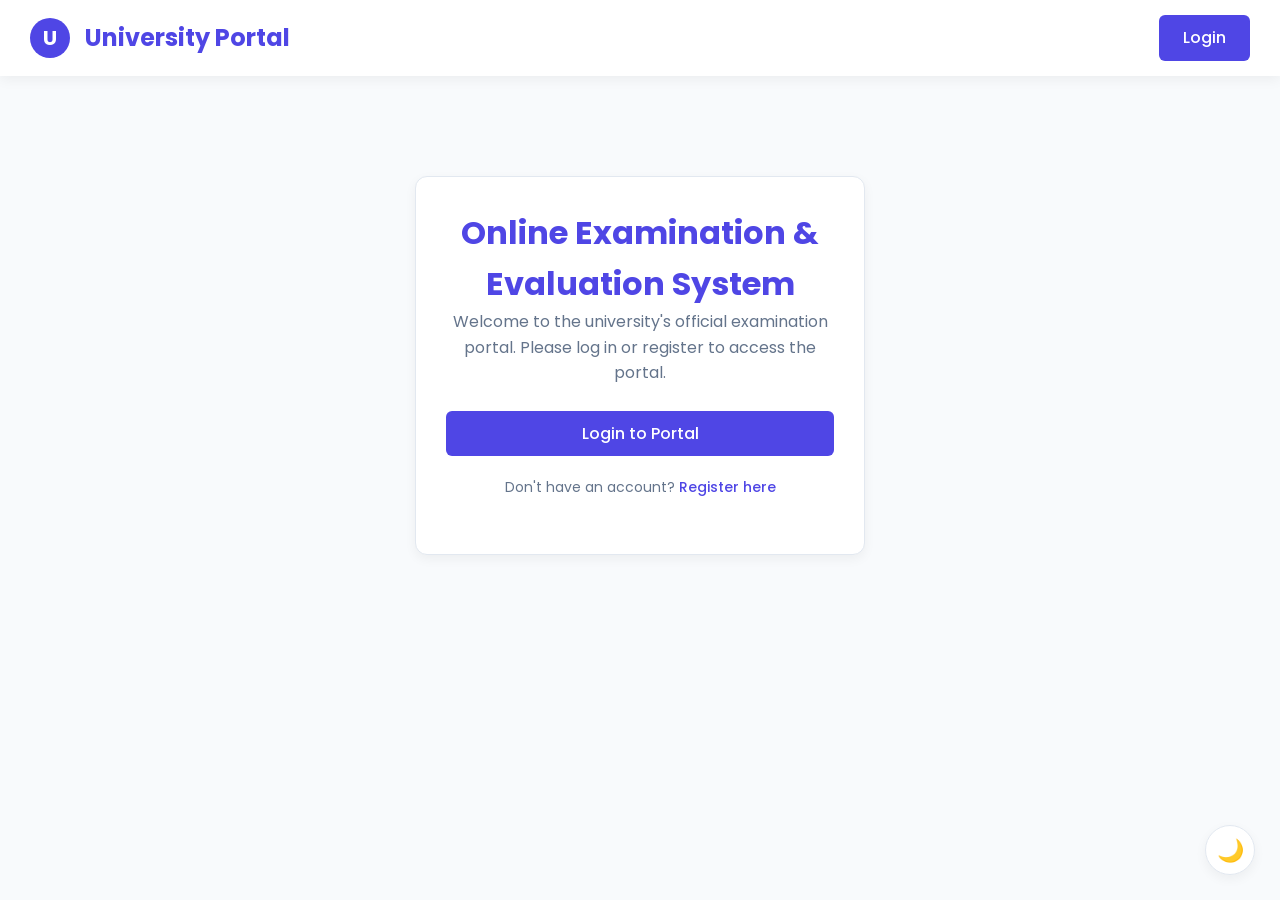
<file: index.html>
<!DOCTYPE html>
<html lang="en">
<head>
    <meta charset="UTF-8">
    <meta name="viewport" content="width=device-width, initial-scale=1.0">
    <title>Online Examination System</title>
    <link rel="stylesheet" href="styles.css">
</head>
<body>
    <header>
        <div class="logo-area">
            <div class="logo-placeholder">U</div>
            <h2>University Portal</h2>
        </div>
        <div id="headerAuthNav">
            <a href="login.html" class="btn">Login</a>
        </div>
    </header>

    <div class="container">
        <div class="card center-box">
            <h1>Online Examination & Evaluation System</h1>
            <p>Welcome to the university's official examination portal. Please log in or register to access the portal.</p>
            <div id="authActionArea">
                <a href="login.html" class="btn full-width">Login to Portal</a>
            </div>
            <p style="margin-top: 20px; font-size: 14px;">
                Don't have an account? <a href="register.html" style="color: var(--primary-color); text-decoration: none; font-weight: 500;">Register here</a>
            </p>
        </div>
    </div>
    <script src="script.js"></script>
</body>
</html>
</file>
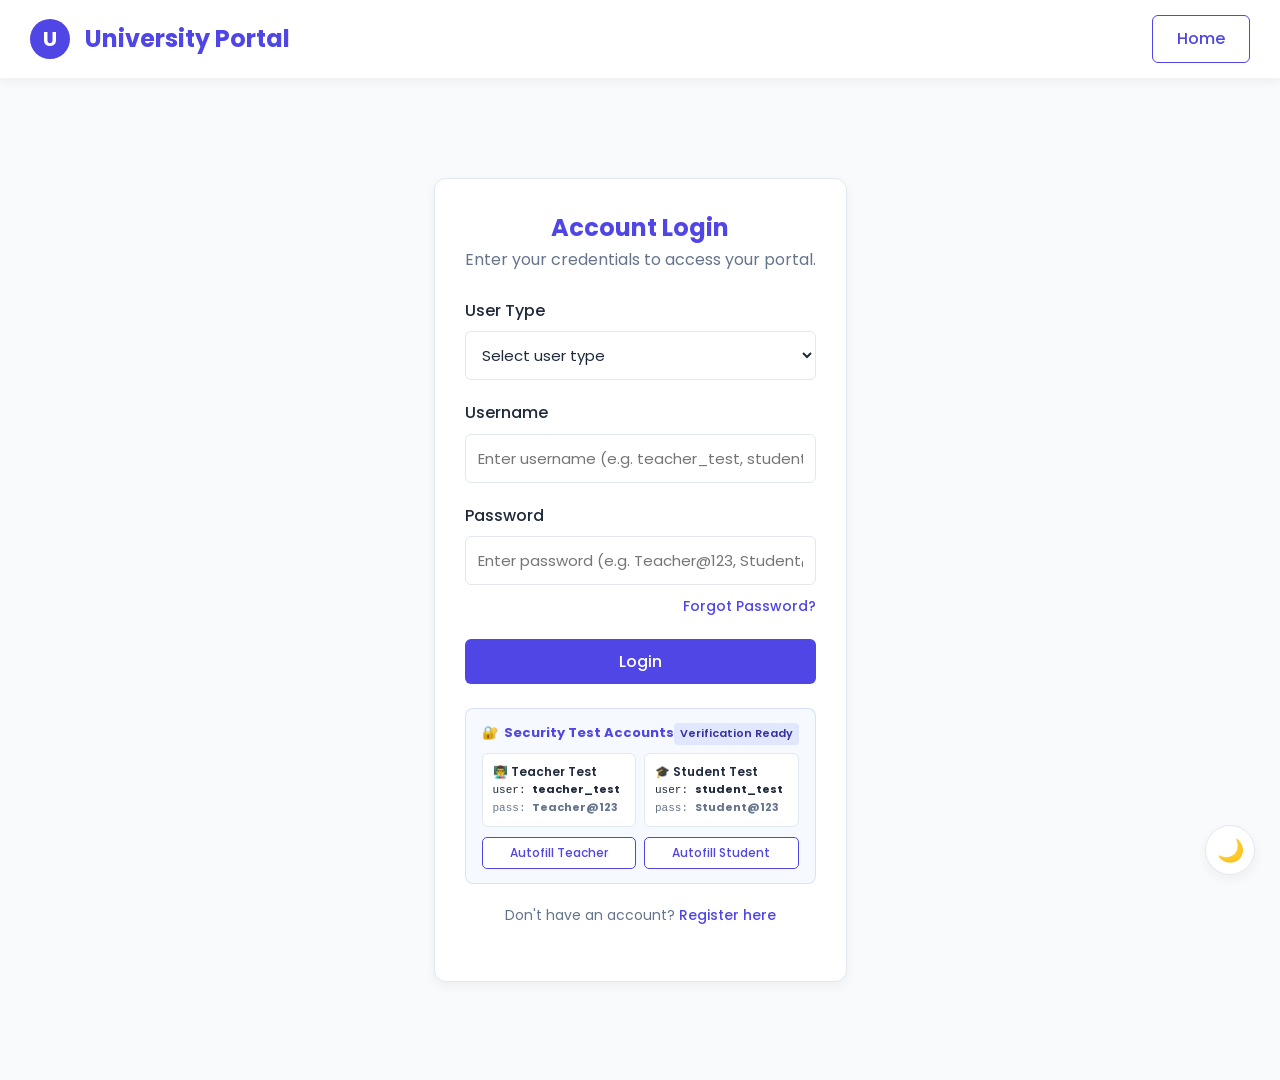
<file: admin-dashboard.html>
<!DOCTYPE html>
<html lang="en">
<head>
    <meta charset="UTF-8">
    <meta name="viewport" content="width=device-width, initial-scale=1.0">
    <title>Admin Dashboard - Online Examination System</title>
    <link rel="stylesheet" href="styles.css">
    <link rel="stylesheet" href="app-styles.css">
</head>
<body>
    <header></header>

    <div class="container">
        <!-- Dashboard Top Banner -->
        <div class="dashboard-banner-row">
            <div>
                <h1 style="font-size: 26px; margin-bottom: 4px;">University Administration Console</h1>
                <p style="color: var(--text-light); font-size: 14px; margin: 0;">Central control for students, faculty, examinations, submissions, and academic score sheets.</p>
            </div>
            <div class="banner-actions-row">
                <button onclick="openAddStudentModal()" class="btn btn-sm">+ Add Student</button>
                <button onclick="openAddTeacherModal()" class="btn btn-sm btn-secondary">+ Add Teacher</button>
            </div>
        </div>

        <!-- Global Metric Cards -->
        <div class="stats-grid">
            <div class="stat-card">
                <div class="stat-icon">🎓</div>
                <div class="stat-content">
                    <span class="stat-value" id="countStudents">0</span>
                    <span class="stat-label">Enrolled Students</span>
                </div>
            </div>
            <div class="stat-card">
                <div class="stat-icon">👨‍🏫</div>
                <div class="stat-content">
                    <span class="stat-value" id="countTeachers">0</span>
                    <span class="stat-label">Faculty Teachers</span>
                </div>
            </div>
            <div class="stat-card">
                <div class="stat-icon">📑</div>
                <div class="stat-content">
                    <span class="stat-value" id="countExams">0</span>
                    <span class="stat-label">Total Examinations</span>
                </div>
            </div>
            <div class="stat-card">
                <div class="stat-icon">📝</div>
                <div class="stat-content">
                    <span class="stat-value" id="countSubmissions">0</span>
                    <span class="stat-label">Exam Submissions</span>
                </div>
            </div>
            <div class="stat-card">
                <div class="stat-icon" style="color: #ef4444; background: #fee2e2;">🛡️</div>
                <div class="stat-content">
                    <span class="stat-value" id="countViolations" style="color: #ef4444;">0</span>
                    <span class="stat-label">Security Violations</span>
                </div>
            </div>
        </div>

        <!-- Section Navigation Tabs -->
        <div style="display: flex; gap: 8px; border-bottom: 2px solid var(--border-color); margin-bottom: 24px; overflow-x: auto;">
            <button class="nav-tab active" onclick="switchAdminTab('students', this)">Students Management</button>
            <button class="nav-tab" onclick="switchAdminTab('teachers', this)">Teachers Management</button>
            <button class="nav-tab" onclick="switchAdminTab('exams', this)">Examinations</button>
            <button class="nav-tab" onclick="switchAdminTab('submissions', this)">Attempts & Submissions</button>
            <button class="nav-tab" onclick="switchAdminTab('results', this)">Results & Score Sheets</button>
        </div>

        <!-- TAB 1: STUDENTS MANAGEMENT -->
        <div id="tab-students" class="admin-tab-content">
            <div class="card">
                <div class="section-toolbar">
                    <h3 style="margin: 0; font-size: 18px;">Registered Students Directory</h3>
                    <div class="search-filter-box">
                        <input type="text" id="searchStudentInput" class="search-input" placeholder="Search student by name, ID or email..." oninput="renderStudentsTable()">
                    </div>
                </div>
                <div class="table-responsive">
                    <table class="data-table">
                        <thead>
                            <tr>
                                <th>Student Name</th>
                                <th>Username / ID</th>
                                <th>Email</th>
                                <th>Department</th>
                                <th>Status</th>
                                <th style="text-align: right;">Actions</th>
                            </tr>
                        </thead>
                        <tbody id="studentsTableBody"></tbody>
                    </table>
                </div>
            </div>
        </div>

        <!-- TAB 2: TEACHERS MANAGEMENT -->
        <div id="tab-teachers" class="admin-tab-content" style="display: none;">
            <div class="card">
                <div class="section-toolbar">
                    <h3 style="margin: 0; font-size: 18px;">Faculty & Instructor Directory</h3>
                    <div class="search-filter-box">
                        <input type="text" id="searchTeacherInput" class="search-input" placeholder="Search teacher by name or department..." oninput="renderTeachersTable()">
                    </div>
                </div>
                <div class="table-responsive">
                    <table class="data-table">
                        <thead>
                            <tr>
                                <th>Teacher Name</th>
                                <th>Username</th>
                                <th>Department</th>
                                <th>Email</th>
                                <th>Status</th>
                                <th style="text-align: right;">Actions</th>
                            </tr>
                        </thead>
                        <tbody id="teachersTableBody"></tbody>
                    </table>
                </div>
            </div>
        </div>

        <!-- TAB 3: EXAMINATIONS MANAGEMENT -->
        <div id="tab-exams" class="admin-tab-content" style="display: none;">
            <div class="card">
                <div class="section-toolbar">
                    <h3 style="margin: 0; font-size: 18px;">Curriculum Examinations</h3>
                    <div class="search-filter-box">
                        <input type="text" id="searchExamInput" class="search-input" placeholder="Search exam name or code..." oninput="renderExamsTable()">
                        <select id="filterExamStatus" class="filter-select" onchange="renderExamsTable()">
                            <option value="all">All Statuses</option>
                            <option value="Published / Active">Published / Active</option>
                            <option value="Draft">Draft</option>
                            <option value="Completed">Completed</option>
                            <option value="Closed">Closed</option>
                        </select>
                    </div>
                </div>
                <div class="table-responsive">
                    <table class="data-table">
                        <thead>
                            <tr>
                                <th>Exam Name</th>
                                <th>Exam Code</th>
                                <th>Type</th>
                                <th>Date & Time</th>
                                <th>Duration</th>
                                <th>Total Marks</th>
                                <th>Status</th>
                                <th style="text-align: right;">Actions</th>
                            </tr>
                        </thead>
                        <tbody id="examsTableBody"></tbody>
                    </table>
                </div>
            </div>
        </div>

        <!-- TAB 4: ATTEMPTS & SUBMISSIONS -->
        <div id="tab-submissions" class="admin-tab-content" style="display: none;">
            <div class="card">
                <div class="section-toolbar">
                    <div>
                        <h3 style="margin: 0; font-size: 18px;">Student Attempts & Security Violations</h3>
                        <p style="color: var(--text-light); font-size: 13px; margin: 4px 0 0 0;">Inspect raw submissions, uploaded JPEG sheets, and proctoring tab violation records.</p>
                    </div>
                    <div class="search-filter-box">
                        <select id="filterSubStatus" class="filter-select" onchange="renderSubmissionsTable()">
                            <option value="all">All Attempts</option>
                            <option value="Failed — Security Violation">Security Violations Only</option>
                            <option value="Submitted">Submitted</option>
                            <option value="Under Correction">Under Correction</option>
                            <option value="Result Published">Result Published</option>
                        </select>
                    </div>
                </div>
                <div class="table-responsive">
                    <table class="data-table">
                        <thead>
                            <tr>
                                <th>Student</th>
                                <th>Exam Name</th>
                                <th>Type</th>
                                <th>Submitted At</th>
                                <th>Score</th>
                                <th>Attempt Status</th>
                                <th style="text-align: right;">Details</th>
                            </tr>
                        </thead>
                        <tbody id="submissionsTableBody"></tbody>
                    </table>
                </div>
            </div>
        </div>

        <!-- TAB 5: RESULTS & SCORE SHEETS -->
        <div id="tab-results" class="admin-tab-content" style="display: none;">
            <div class="card">
                <div class="section-toolbar">
                    <div>
                        <h3 style="margin: 0; font-size: 18px;">Examinations Results & Score Sheet Visibility</h3>
                        <p style="color: var(--text-light); font-size: 13px; margin: 4px 0 0 0;">Control whether score sheets are visible to students or held under correction.</p>
                    </div>
                </div>
                <div class="table-responsive">
                    <table class="data-table">
                        <thead>
                            <tr>
                                <th>Examination</th>
                                <th>Code</th>
                                <th>Faculty</th>
                                <th>Total Students</th>
                                <th>Score Sheet Status</th>
                                <th style="text-align: right;">Visibility Control</th>
                            </tr>
                        </thead>
                        <tbody id="resultsTableBody"></tbody>
                    </table>
                </div>
            </div>
        </div>
    </div>

    <!-- MODAL: ADD / EDIT STUDENT -->
    <div id="studentModal" class="modal-overlay">
        <div class="modal-card">
            <div class="modal-header">
                <h3 id="studentModalTitle">Add New Student</h3>
                <button class="modal-close-btn" onclick="closeStudentModal()">×</button>
            </div>
            <div class="modal-body">
                <input type="hidden" id="studentEditId">
                <div class="form-group">
                    <label>Full Name *</label>
                    <input type="text" id="studentFullName" class="form-control" placeholder="e.g. Maya Lin" required>
                </div>
                <div class="form-group">
                    <label>Username / Student ID *</label>
                    <input type="text" id="studentUsername" class="form-control" placeholder="e.g. mlin2027" required>
                </div>
                <div class="form-group">
                    <label>Email Address</label>
                    <input type="email" id="studentEmail" class="form-control" placeholder="e.g. mlin@student.university.edu">
                </div>
                <div class="form-group">
                    <label>Department / Degree</label>
                    <input type="text" id="studentDept" class="form-control" value="B.Tech Computer Science">
                </div>
            </div>
            <div class="modal-footer">
                <button class="btn btn-secondary" onclick="closeStudentModal()">Cancel</button>
                <button class="btn" onclick="saveStudent()">Save Student</button>
            </div>
        </div>
    </div>

    <!-- MODAL: ADD / EDIT TEACHER -->
    <div id="teacherModal" class="modal-overlay">
        <div class="modal-card">
            <div class="modal-header">
                <h3 id="teacherModalTitle">Add Faculty Teacher</h3>
                <button class="modal-close-btn" onclick="closeTeacherModal()">×</button>
            </div>
            <div class="modal-body">
                <input type="hidden" id="teacherEditId">
                <div class="form-group">
                    <label>Teacher Full Name *</label>
                    <input type="text" id="teacherFullName" class="form-control" placeholder="e.g. Prof. Alan Turing" required>
                </div>
                <div class="form-group">
                    <label>Faculty Username *</label>
                    <input type="text" id="teacherUsername" class="form-control" placeholder="e.g. aturing" required>
                </div>
                <div class="form-group">
                    <label>Email Address</label>
                    <input type="email" id="teacherEmail" class="form-control" placeholder="e.g. a.turing@university.edu">
                </div>
                <div class="form-group">
                    <label>Academic Department</label>
                    <input type="text" id="teacherDept" class="form-control" value="Computer Science & Engineering">
                </div>
            </div>
            <div class="modal-footer">
                <button class="btn btn-secondary" onclick="closeTeacherModal()">Cancel</button>
                <button class="btn" onclick="saveTeacher()">Save Faculty Member</button>
            </div>
        </div>
    </div>

    <!-- MODAL: VIEW ATTEMPT / JPEG VIEWER -->
    <div id="attemptModal" class="modal-overlay">
        <div class="modal-card modal-lg">
            <div class="modal-header">
                <h3 id="attemptModalTitle">Submission Details</h3>
                <button class="modal-close-btn" onclick="closeAttemptModal()">×</button>
            </div>
            <div class="modal-body" id="attemptModalContent">
                <!-- Dynamically populated -->
            </div>
            <div class="modal-footer">
                <button class="btn btn-secondary" onclick="closeAttemptModal()">Close</button>
            </div>
        </div>
    </div>

    <script src="exam-store.js"></script>
    <script src="app-utils.js"></script>
    <script src="script.js"></script>
    <script>
        // Tab Switcher styling helper
        const style = document.createElement('style');
        style.innerHTML = `
            .nav-tab {
                background: none;
                border: none;
                padding: 10px 18px;
                font-size: 14px;
                font-weight: 600;
                color: var(--text-light);
                cursor: pointer;
                border-bottom: 2px solid transparent;
                transition: all 0.2s;
            }
            .nav-tab:hover { color: var(--primary-color); }
            .nav-tab.active {
                color: var(--primary-color);
                border-bottom-color: var(--primary-color);
            }
        `;
        document.head.appendChild(style);

        function switchAdminTab(tabKey, tabBtn) {
            document.querySelectorAll('.admin-tab-content').forEach(el => el.style.display = 'none');
            document.querySelectorAll('.nav-tab').forEach(el => el.classList.remove('active'));
            const target = document.getElementById('tab-' + tabKey);
            if (target) target.style.display = 'block';
            if (tabBtn) tabBtn.classList.add('active');
        }

        function initAdminDashboard() {
            let currentUser = AppNav.requireAuth(['admin']);
            if (!currentUser) return;
            AppNav.render('admin-dashboard');

            renderCounts();
            renderStudentsTable();
            renderTeachersTable();
            renderExamsTable();
            renderSubmissionsTable();
            renderResultsTable();

            // Hash check
            const hash = window.location.hash.replace('#', '');
            if (['students', 'teachers', 'exams', 'submissions', 'results'].includes(hash)) {
                const btn = Array.from(document.querySelectorAll('.nav-tab')).find(b => b.textContent.toLowerCase().includes(hash));
                switchAdminTab(hash, btn);
            }
        }

        function renderCounts() {
            const students = ExamStore.getStudents();
            const teachers = ExamStore.getTeachers();
            const exams = ExamStore.getExams();
            const submissions = ExamStore.getSubmissions();
            const violations = submissions.filter(s => s.status === 'Failed — Security Violation');

            document.getElementById('countStudents').textContent = students.length;
            document.getElementById('countTeachers').textContent = teachers.length;
            document.getElementById('countExams').textContent = exams.length;
            document.getElementById('countSubmissions').textContent = submissions.length;
            document.getElementById('countViolations').textContent = violations.length;
        }

        // --- STUDENTS TABLE ---
        function renderStudentsTable() {
            const query = (document.getElementById('searchStudentInput')?.value || '').toLowerCase();
            let students = ExamStore.getStudents();
            if (query) {
                students = students.filter(s => 
                    s.fullName.toLowerCase().includes(query) || 
                    s.username.toLowerCase().includes(query) ||
                    (s.email && s.email.toLowerCase().includes(query))
                );
            }

            const tbody = document.getElementById('studentsTableBody');
            if (students.length === 0) {
                tbody.innerHTML = `<tr><td colspan="6" class="empty-state-box">No students matching criteria</td></tr>`;
                return;
            }

            tbody.innerHTML = students.map(s => `
                <tr>
                    <td><strong>${escapeHtml(s.fullName)}</strong></td>
                    <td><code>${escapeHtml(s.username)}</code></td>
                    <td>${escapeHtml(s.email || '—')}</td>
                    <td>${escapeHtml(s.department || 'General')}</td>
                    <td>${AppNav.getStatusBadge(s.status || 'Active')}</td>
                    <td style="text-align: right;">
                        <button class="btn btn-secondary btn-sm" onclick="editStudent('${s.id}')">Edit</button>
                        <button class="btn btn-sm ${s.status === 'Active' ? 'btn-outline-danger' : 'btn-secondary'}" onclick="toggleUserStatus('${s.id}')">
                            ${s.status === 'Active' ? 'Deactivate' : 'Activate'}
                        </button>
                        <button class="btn btn-danger btn-sm" onclick="deleteStudent('${s.id}')">Remove</button>
                    </td>
                </tr>
            `).join('');
        }

        // --- TEACHERS TABLE ---
        function renderTeachersTable() {
            const query = (document.getElementById('searchTeacherInput')?.value || '').toLowerCase();
            let teachers = ExamStore.getTeachers();
            if (query) {
                teachers = teachers.filter(t => 
                    t.fullName.toLowerCase().includes(query) || 
                    t.username.toLowerCase().includes(query) ||
                    (t.department && t.department.toLowerCase().includes(query))
                );
            }

            const tbody = document.getElementById('teachersTableBody');
            if (teachers.length === 0) {
                tbody.innerHTML = `<tr><td colspan="6" class="empty-state-box">No teachers found</td></tr>`;
                return;
            }

            tbody.innerHTML = teachers.map(t => `
                <tr>
                    <td><strong>${escapeHtml(t.fullName)}</strong></td>
                    <td><code>${escapeHtml(t.username)}</code></td>
                    <td>${escapeHtml(t.department || 'Computer Science')}</td>
                    <td>${escapeHtml(t.email || '—')}</td>
                    <td>${AppNav.getStatusBadge(t.status || 'Active')}</td>
                    <td style="text-align: right;">
                        <button class="btn btn-secondary btn-sm" onclick="editTeacher('${t.id}')">Edit</button>
                        <button class="btn btn-sm ${t.status === 'Active' ? 'btn-outline-danger' : 'btn-secondary'}" onclick="toggleUserStatus('${t.id}')">
                            ${t.status === 'Active' ? 'Deactivate' : 'Activate'}
                        </button>
                        <button class="btn btn-danger btn-sm" onclick="deleteTeacher('${t.id}')">Remove</button>
                    </td>
                </tr>
            `).join('');
        }

        // --- EXAMS TABLE ---
        function renderExamsTable() {
            const query = (document.getElementById('searchExamInput')?.value || '').toLowerCase();
            const filter = document.getElementById('filterExamStatus')?.value || 'all';
            let exams = ExamStore.getExams();

            if (filter !== 'all') {
                exams = exams.filter(e => e.status === filter);
            }
            if (query) {
                exams = exams.filter(e => 
                    e.name.toLowerCase().includes(query) || 
                    (e.examCode && e.examCode.toLowerCase().includes(query))
                );
            }

            const tbody = document.getElementById('examsTableBody');
            if (exams.length === 0) {
                tbody.innerHTML = `<tr><td colspan="8" class="empty-state-box">No examinations found</td></tr>`;
                return;
            }

            tbody.innerHTML = exams.map(e => `
                <tr>
                    <td>
                        <strong>${escapeHtml(e.name)}</strong>
                        <div style="font-size: 12px; color: var(--text-light);">${escapeHtml(e.subject)} · Faculty: ${escapeHtml(e.teacherName || 'Faculty')}</div>
                    </td>
                    <td><span class="exam-code-box" style="padding: 3px 8px; font-size: 13px;">${escapeHtml(e.examCode)}</span></td>
                    <td>
                        <span style="font-weight: 600; font-size: 12px; text-transform: uppercase;">
                            ${e.examType === 'jpeg' ? '📷 JPEG Answer' : '◉ MCQ (' + (e.checkingMode === 'auto' ? 'Auto' : 'Manual') + ')'}
                        </span>
                    </td>
                    <td>${e.date} at ${e.time}</td>
                    <td>${e.duration} min</td>
                    <td><strong>${e.totalMarks}</strong></td>
                    <td>${AppNav.getStatusBadge(e.status)}</td>
                    <td style="text-align: right;">
                        <button class="btn btn-secondary btn-sm" onclick="changeExamStatus('${e.id}')">Change Status</button>
                        <button class="btn btn-danger btn-sm" onclick="deleteExam('${e.id}')">Delete</button>
                    </td>
                </tr>
            `).join('');
        }

        // --- ATTEMPTS & SUBMISSIONS TABLE ---
        function renderSubmissionsTable() {
            const filter = document.getElementById('filterSubStatus')?.value || 'all';
            let subs = ExamStore.getSubmissions();

            if (filter !== 'all') {
                subs = subs.filter(s => s.status === filter);
            }

            const tbody = document.getElementById('submissionsTableBody');
            if (subs.length === 0) {
                tbody.innerHTML = `<tr><td colspan="7" class="empty-state-box">No submissions found</td></tr>`;
                return;
            }

            tbody.innerHTML = subs.map(s => {
                const isViolation = s.status === 'Failed — Security Violation';
                return `
                <tr style="${isViolation ? 'background: rgba(239, 68, 68, 0.04);' : ''}">
                    <td>
                        <strong>${escapeHtml(s.studentName)}</strong>
                        <div style="font-size: 12px; color: var(--text-light);">ID: ${escapeHtml(s.studentId || s.username)}</div>
                    </td>
                    <td>
                        ${escapeHtml(s.examName)}
                        <div style="font-size: 12px; color: var(--text-light);">Code: ${escapeHtml(s.examCode)}</div>
                    </td>
                    <td><span style="font-size: 12px; font-weight: 600;">${s.examType === 'jpeg' ? '📷 JPEG' : '◉ MCQ'}</span></td>
                    <td>${s.submittedAt ? new Date(s.submittedAt).toLocaleTimeString() : 'In Progress'}</td>
                    <td><strong>${isViolation ? '0' : s.obtainedScore} / ${s.totalMarks}</strong></td>
                    <td>
                        ${AppNav.getStatusBadge(s.status)}
                        ${isViolation ? `<div style="font-size: 11px; color: #ef4444; margin-top: 3px;">⚠ ${escapeHtml(s.securityViolation?.reason || 'Tab switch')}</div>` : ''}
                    </td>
                    <td style="text-align: right;">
                        <button class="btn btn-secondary btn-sm" onclick="viewAttemptDetails('${s.id}')">View Details</button>
                    </td>
                </tr>
                `;
            }).join('');
        }

        // --- RESULTS & SCORE SHEETS TABLE ---
        function renderResultsTable() {
            const exams = ExamStore.getExams();
            const tbody = document.getElementById('resultsTableBody');

            tbody.innerHTML = exams.map(e => {
                const subs = ExamStore.getSubmissionsForExam(e.id);
                const isPublished = e.scoreSheetStatus === 'Result Published';
                return `
                <tr>
                    <td>
                        <strong>${escapeHtml(e.name)}</strong>
                        <div style="font-size: 12px; color: var(--text-light);">${escapeHtml(e.subject)} · Marks: ${e.totalMarks}</div>
                    </td>
                    <td><span class="exam-code-box" style="padding: 2px 6px; font-size: 12px;">${escapeHtml(e.examCode)}</span></td>
                    <td>${escapeHtml(e.teacherName || 'Faculty')}</td>
                    <td><strong>${subs.length} candidates</strong></td>
                    <td>${AppNav.getStatusBadge(e.scoreSheetStatus || 'Not Evaluated')}</td>
                    <td style="text-align: right;">
                        ${isPublished 
                            ? `<button class="btn btn-outline-danger btn-sm" onclick="toggleAdminPublish('${e.id}', false)">Revoke Publication</button>` 
                            : `<button class="btn btn-sm" onclick="toggleAdminPublish('${e.id}', true)">Publish to Students</button>`
                        }
                    </td>
                </tr>
                `;
            }).join('');
        }

        // --- STUDENT CRUD MODAL HANDLERS ---
        function openAddStudentModal() {
            document.getElementById('studentEditId').value = '';
            document.getElementById('studentModalTitle').textContent = 'Add New Student';
            document.getElementById('studentFullName').value = '';
            document.getElementById('studentUsername').value = '';
            document.getElementById('studentEmail').value = '';
            document.getElementById('studentDept').value = 'B.Tech Computer Science';
            document.getElementById('studentModal').classList.add('open');
        }

        function editStudent(id) {
            const user = ExamStore.getUsers().find(u => u.id === id);
            if (!user) return;
            document.getElementById('studentEditId').value = user.id;
            document.getElementById('studentModalTitle').textContent = 'Edit Student Details';
            document.getElementById('studentFullName').value = user.fullName;
            document.getElementById('studentUsername').value = user.username;
            document.getElementById('studentEmail').value = user.email || '';
            document.getElementById('studentDept').value = user.department || '';
            document.getElementById('studentModal').classList.add('open');
        }

        function closeStudentModal() {
            document.getElementById('studentModal').classList.remove('open');
        }

        function saveStudent() {
            const id = document.getElementById('studentEditId').value;
            const fullName = document.getElementById('studentFullName').value.trim();
            const username = document.getElementById('studentUsername').value.trim();
            const email = document.getElementById('studentEmail').value.trim();
            const department = document.getElementById('studentDept').value.trim();

            if (!fullName || !username) {
                Toast.show('Student name and username are required', 'warning');
                return;
            }

            if (id) {
                ExamStore.updateUser(id, { fullName, username, email, department });
                Toast.show('Student updated successfully', 'success');
            } else {
                ExamStore.addUser({ fullName, username, email, department, role: 'student', status: 'Active' });
                Toast.show('New student added successfully', 'success');
            }
            closeStudentModal();
            renderStudentsTable();
            renderCounts();
        }

        function deleteStudent(id) {
            if (confirm('Are you sure you want to remove this student account?')) {
                ExamStore.deleteUser(id);
                Toast.show('Student account removed', 'danger');
                renderStudentsTable();
                renderCounts();
            }
        }

        // --- TEACHER CRUD MODAL HANDLERS ---
        function openAddTeacherModal() {
            document.getElementById('teacherEditId').value = '';
            document.getElementById('teacherModalTitle').textContent = 'Add Faculty Teacher';
            document.getElementById('teacherFullName').value = '';
            document.getElementById('teacherUsername').value = '';
            document.getElementById('teacherEmail').value = '';
            document.getElementById('teacherDept').value = 'Computer Science';
            document.getElementById('teacherModal').classList.add('open');
        }

        function editTeacher(id) {
            const user = ExamStore.getUsers().find(u => u.id === id);
            if (!user) return;
            document.getElementById('teacherEditId').value = user.id;
            document.getElementById('teacherModalTitle').textContent = 'Edit Faculty Details';
            document.getElementById('teacherFullName').value = user.fullName;
            document.getElementById('teacherUsername').value = user.username;
            document.getElementById('teacherEmail').value = user.email || '';
            document.getElementById('teacherDept').value = user.department || '';
            document.getElementById('teacherModal').classList.add('open');
        }

        function closeTeacherModal() {
            document.getElementById('teacherModal').classList.remove('open');
        }

        function saveTeacher() {
            const id = document.getElementById('teacherEditId').value;
            const fullName = document.getElementById('teacherFullName').value.trim();
            const username = document.getElementById('teacherUsername').value.trim();
            const email = document.getElementById('teacherEmail').value.trim();
            const department = document.getElementById('teacherDept').value.trim();

            if (!fullName || !username) {
                Toast.show('Teacher name and username are required', 'warning');
                return;
            }

            if (id) {
                ExamStore.updateUser(id, { fullName, username, email, department });
                Toast.show('Faculty updated successfully', 'success');
            } else {
                ExamStore.addUser({ fullName, username, email, department, role: 'teacher', status: 'Active' });
                Toast.show('New teacher added successfully', 'success');
            }
            closeTeacherModal();
            renderTeachersTable();
            renderCounts();
        }

        function deleteTeacher(id) {
            if (confirm('Are you sure you want to remove this teacher?')) {
                ExamStore.deleteUser(id);
                Toast.show('Teacher account removed', 'danger');
                renderTeachersTable();
                renderCounts();
            }
        }

        function toggleUserStatus(id) {
            const newStatus = ExamStore.toggleUserStatus(id);
            Toast.show(`Account status changed to ${newStatus}`, 'info');
            renderStudentsTable();
            renderTeachersTable();
        }

        // --- EXAM MANAGEMENT ACTIONS ---
        function changeExamStatus(id) {
            const exam = ExamStore.getExamById(id);
            if (!exam) return;
            const statuses = ['Draft', 'Published / Active', 'Completed', 'Closed'];
            const nextIdx = (statuses.indexOf(exam.status) + 1) % statuses.length;
            const nextStatus = statuses[nextIdx];

            ExamStore.updateExam(id, { status: nextStatus });
            Toast.show(`Exam status updated to "${nextStatus}"`, 'info');
            renderExamsTable();
            renderCounts();
        }

        function deleteExam(id) {
            if (confirm('Are you sure you want to permanently delete this examination and all its questions?')) {
                ExamStore.deleteExam(id);
                Toast.show('Examination deleted', 'danger');
                renderExamsTable();
                renderCounts();
            }
        }

        function toggleAdminPublish(examId, shouldPublish) {
            if (shouldPublish) {
                ExamStore.publishScoreSheet(examId);
                Toast.show('Score sheet published! Visible to students now.', 'success');
            } else {
                ExamStore.unpublishScoreSheet(examId);
                Toast.show('Score sheet revoked. Students will see "Under Correction".', 'warning');
            }
            renderResultsTable();
            renderSubmissionsTable();
        }

        // --- ATTEMPT DETAILS MODAL ---
        function viewAttemptDetails(subId) {
            const sub = ExamStore.getSubmissionById(subId);
            if (!sub) return;
            const exam = ExamStore.getExamById(sub.examId);

            let answersHtml = '';
            if (sub.examType === 'jpeg') {
                answersHtml = Object.keys(sub.answers).map((qid, idx) => {
                    const ans = sub.answers[qid];
                    const qObj = exam ? exam.questions.find(q => q.id === qid) : null;
                    return `
                        <div style="border: 1px solid var(--border-color); border-radius: 8px; padding: 16px; margin-bottom: 16px; background: var(--secondary-color);">
                            <strong>Question ${idx + 1}:</strong> ${qObj ? escapeHtml(qObj.text) : 'Question ' + qid}
                            <div style="margin-top: 10px;">
                                ${ans.fileData ? `
                                    <div style="display: flex; gap: 15px; align-items: flex-start; flex-wrap: wrap;">
                                        <img src="${ans.fileData}" style="max-width: 100%; max-height: 280px; border-radius: 6px; border: 1px solid var(--border-color); box-shadow: var(--shadow);">
                                        <div>
                                            <p style="margin: 0; font-size: 13px;"><strong>File:</strong> ${escapeHtml(ans.fileName || 'answer.jpg')}</p>
                                            <p style="margin: 4px 0; font-size: 13px;"><strong>Score Awarded:</strong> ${sub.questionScores[qid] !== undefined ? sub.questionScores[qid] : 'Not graded'}</p>
                                            <p style="margin: 4px 0; font-size: 13px;"><strong>Remarks:</strong> ${escapeHtml(sub.questionRemarks[qid] || 'None')}</p>
                                        </div>
                                    </div>
                                ` : '<span style="color: var(--danger-color);">No answer file uploaded</span>'}
                            </div>
                        </div>
                    `;
                }).join('');
            } else {
                // MCQ
                answersHtml = Object.keys(sub.answers).map((qid, idx) => {
                    const ans = sub.answers[qid];
                    const qObj = exam ? exam.questions.find(q => q.id === qid) : null;
                    const letter = ans && ans.answer !== undefined ? ['A', 'B', 'C', 'D'][ans.answer] : 'None';
                    return `
                        <div style="padding: 10px 14px; border-bottom: 1px solid var(--border-color); display: flex; justify-content: space-between; align-items: center;">
                            <div>
                                <strong>Q${idx + 1}:</strong> ${qObj ? escapeHtml(qObj.text) : qid}
                                <div style="font-size: 12px; color: var(--text-light); margin-top: 2px;">Selected: <strong>Option ${letter}</strong></div>
                            </div>
                            <div>
                                <span style="font-weight: 700; color: ${sub.questionScores[qid] > 0 ? 'var(--success-color)' : 'var(--danger-color)'};">
                                    +${sub.questionScores[qid] || 0} Marks
                                </span>
                            </div>
                        </div>
                    `;
                }).join('');
            }

            document.getElementById('attemptModalContent').innerHTML = `
                <div style="display: grid; grid-template-columns: 1fr 1fr; gap: 15px; margin-bottom: 20px; padding: 14px; background: var(--secondary-color); border-radius: 8px;">
                    <div><strong>Candidate:</strong> ${escapeHtml(sub.studentName)} (${escapeHtml(sub.studentId || sub.username)})</div>
                    <div><strong>Exam:</strong> ${escapeHtml(sub.examName)} [${escapeHtml(sub.examCode)}]</div>
                    <div><strong>Status:</strong> ${AppNav.getStatusBadge(sub.status)}</div>
                    <div><strong>Total Marks:</strong> ${sub.status === 'Failed — Security Violation' ? '0 (Terminated)' : sub.obtainedScore + ' / ' + sub.totalMarks}</div>
                </div>

                ${sub.securityViolation ? `
                    <div style="background: #fef2f2; border: 1.5px solid #fecaca; border-radius: 8px; padding: 14px; margin-bottom: 20px; color: #b91c1c;">
                        <h4 style="margin: 0 0 6px 0; color: #b91c1c;">🛡️ Security Incident Logged</h4>
                        <p style="margin: 0; font-size: 13px;"><strong>Violation:</strong> ${escapeHtml(sub.securityViolation.reason)}</p>
                        <p style="margin: 2px 0 0 0; font-size: 12px; color: #7f1d1d;">Logged at: ${new Date(sub.securityViolation.timestamp).toLocaleString()}</p>
                    </div>
                ` : ''}

                <h4 style="margin-bottom: 12px;">Submitted Answer Records</h4>
                <div>${answersHtml || '<p class="empty-state-box">No question responses logged</p>'}</div>
            `;
            document.getElementById('attemptModal').classList.add('open');
        }

        function closeAttemptModal() {
            document.getElementById('attemptModal').classList.remove('open');
        }

        document.addEventListener('DOMContentLoaded', initAdminDashboard);
    </script>
</body>
</html>
</file>
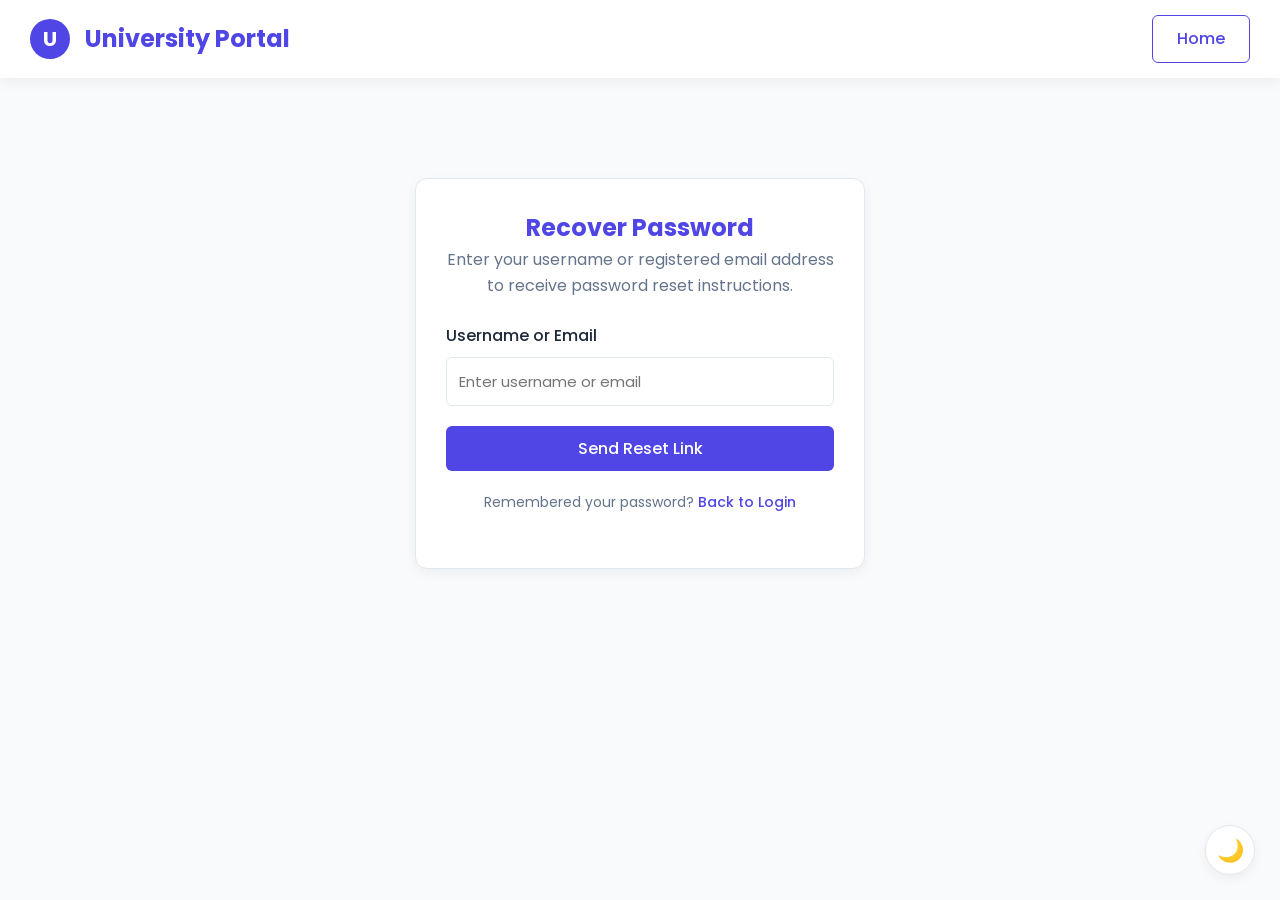
<file: forgot-password.html>
<!DOCTYPE html>
<html lang="en">
<head>
    <meta charset="UTF-8">
    <meta name="viewport" content="width=device-width, initial-scale=1.0">
    <title>Forgot Password - Online Examination System</title>
    <link rel="stylesheet" href="styles.css">
</head>
<body>
    <header>
        <div class="logo-area">
            <div class="logo-placeholder">U</div>
            <h2>University Portal</h2>
        </div>
        <a href="index.html" class="btn btn-secondary">Home</a>
    </header>

    <div class="container">
        <div class="card center-box">
            <h2>Recover Password</h2>
            <p>Enter your username or registered email address to receive password reset instructions.</p>
            
            <form action="javascript:void(0);" onsubmit="handleForgotPassword()">
                <div class="form-group">
                    <label for="recoveryInput">Username or Email</label>
                    <input type="text" id="recoveryInput" class="form-control" placeholder="Enter username or email" required>
                </div>

                <button type="submit" class="btn full-width">Send Reset Link</button>
            </form>

            <p style="margin-top: 20px; font-size: 14px;">
                Remembered your password? <a href="login.html" style="color: var(--primary-color); text-decoration: none; font-weight: 500;">Back to Login</a>
            </p>
        </div>
    </div>

    <script src="script.js"></script>
</body>
</html>
</file>
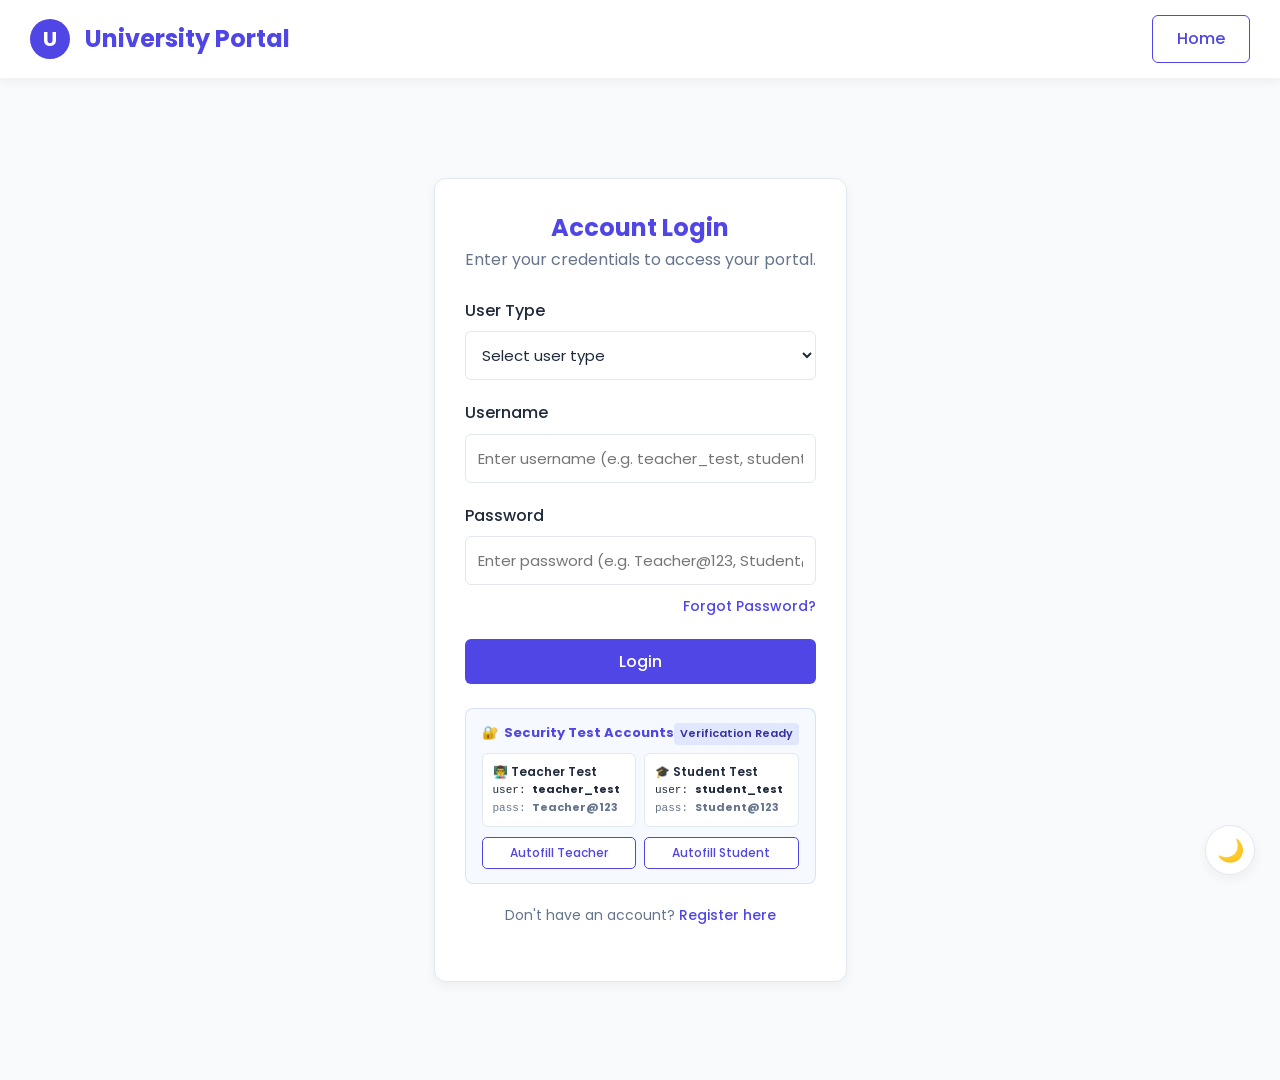
<file: login.html>
<!DOCTYPE html>
<html lang="en">
<head>
    <meta charset="UTF-8">
    <meta name="viewport" content="width=device-width, initial-scale=1.0">
    <title>Login - Online Examination System</title>
    <link rel="stylesheet" href="styles.css">
    <link rel="stylesheet" href="app-styles.css">
</head>
<body>
    <header>
        <div class="logo-area">
            <div class="logo-placeholder">U</div>
            <h2>University Portal</h2>
        </div>
        <a href="index.html" class="btn btn-secondary">Home</a>
    </header>

    <div class="container">
        <div class="card center-box">
            <h2>Account Login</h2>
            <p>Enter your credentials to access your portal.</p>
            
            <form action="javascript:void(0);" onsubmit="handleLogin()">
                <div class="form-group">
                    <label for="userType">User Type</label>
                    <select id="userType" class="form-control" required>
                        <option value="" disabled selected>Select user type</option>
                        <option value="student">Student</option>
                        <option value="teacher">Teacher</option>
                        <option value="admin">Administrator</option>
                    </select>
                </div>

                <div class="form-group">
                    <label for="username">Username</label>
                    <input type="text" id="username" class="form-control" placeholder="Enter username (e.g. teacher_test, student_test)" required>
                </div>

                <div class="form-group">
                    <label for="password">Password</label>
                    <input type="password" id="password" class="form-control" placeholder="Enter password (e.g. Teacher@123, Student@123)" required>
                    <div style="text-align: right; margin-top: 8px;">
                        <a href="forgot-password.html" style="color: var(--primary-color); font-size: 14px; text-decoration: none; font-weight: 500;">Forgot Password?</a>
                    </div>
                </div>

                <button type="submit" class="btn full-width">Login</button>
            </form>

            <!-- Test Credentials Helper for Security Verification -->
            <div style="margin-top: 24px; padding: 14px 16px; background: rgba(37, 99, 235, 0.04); border: 1px solid rgba(37, 99, 235, 0.15); border-radius: 8px; text-align: left; font-size: 13px;">
                <div style="display: flex; align-items: center; justify-content: space-between; margin-bottom: 8px;">
                    <strong style="color: var(--primary-color); display: flex; align-items: center; gap: 6px;">
                        <span>🔐</span> Security Test Accounts
                    </strong>
                    <span style="font-size: 11px; background: #e0e7ff; color: #3730a3; padding: 2px 6px; border-radius: 4px; font-weight: 600;">Verification Ready</span>
                </div>
                <div style="display: grid; grid-template-columns: 1fr 1fr; gap: 8px; margin-bottom: 10px;">
                    <div style="background: white; padding: 8px 10px; border-radius: 6px; border: 1px solid var(--border-color);">
                        <div style="font-weight: 600; color: #1e293b; font-size: 12px;">👨‍🏫 Teacher Test</div>
                        <div style="color: var(--text-main); font-family: monospace; font-size: 11px;">user: <b>teacher_test</b></div>
                        <div style="color: var(--text-light); font-family: monospace; font-size: 11px;">pass: <b>Teacher@123</b></div>
                    </div>
                    <div style="background: white; padding: 8px 10px; border-radius: 6px; border: 1px solid var(--border-color);">
                        <div style="font-weight: 600; color: #1e293b; font-size: 12px;">🎓 Student Test</div>
                        <div style="color: var(--text-main); font-family: monospace; font-size: 11px;">user: <b>student_test</b></div>
                        <div style="color: var(--text-light); font-family: monospace; font-size: 11px;">pass: <b>Student@123</b></div>
                    </div>
                </div>
                <div style="display: flex; gap: 8px;">
                    <button type="button" onclick="fillTestCredentials('teacher', 'teacher_test', 'Teacher@123')" class="btn btn-secondary btn-sm" style="flex: 1; font-size: 12px; padding: 6px 8px;">Autofill Teacher</button>
                    <button type="button" onclick="fillTestCredentials('student', 'student_test', 'Student@123')" class="btn btn-secondary btn-sm" style="flex: 1; font-size: 12px; padding: 6px 8px;">Autofill Student</button>
                </div>
            </div>

            <p style="margin-top: 20px; font-size: 14px;">
                Don't have an account? <a href="register.html" style="color: var(--primary-color); text-decoration: none; font-weight: 500;">Register here</a>
            </p>
        </div>
    </div>

    <script src="exam-store.js"></script>
    <script src="app-utils.js"></script>
    <script src="script.js"></script>
    <script>
        function fillTestCredentials(role, username, password) {
            document.getElementById('userType').value = role;
            document.getElementById('username').value = username;
            document.getElementById('password').value = password;
        }
    </script>
</body>
</html>
</file>
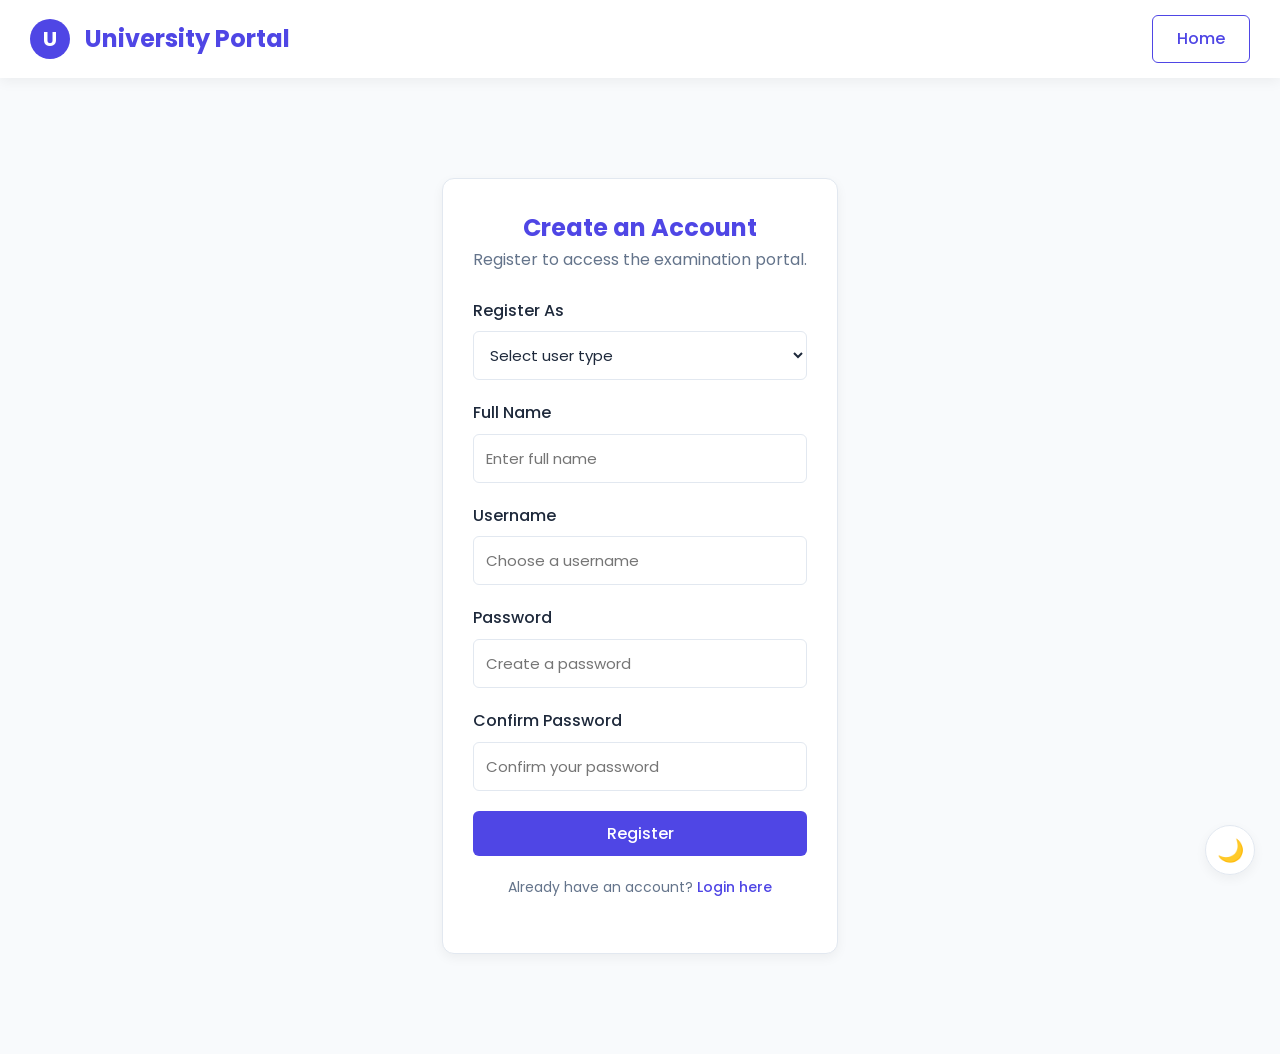
<file: register.html>
<!DOCTYPE html>
<html lang="en">
<head>
    <meta charset="UTF-8">
    <meta name="viewport" content="width=device-width, initial-scale=1.0">
    <title>Register - Online Examination System</title>
    <link rel="stylesheet" href="styles.css">
    <link rel="stylesheet" href="app-styles.css">
</head>
<body>
    <header>
        <div class="logo-area">
            <div class="logo-placeholder">U</div>
            <h2>University Portal</h2>
        </div>
        <a href="index.html" class="btn btn-secondary">Home</a>
    </header>

    <div class="container">
        <div class="card center-box">
            <h2>Create an Account</h2>
            <p>Register to access the examination portal.</p>
            
            <form action="javascript:void(0);" onsubmit="handleRegister()">
                <div class="form-group">
                    <label for="regUserType">Register As</label>
                    <select id="regUserType" class="form-control" required>
                        <option value="" disabled selected>Select user type</option>
                        <option value="student">Student</option>
                        <option value="teacher">Teacher</option>
                        <option value="admin">Administrator</option>
                    </select>
                </div>

                <div class="form-group">
                    <label for="fullName">Full Name</label>
                    <input type="text" id="fullName" class="form-control" placeholder="Enter full name" required>
                </div>

                <div class="form-group">
                    <label for="regUsername">Username</label>
                    <input type="text" id="regUsername" class="form-control" placeholder="Choose a username" required>
                </div>

                <div class="form-group">
                    <label for="regPassword">Password</label>
                    <input type="password" id="regPassword" class="form-control" placeholder="Create a password" required>
                </div>

                <div class="form-group">
                    <label for="confirmPassword">Confirm Password</label>
                    <input type="password" id="confirmPassword" class="form-control" placeholder="Confirm your password" required>
                </div>

                <button type="submit" class="btn full-width">Register</button>
            </form>

            <p style="margin-top: 20px; font-size: 14px;">
                Already have an account? <a href="login.html" style="color: var(--primary-color); text-decoration: none; font-weight: 500;">Login here</a>
            </p>
        </div>
    </div>

    <script src="exam-store.js"></script>
    <script src="app-utils.js"></script>
    <script src="script.js"></script>
</body>
</html>
</file>
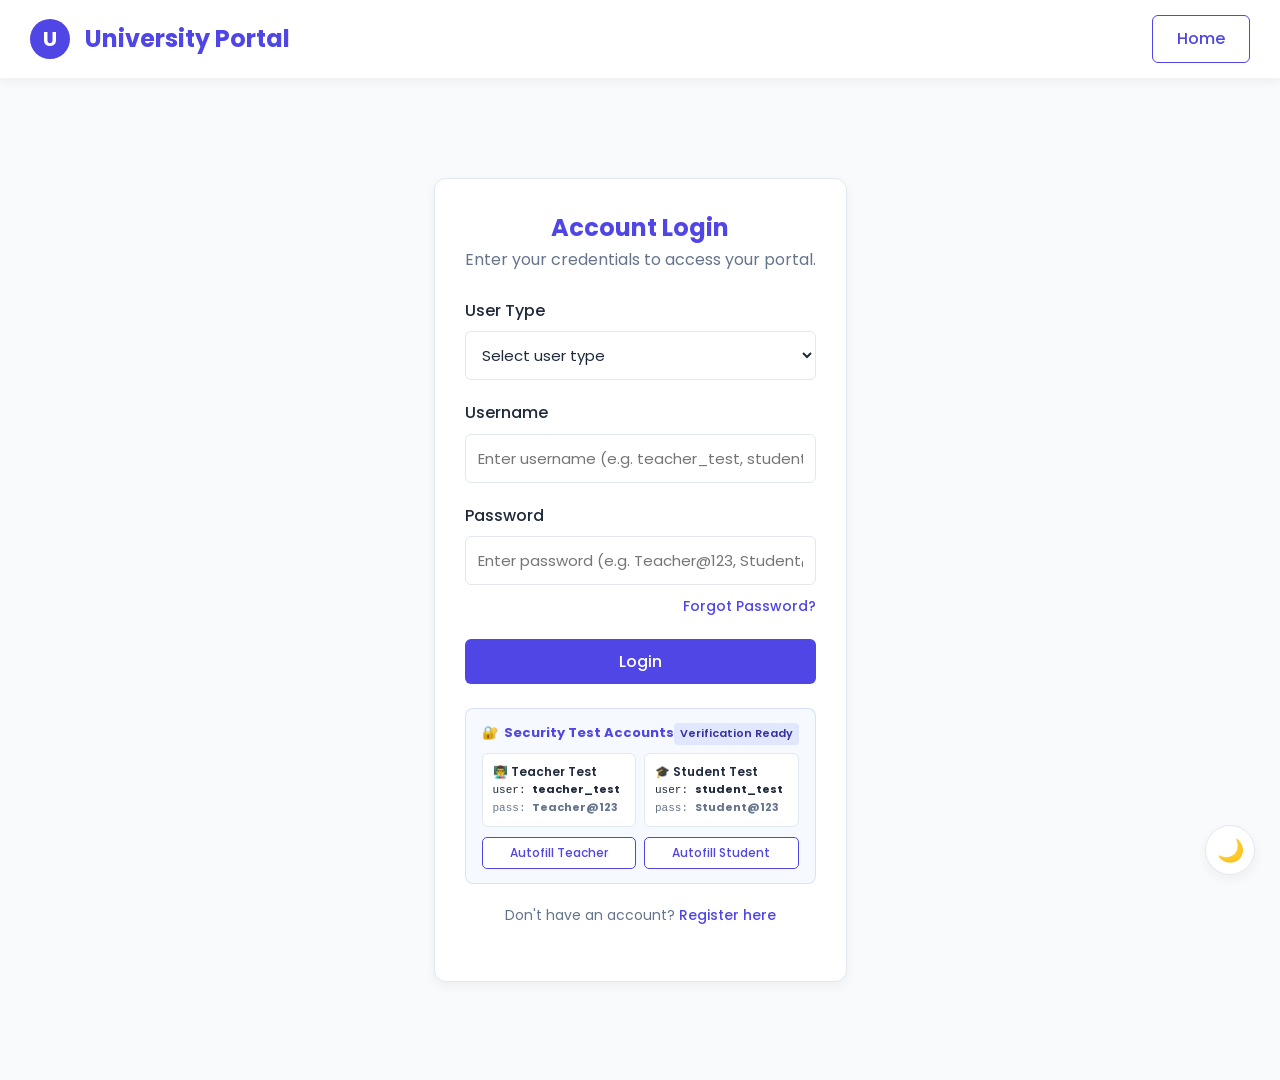
<file: student-attend-exam.html>
<!DOCTYPE html>
<html lang="en">
<head>
    <meta charset="UTF-8">
    <meta name="viewport" content="width=device-width, initial-scale=1.0">
    <title>Examination Session - Online Examination System</title>
    <link rel="stylesheet" href="styles.css">
    <link rel="stylesheet" href="app-styles.css">
    <style>
        /* Distraction-Free Exam Top Bar */
        .exam-header-bar {
            background: var(--card-bg);
            border-bottom: 2px solid var(--border-color);
            padding: 12px 24px;
            display: flex;
            justify-content: space-between;
            align-items: center;
            position: sticky;
            top: 0;
            z-index: 1000;
            box-shadow: 0 2px 8px rgba(0,0,0,0.05);
        }
        @media (max-width: 640px) {
            .exam-header-bar {
                padding: 10px 14px;
                flex-direction: column;
                align-items: stretch;
                gap: 10px;
            }
            .exam-header-bar > div:first-child {
                width: 100%;
            }
            .exam-header-bar > div:last-child {
                width: 100%;
                justify-content: space-between;
            }
            .exam-header-bar .timer-widget {
                flex: 1;
                font-size: 15px;
                padding: 6px 10px;
            }
            .exam-header-bar #btnTopSubmit {
                min-height: 38px;
                padding: 6px 14px;
            }
        }
        .exam-layout-grid {
            display: grid;
            grid-template-columns: 1fr 300px;
            gap: 24px;
            margin-top: 20px;
            min-height: calc(100vh - 120px);
        }
        @media (max-width: 960px) {
            .exam-layout-grid {
                grid-template-columns: 1fr;
            }
        }
        .question-workspace-card {
            background: var(--card-bg);
            border: 1px solid var(--border-color);
            border-radius: var(--border-radius);
            padding: 32px;
            box-shadow: var(--shadow);
            display: flex;
            flex-direction: column;
            justify-content: space-between;
        }
        @media (max-width: 640px) {
            .question-workspace-card {
                padding: 18px 14px;
            }
            .exam-bottom-toolbar {
                flex-direction: column;
                align-items: stretch;
                gap: 10px;
            }
            .exam-bottom-toolbar > div {
                display: flex;
                width: 100%;
                gap: 8px;
            }
            .exam-bottom-toolbar .btn {
                flex: 1;
                width: 100%;
                text-align: center;
                justify-content: center;
            }
        }
        .question-meta-row {
            display: flex;
            justify-content: space-between;
            align-items: center;
            border-bottom: 1px solid var(--border-color);
            padding-bottom: 16px;
            margin-bottom: 24px;
        }
        .question-text-title {
            font-size: 19px;
            font-weight: 600;
            line-height: 1.6;
            color: var(--text-color);
            margin-bottom: 24px;
        }
        .q-palette-grid {
            display: grid;
            grid-template-columns: repeat(5, 1fr);
            gap: 10px;
            margin-top: 14px;
        }
        /* Modal for Fullscreen Security Lockdown */
        .security-lockdown-overlay {
            position: fixed;
            top: 0;
            left: 0;
            right: 0;
            bottom: 0;
            background: rgba(15, 23, 42, 0.95);
            backdrop-filter: blur(8px);
            z-index: 99999;
            display: none;
            align-items: center;
            justify-content: center;
            padding: 24px;
        }
        /* Begin Overlay */
        .begin-overlay {
            position: fixed;
            top: 0;
            left: 0;
            right: 0;
            bottom: 0;
            background: rgba(15, 23, 42, 0.85);
            backdrop-filter: blur(6px);
            z-index: 9000;
            display: flex;
            align-items: center;
            justify-content: center;
            padding: 20px;
        }
    </style>
</head>
<body style="background-color: var(--bg-color);">

    <!-- DISTRACTION-FREE EXAM TOP BAR -->
    <div class="exam-header-bar">
        <div style="display: flex; align-items: center; gap: 14px;">
            <div class="logo-placeholder" style="width: 36px; height: 36px; font-size: 16px;">U</div>
            <div>
                <h2 style="font-size: 16px; margin: 0; line-height: 1.2;" id="topExamTitle">Examination Portal</h2>
                <div style="font-size: 12px; color: var(--text-light);" id="topExamSubtitle">Course Code · Total Marks: 0</div>
            </div>
        </div>

        <div style="display: flex; align-items: center; gap: 18px;">
            <!-- VISUAL COUNTDOWN TIMER (Section 20) -->
            <div class="timer-widget" id="examTimerDisplay">
                <span>⏱️</span>
                <span id="timerText">--:--</span>
            </div>

            <!-- SUBMIT EXAM BUTTON -->
            <button type="button" class="btn btn-sm" id="btnTopSubmit" onclick="confirmSubmitExam()" style="background-color: #10b981;">
                ✓ Submit Exam
            </button>
        </div>
    </div>

    <!-- MAIN EXAM CONTAINER -->
    <div class="container" style="max-width: 1350px; padding: 20px;">
        <div class="exam-layout-grid">
            
            <!-- LEFT AREA: QUESTION WORKSPACE (Majority of Screen) -->
            <div class="question-workspace-card">
                <div>
                    <!-- Meta Row -->
                    <div class="question-meta-row">
                        <div style="display: flex; align-items: center; gap: 10px;">
                            <span class="role-badge role-teacher" style="font-size: 12px; padding: 4px 10px;" id="qNumberBadge">Question 1 of 5</span>
                            <span class="status-badge badge-draft" id="qTypeBadge">MCQ</span>
                        </div>
                        <div style="font-size: 13px; font-weight: 600; color: var(--text-light);" id="qMarksBadge">
                            Marks: 10
                        </div>
                    </div>

                    <!-- Question Text -->
                    <div class="question-text-title" id="questionText">
                        Loading question content...
                    </div>

                    <!-- MCQ OPTIONS CONTAINER -->
                    <div id="mcqOptionsContainer" style="display: none;">
                        <!-- Options generated dynamically -->
                    </div>

                    <!-- JPEG ANSWER UPLOAD CONTAINER -->
                    <div id="jpegUploadContainer" style="display: none;">
                        <div style="font-size: 13px; color: var(--text-light); margin-bottom: 12px;">
                            📷 <strong>Handwritten Answer Upload:</strong> Write your answer clearly on white paper, photograph or scan it as a clean JPEG image, and upload it below.
                        </div>

                        <!-- Drag and Drop Zone -->
                        <div class="jpeg-upload-zone" onclick="document.getElementById('jpegFileInput').click()">
                            <div style="font-size: 36px; margin-bottom: 8px;">📤</div>
                            <div style="font-weight: 600; font-size: 15px; margin-bottom: 4px;">Click to Select or Drop Handwritten JPEG Sheet</div>
                            <div style="font-size: 12px; color: var(--text-light);">Supported formats: .jpg, .jpeg | Max size: 5MB</div>
                            <input type="file" id="jpegFileInput" accept="image/jpeg,image/jpg" style="display: none;" onchange="handleJpegFileSelected(event)">
                        </div>

                        <!-- Uploaded Preview Box -->
                        <div id="jpegPreviewBox" class="jpeg-preview-box" style="display: none;">
                            <img id="jpegThumbImg" class="jpeg-thumb" src="" alt="Answer Sheet Thumbnail" onclick="openJpegLightbox()">
                            <div style="flex: 1;">
                                <div style="font-weight: 600; font-size: 14px; margin-bottom: 2px;" id="jpegFileName">sheet.jpg</div>
                                <div style="font-size: 12px; color: var(--text-light);" id="jpegFileMeta">Uploaded just now · Verified JPEG</div>
                                <div style="margin-top: 6px; display: flex; gap: 10px;">
                                    <button type="button" class="btn btn-secondary btn-sm" style="padding: 4px 10px; font-size: 11px;" onclick="openJpegLightbox()">🔍 View Full Image</button>
                                    <button type="button" class="btn btn-secondary btn-sm" style="padding: 4px 10px; font-size: 11px; color: #ef4444; border-color: #fca5a5;" onclick="replaceOrRemoveJpeg()">🔄 Replace JPEG</button>
                                </div>
                            </div>
                        </div>
                    </div>
                </div>

                <!-- Bottom Navigation Toolbar -->
                <div class="exam-bottom-toolbar" style="display: flex; justify-content: space-between; align-items: center; border-top: 1px solid var(--border-color); padding-top: 20px; margin-top: 30px; flex-wrap: wrap; gap: 12px;">
                    <div>
                        <button type="button" class="btn btn-secondary" id="btnPrevQ" onclick="navigateQuestion(-1)">← Previous</button>
                        <button type="button" class="btn btn-secondary" style="margin-left: 8px; font-size: 13px;" onclick="clearCurrentAnswer()">Clear Answer</button>
                    </div>

                    <div style="display: flex; gap: 12px;">
                        <button type="button" class="btn" id="btnNextQ" onclick="navigateQuestion(1)">Save & Next →</button>
                    </div>
                </div>
            </div>

            <!-- RIGHT AREA: QUESTION PALETTE & EXAM MONITORING -->
            <div>
                <!-- Question Palette Card -->
                <div class="card" style="margin-bottom: 20px;">
                    <h3 style="margin: 0 0 6px 0; font-size: 15px;">Question Navigator</h3>
                    <div style="font-size: 12px; color: var(--text-light);">Click any question number to jump directly:</div>
                    
                    <div class="q-palette-grid" id="questionPaletteGrid">
                        <!-- Palette buttons populated dynamically -->
                    </div>

                    <!-- Legend -->
                    <div style="margin-top: 18px; padding-top: 14px; border-top: 1px solid var(--border-color); display: flex; flex-direction: column; gap: 6px; font-size: 12px;">
                        <div style="display: flex; align-items: center; gap: 8px;">
                            <span style="width: 14px; height: 14px; border-radius: 3px; background: var(--primary-color); display: inline-block;"></span>
                            <span>Current Active Question</span>
                        </div>
                        <div style="display: flex; align-items: center; gap: 8px;">
                            <span style="width: 14px; height: 14px; border-radius: 3px; background: #10b981; display: inline-block;"></span>
                            <span>Answered / Uploaded</span>
                        </div>
                        <div style="display: flex; align-items: center; gap: 8px;">
                            <span style="width: 14px; height: 14px; border-radius: 3px; background: var(--card-bg); border: 1px solid var(--border-color); display: inline-block;"></span>
                            <span>Not Answered Yet</span>
                        </div>
                    </div>
                </div>

                <!-- Exam Status & Candidate Info Card -->
                <div class="card" style="margin-bottom: 20px;">
                    <div style="display: flex; align-items: center; gap: 10px; margin-bottom: 12px;">
                        <div class="user-avatar-sm" id="candidateAvatar">S</div>
                        <div>
                            <strong style="font-size: 13px; display: block;" id="candidateName">Student Candidate</strong>
                            <span style="font-size: 11px; color: var(--text-light);" id="candidateRoll">Roll: STU-2024-001</span>
                        </div>
                    </div>

                    <div style="border-top: 1px solid var(--border-color); padding-top: 12px; font-size: 12px;">
                        <div style="display: flex; justify-content: space-between; margin-bottom: 6px;">
                            <span style="color: var(--text-light);">Total Questions:</span>
                            <strong id="sideTotalQuestions">0</strong>
                        </div>
                        <div style="display: flex; justify-content: space-between; margin-bottom: 6px;">
                            <span style="color: var(--text-light);">Answered:</span>
                            <strong id="sideAnsweredCount" style="color: #10b981;">0</strong>
                        </div>
                        <div style="display: flex; justify-content: space-between;">
                            <span style="color: var(--text-light);">Remaining:</span>
                            <strong id="sideRemainingCount" style="color: #ef4444;">0</strong>
                        </div>
                    </div>
                </div>

                <!-- Live Security Proctoring Badge -->
                <div class="card" style="border: 1px solid #fecaca; background: #fff5f5;">
                    <div style="display: flex; gap: 10px; align-items: flex-start;">
                        <div style="font-size: 20px; color: #ef4444;">🛡️</div>
                        <div style="font-size: 12px; color: #991b1b; line-height: 1.4;">
                            <strong>Security Shield Active:</strong> Tab switching or leaving this window will immediately terminate the session and register a failure.
                        </div>
                    </div>
                </div>
            </div>
        </div>
    </div>

    <!-- 1. BEGIN EXAM CONFIRMATION OVERLAY (Ensures Timer Starts on Begin) -->
    <div class="begin-overlay" id="beginExamOverlay">
        <div class="card center-box" style="max-width: 520px; margin: 0; text-align: left; padding: 32px;">
            <div style="display: flex; align-items: center; gap: 12px; margin-bottom: 16px;">
                <div style="width: 44px; height: 44px; border-radius: 50%; background: rgba(79, 70, 229, 0.1); color: var(--primary-color); display: flex; align-items: center; justify-content: center; font-size: 22px;">
                    📝
                </div>
                <div>
                    <h3 style="margin: 0; font-size: 19px;" id="startModalTitle">Ready to Begin</h3>
                    <span style="font-size: 12px; color: var(--text-light);" id="startModalDuration">Duration: 45 Minutes</span>
                </div>
            </div>

            <p style="font-size: 13.5px; color: var(--text-color); margin-bottom: 16px; line-height: 1.5;">
                You are entering the official examination hall. Once you click <strong>"Begin Answering"</strong>:
            </p>

            <ul style="font-size: 13px; color: var(--text-light); margin-bottom: 20px; padding-left: 20px; line-height: 1.6;">
                <li>The official <strong>Countdown Timer</strong> will strictly begin.</li>
                <li><strong>Anti-cheating tab monitoring</strong> will arm immediately.</li>
                <li>Do NOT close, minimize, or switch away from this browser tab.</li>
            </ul>

            <button type="button" class="btn full-width" style="padding: 14px; font-size: 16px; font-weight: 600;" onclick="startExamSession()">
                Begin Answering (Start Timer) →
            </button>
        </div>
    </div>

    <!-- 2. SUBMISSION CONFIRMATION MODAL -->
    <div class="modal-overlay" id="submitModal">
        <div class="modal-card" style="max-width: 480px;">
            <div class="modal-header">
                <h3>Submit Examination</h3>
                <button class="modal-close-btn" onclick="closeSubmitModal()">×</button>
            </div>
            <div class="modal-body">
                <p style="font-size: 14px; margin-bottom: 16px;">
                    Are you sure you want to finalize and submit your examination? Once submitted, answers cannot be edited.
                </p>
                <div style="background: var(--secondary-color); padding: 14px; border-radius: 8px; font-size: 13px; margin-bottom: 16px;">
                    <div style="display: flex; justify-content: space-between; margin-bottom: 6px;">
                        <span>Total Questions:</span>
                        <strong id="modalTotalQ">5</strong>
                    </div>
                    <div style="display: flex; justify-content: space-between; margin-bottom: 6px;">
                        <span>Questions Answered:</span>
                        <strong id="modalAnsweredQ" style="color: #10b981;">0</strong>
                    </div>
                    <div style="display: flex; justify-content: space-between;">
                        <span>Unanswered Questions:</span>
                        <strong id="modalUnansweredQ" style="color: #ef4444;">0</strong>
                    </div>
                </div>
                <div class="notice-banner notice-warning" style="margin: 0; font-size: 12px;">
                    <span>⚠️ Submitting now will lock your final score and transmit your answer sheets.</span>
                </div>
            </div>
            <div class="modal-footer">
                <button type="button" class="btn btn-secondary btn-sm" onclick="closeSubmitModal()">Continue Answering</button>
                <button type="button" class="btn btn-sm" style="background-color: #10b981;" onclick="finalizeExamSubmission()">Confirm & Submit</button>
            </div>
        </div>
    </div>

    <!-- 3. SECURITY VIOLATION TERMINATION FULLSCREEN LOCKDOWN (Section 22) -->
    <div class="security-lockdown-overlay" id="securityViolationOverlay">
        <div class="security-violation-card">
            <div style="width: 72px; height: 72px; border-radius: 50%; background: #fee2e2; color: #ef4444; font-size: 38px; display: flex; align-items: center; justify-content: center; margin: 0 auto 18px auto;">
                ⚠️
            </div>
            <h2 style="color: #b91c1c; font-size: 24px; margin-bottom: 10px;">Failed — Security Violation</h2>
            <div style="font-size: 14px; font-weight: 600; color: #991b1b; margin-bottom: 12px;" id="violationReason">
                Tab Switching Detected
            </div>
            <p style="font-size: 13px; color: var(--text-light); line-height: 1.6; margin-bottom: 24px;">
                Our proctoring monitor detected that you navigated away from this examination window or opened another browser tab during the active session. Under university academic guidelines, your examination attempt has been immediately terminated with zero marks.
            </p>
            <div style="background: #fef2f2; border: 1px solid #fecaca; border-radius: 8px; padding: 12px; margin-bottom: 24px; font-size: 12px; color: #b91c1c;">
                <strong>Incident Logged:</strong> <span id="violationTimestamp">--:--</span><br>
                <strong>Candidate ID:</strong> <span id="violationCandidate">STU-2024-001</span>
            </div>
            <a href="student-results.html" class="btn full-width" style="background: #ef4444; color: #fff; padding: 12px; text-decoration: none; font-weight: 600;">
                Proceed to Results & Incident Report →
            </a>
            <button type="button" class="btn btn-secondary full-width" style="margin-top: 10px; padding: 10px; font-size: 13px;" onclick="retakeExamAfterViolation()">
                🔄 Retake Exam / Start Fresh Attempt
            </button>
        </div>
    </div>

    <!-- 4. LIGHTBOX FOR JPEG PREVIEW -->
    <div class="modal-overlay" id="jpegLightbox">
        <div class="modal-card modal-lg">
            <div class="modal-header">
                <h3>Uploaded Answer Sheet Full View</h3>
                <button class="modal-close-btn" onclick="closeJpegLightbox()">×</button>
            </div>
            <div class="modal-body" style="text-align: center; background: #0f172a; padding: 16px;">
                <img id="lightboxImg" src="" style="max-width: 100%; max-height: 70vh; border-radius: 4px;" alt="High Resolution Answer Sheet">
            </div>
            <div class="modal-footer">
                <button type="button" class="btn btn-secondary btn-sm" onclick="closeJpegLightbox()">Close Preview</button>
            </div>
        </div>
    </div>

    <script src="exam-store.js"></script>
    <script src="app-utils.js"></script>
    <script src="script.js"></script>
    <script>
        // State variables
        let exam = null;
        let currentSubmission = null;
        let activeQuestionIndex = 0;
        let timerInterval = null;
        let timeRemainingSeconds = 0;
        let isExamActive = false;
        let securityArmed = false;

        function initAttendExam() {
            let user = AppNav.requireAuth(['student', 'admin']);
            if (!user) return;

            const urlParams = new URLSearchParams(window.location.search);
            const examParam = urlParams.get('id') || urlParams.get('code');

            if (!examParam) {
                alert('No examination specified. Returning to Enter Exam.');
                window.location.href = 'student-enter-exam.html';
                return;
            }

            exam = ExamStore.getExamById(examParam) || ExamStore.getExamByCode(examParam);
            if (!exam) {
                alert('Examination not found. Returning to Enter Exam.');
                window.location.href = 'student-enter-exam.html';
                return;
            }

            // Populate Candidate Profile
            document.getElementById('candidateName').textContent = user.fullName || user.username;
            document.getElementById('candidateRoll').textContent = `ID: ${user.id || 'STU-2024-001'}`;
            document.getElementById('candidateAvatar').textContent = (user.fullName || user.username || 'S')[0].toUpperCase();

            // Populate Top Bar
            document.getElementById('topExamTitle').textContent = exam.name;
            document.getElementById('topExamSubtitle').textContent = `${exam.subject || 'Course Assessment'} · Total Marks: ${exam.totalMarks}`;

            // Populate Start Modal
            document.getElementById('startModalTitle').textContent = exam.name;
            document.getElementById('startModalDuration').textContent = `Duration: ${exam.duration} Minutes · Total Marks: ${exam.totalMarks}`;

            // Check if student already has a submission for this exam
            const studentKey = user.username || user.fullName;
            const existingSubs = ExamStore.getSubmissionsForStudent(studentKey).filter(s => s.examId === exam.id);

            if (existingSubs.length > 0) {
                const latest = existingSubs[existingSubs.length - 1];
                if (latest.status === 'Failed — Security Violation') {
                    triggerSecurityViolationUI(latest.securityViolation ? latest.securityViolation.reason : 'Previous Tab Switching Violation');
                    return;
                } else if (latest.status === 'Submitted' || latest.status === 'Result Published' || latest.status === 'Under Correction') {
                    alert('You have already submitted this examination. Redirecting to your results.');
                    window.location.href = 'student-results.html';
                    return;
                } else {
                    currentSubmission = latest;
                }
            } else {
                currentSubmission = ExamStore.createSubmission(exam.id, user);
            }

            timeRemainingSeconds = exam.duration * 60;
            updateTimerDisplay();

            // Show Begin Overlay
            document.getElementById('beginExamOverlay').style.display = 'flex';
        }

        // Section 20: Timer starts when student starts answering
        function startExamSession() {
            document.getElementById('beginExamOverlay').style.display = 'none';
            isExamActive = true;
            securityArmed = true;

            // Start countdown timer
            startTimer();

            // Arm Tab Switching Proctoring (Section 22)
            armSecurityMonitoring();

            // Render First Question
            renderQuestion(0);
            renderPalette();
        }

        // --- TIMER IMPLEMENTATION (Section 20) ---
        function startTimer() {
            if (timerInterval) clearInterval(timerInterval);

            timerInterval = setInterval(() => {
                if (timeRemainingSeconds <= 0) {
                    clearInterval(timerInterval);
                    timerInterval = null;
                    handleTimeExpired();
                    return;
                }

                timeRemainingSeconds--;
                updateTimerDisplay();
            }, 1000);
        }

        function updateTimerDisplay() {
            const mins = Math.floor(timeRemainingSeconds / 60);
            const secs = timeRemainingSeconds % 60;
            const text = `${mins.toString().padStart(2, '0')}:${secs.toString().padStart(2, '0')}`;
            const displayEl = document.getElementById('timerText');
            const widgetEl = document.getElementById('examTimerDisplay');

            displayEl.textContent = text;

            // Warning state when less than 5 minutes remain (or < 20%)
            if (timeRemainingSeconds < 300) {
                widgetEl.classList.add('warning');
            } else {
                widgetEl.classList.remove('warning');
            }
        }

        function handleTimeExpired() {
            isExamActive = false;
            securityArmed = false;
            Toast.show('Time has expired! Submitting your answers automatically...', 'warning', 4000);
            setTimeout(() => {
                finalizeExamSubmission(true);
            }, 1500);
        }

        // --- EXAM SECURITY: TAB SWITCHING VIOLATION (Section 22) ---
        function armSecurityMonitoring() {
            // 1. Page Visibility API (Official, reliable detection for tab switches)
            document.addEventListener('visibilitychange', () => {
                if (!securityArmed || !isExamActive) return;

                if (document.hidden) {
                    executeSecurityViolation('Tab Switching Detected (Navigated away from examination tab)');
                }
            });

            // 2. Window Blur (only when document is actually hidden to prevent false triggers during mobile taps or scrolling)
            window.addEventListener('blur', () => {
                if (!securityArmed || !isExamActive) return;
                if (document.hidden) {
                    executeSecurityViolation('Window Blur Detected (Switched to external application or window)');
                }
            });
        }

        function executeSecurityViolation(reason) {
            if (!isExamActive) return;

            isExamActive = false;
            securityArmed = false;

            if (timerInterval) clearInterval(timerInterval);

            // Record violation in store
            if (currentSubmission) {
                ExamStore.recordSecurityViolation(currentSubmission.id, reason);
            }

            triggerSecurityViolationUI(reason);
        }

        function triggerSecurityViolationUI(reason) {
            const overlay = document.getElementById('securityViolationOverlay');
            document.getElementById('violationReason').textContent = reason || 'Tab Switching Detected';
            document.getElementById('violationTimestamp').textContent = new Date().toLocaleTimeString();
            const user = ExamStore.getCurrentUser();
            document.getElementById('violationCandidate').textContent = user ? (user.id || user.username) : 'Candidate';

            overlay.style.display = 'flex';
        }

        function retakeExamAfterViolation() {
            const user = ExamStore.getCurrentUser();
            if (user && exam) {
                // Clear any violation submission for this exam and student so they can take it fresh
                const subs = ExamStore.getSubmissions().filter(s => !(s.examId === exam.id && (s.username === user.username || s.studentName === user.fullName)));
                ExamStore.saveSubmissions(subs);
                window.location.reload();
            }
        }

        // --- QUESTION RENDERING (MCQ & JPEG) ---
        function renderQuestion(index) {
            if (!exam || !exam.questions || exam.questions.length === 0) {
                document.getElementById('questionText').textContent = 'No questions available in this examination.';
                return;
            }

            if (index < 0 || index >= exam.questions.length) return;
            activeQuestionIndex = index;

            const q = exam.questions[index];
            const qTotal = exam.questions.length;

            document.getElementById('qNumberBadge').textContent = `Question ${index + 1} of ${qTotal}`;
            document.getElementById('qMarksBadge').textContent = `Marks: ${q.marks || 1}`;

            document.getElementById('btnPrevQ').disabled = (index === 0);
            document.getElementById('btnNextQ').textContent = (index === qTotal - 1) ? 'Review / Finish →' : 'Save & Next →';

            document.getElementById('questionText').textContent = q.text;

            // Render depending on exam type (MCQ vs JPEG)
            if (exam.examType === 'jpeg') {
                renderJpegQuestion(q);
            } else {
                renderMcqQuestion(q);
            }

            renderPalette();
            updateSidebarCounts();
        }

        function renderMcqQuestion(q) {
            document.getElementById('qTypeBadge').textContent = 'Multiple Choice';
            document.getElementById('mcqOptionsContainer').style.display = 'block';
            document.getElementById('jpegUploadContainer').style.display = 'none';

            const container = document.getElementById('mcqOptionsContainer');
            const savedAnsObj = (currentSubmission && currentSubmission.answers && currentSubmission.answers[q.id]) 
                ? currentSubmission.answers[q.id] 
                : null;
            const savedAnsVal = (savedAnsObj !== null && savedAnsObj.answer !== undefined) 
                ? parseInt(savedAnsObj.answer) 
                : null;

            const options = [
                { letter: 'A', text: q.optionA, val: 0 },
                { letter: 'B', text: q.optionB, val: 1 },
                { letter: 'C', text: q.optionC, val: 2 },
                { letter: 'D', text: q.optionD, val: 3 }
            ];

            container.innerHTML = options.map(opt => {
                const isSelected = (savedAnsVal !== null && savedAnsVal === opt.val);
                return `
                    <div class="student-option-card ${isSelected ? 'selected' : ''}" 
                         role="button" 
                         tabindex="0"
                         style="cursor: pointer; user-select: none;"
                         onclick="selectOption('${escapeHtml(q.id)}', ${opt.val})"
                         onkeydown="if(event.key==='Enter'||event.key===' '){event.preventDefault(); selectOption('${escapeHtml(q.id)}', ${opt.val});}">
                        <input type="radio" 
                               name="mcqRadio_${escapeHtml(q.id)}" 
                               value="${opt.val}" 
                               ${isSelected ? 'checked' : ''} 
                               style="width: 18px; height: 18px; cursor: pointer; accent-color: var(--primary-color);"
                               onclick="event.stopPropagation(); selectOption('${escapeHtml(q.id)}', ${opt.val});">
                        <div class="option-letter-badge">${opt.letter}</div>
                        <div style="font-size: 15px; color: var(--text-color); flex: 1;">${escapeHtml(opt.text)}</div>
                    </div>
                `;
            }).join('');
        }

        function selectOption(questionId, optionIndex) {
            // Ensure exam session is treated as active
            isExamActive = true;

            if (!currentSubmission) {
                const user = ExamStore.getCurrentUser() || { fullName: 'Student', role: 'student', username: 'student' };
                currentSubmission = ExamStore.createSubmission(exam.id, user);
            }
            if (!currentSubmission.answers) {
                currentSubmission.answers = {};
            }

            const answerObj = {
                answer: parseInt(optionIndex),
                answeredAt: new Date().toISOString()
            };

            // 1. Immediately update in-memory state
            currentSubmission.answers[questionId] = answerObj;

            // 2. Persist to store / localStorage
            ExamStore.saveAnswer(currentSubmission.id, questionId, answerObj);

            // 3. Immediately re-render options, palette, and sidebar counts
            renderQuestion(activeQuestionIndex);
            renderPalette();
            updateSidebarCounts();
        }

        function renderJpegQuestion(q) {
            document.getElementById('qTypeBadge').textContent = '📷 JPEG Handwritten Sheet';
            document.getElementById('mcqOptionsContainer').style.display = 'none';
            document.getElementById('jpegUploadContainer').style.display = 'block';

            const savedUpload = (currentSubmission && currentSubmission.answers && currentSubmission.answers[q.id]) 
                ? currentSubmission.answers[q.id] 
                : null;

            const previewBox = document.getElementById('jpegPreviewBox');
            if (savedUpload && savedUpload.fileData) {
                previewBox.style.display = 'flex';
                document.getElementById('jpegThumbImg').src = savedUpload.fileData;
                document.getElementById('jpegFileName').textContent = savedUpload.fileName || 'handwritten_sheet.jpg';
                document.getElementById('jpegFileMeta').textContent = `Uploaded on ${new Date(savedUpload.uploadedAt || Date.now()).toLocaleTimeString()} · Verified JPEG`;
            } else {
                previewBox.style.display = 'none';
            }
        }

        function handleJpegFileSelected(event) {
            const file = event.target.files[0];
            if (!file) return;

            if (!file.type.match('image/jpeg.*') && !file.type.match('image/jpg.*')) {
                Toast.show('Please upload a valid JPEG / JPG image file.', 'danger');
                return;
            }

            const reader = new FileReader();
            reader.onload = function(e) {
                const fileData = e.target.result;
                const q = exam.questions[activeQuestionIndex];

                if (!currentSubmission) {
                    const user = ExamStore.getCurrentUser() || { fullName: 'Student', role: 'student', username: 'student' };
                    currentSubmission = ExamStore.createSubmission(exam.id, user);
                }
                if (!currentSubmission.answers) {
                    currentSubmission.answers = {};
                }

                const jpegObj = {
                    fileData: fileData,
                    fileName: file.name,
                    fileSize: file.size,
                    uploadedAt: new Date().toISOString()
                };

                currentSubmission.answers[q.id] = jpegObj;
                ExamStore.saveAnswer(currentSubmission.id, q.id, jpegObj);

                Toast.show('JPEG answer sheet uploaded successfully!', 'success');
                renderQuestion(activeQuestionIndex);
                renderPalette();
                updateSidebarCounts();
            };
            reader.readAsDataURL(file);
        }

        function replaceOrRemoveJpeg() {
            document.getElementById('jpegFileInput').value = '';
            document.getElementById('jpegFileInput').click();
        }

        function clearCurrentAnswer() {
            if (!currentSubmission || !exam) return;
            const q = exam.questions[activeQuestionIndex];
            if (currentSubmission.answers && currentSubmission.answers[q.id]) {
                delete currentSubmission.answers[q.id];

                const subs = ExamStore.getSubmissions();
                const sub = subs.find(s => s.id === currentSubmission.id);
                if (sub && sub.answers) {
                    delete sub.answers[q.id];
                    ExamStore.saveSubmissions(subs);
                }

                Toast.show('Answer cleared for this question.', 'info');
                renderQuestion(activeQuestionIndex);
                renderPalette();
                updateSidebarCounts();
            }
        }

        function navigateQuestion(delta) {
            const nextIdx = activeQuestionIndex + delta;
            if (nextIdx >= exam.questions.length) {
                confirmSubmitExam();
                return;
            }
            renderQuestion(nextIdx);
        }

        // --- QUESTION PALETTE ---
        function renderPalette() {
            const grid = document.getElementById('questionPaletteGrid');
            if (!exam || !exam.questions) return;

            grid.innerHTML = exam.questions.map((q, idx) => {
                const isCurrent = (idx === activeQuestionIndex);
                const isAnswered = (currentSubmission && currentSubmission.answers && currentSubmission.answers[q.id] !== undefined);

                let cls = 'q-nav-btn';
                if (isCurrent) cls += ' active';
                else if (isAnswered) cls += ' answered';

                return `
                    <button type="button" class="${cls}" onclick="renderQuestion(${idx})">
                        ${idx + 1}
                    </button>
                `;
            }).join('');
        }

        function updateSidebarCounts() {
            if (!exam || !exam.questions) return;
            const total = exam.questions.length;
            const answered = Object.keys(currentSubmission.answers || {}).length;
            const remaining = Math.max(0, total - answered);

            document.getElementById('sideTotalQuestions').textContent = total;
            document.getElementById('sideAnsweredCount').textContent = answered;
            document.getElementById('sideRemainingCount').textContent = remaining;
        }

        // --- LIGHTBOX ---
        function openJpegLightbox() {
            const q = exam.questions[activeQuestionIndex];
            const ans = currentSubmission.answers[q.id];
            if (ans && ans.fileData) {
                document.getElementById('lightboxImg').src = ans.fileData;
                document.getElementById('jpegLightbox').classList.add('open');
            }
        }

        function closeJpegLightbox() {
            document.getElementById('jpegLightbox').classList.remove('open');
        }

        // --- SUBMISSION LOGIC ---
        function confirmSubmitExam() {
            const total = exam.questions.length;
            const answered = Object.keys(currentSubmission.answers || {}).length;
            const unanswered = total - answered;

            document.getElementById('modalTotalQ').textContent = total;
            document.getElementById('modalAnsweredQ').textContent = answered;
            document.getElementById('modalUnansweredQ').textContent = unanswered;

            document.getElementById('submitModal').classList.add('open');
        }

        function closeSubmitModal() {
            document.getElementById('submitModal').classList.remove('open');
        }

        function finalizeExamSubmission(isAuto = false) {
            closeSubmitModal();
            isExamActive = false;
            securityArmed = false;
            if (timerInterval) clearInterval(timerInterval);

            // Call store submission
            ExamStore.submitExam(currentSubmission.id);

            Toast.show('Exam submitted successfully! Generating result record...', 'success', 3000);

            setTimeout(() => {
                window.location.href = 'student-results.html';
            }, 1200);
        }

        document.addEventListener('DOMContentLoaded', () => {
            initAttendExam();
        });
    </script>
</body>
</html>
</file>
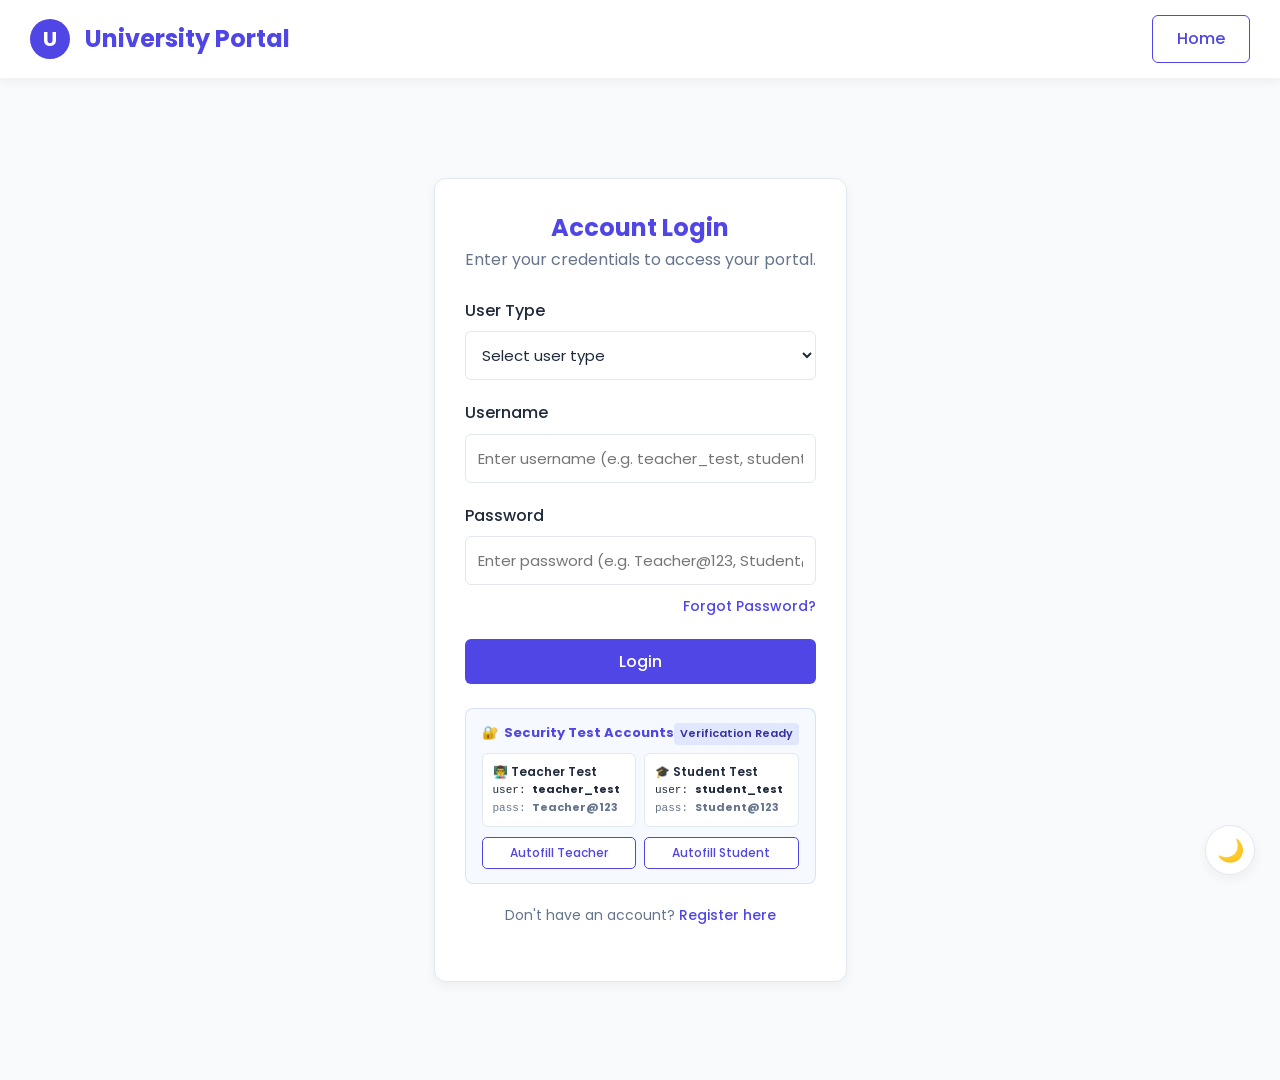
<file: student-dashboard.html>
<!DOCTYPE html>
<html lang="en">
<head>
    <meta charset="UTF-8">
    <meta name="viewport" content="width=device-width, initial-scale=1.0">
    <title>Student Dashboard - Online Examination System</title>
    <link rel="stylesheet" href="styles.css">
    <link rel="stylesheet" href="app-styles.css">
</head>
<body>
    <header></header>

    <div class="container">
        <!-- Student Welcome Banner -->
        <div class="dashboard-banner-row">
            <div>
                <h1 style="font-size: 26px; margin-bottom: 4px;">Student Examination Portal</h1>
                <p style="color: var(--text-light); font-size: 14px; margin: 0;">Access scheduled examinations via access code, track submission workflows, and view published score sheets.</p>
            </div>
            <div class="banner-actions-row">
                <a href="student-enter-exam.html" class="btn btn-sm">🔑 Enter Exam Code</a>
                <a href="student-results.html" class="btn btn-sm btn-secondary">📊 View My Results</a>
            </div>
        </div>

        <!-- Metric Statistics Cards -->
        <div class="stats-grid">
            <div class="stat-card">
                <div class="stat-icon">📑</div>
                <div class="stat-content">
                    <span class="stat-value" id="statAttendedCount">0</span>
                    <span class="stat-label">Total Exams Attended</span>
                </div>
            </div>
            <div class="stat-card">
                <div class="stat-icon" style="color: #b45309; background: #fffbeb;">⏳</div>
                <div class="stat-content">
                    <span class="stat-value" id="statPendingCount" style="color: #b45309;">0</span>
                    <span class="stat-label">Under Correction</span>
                </div>
            </div>
            <div class="stat-card">
                <div class="stat-icon" style="color: #15803d; background: #f0fdf4;">🏆</div>
                <div class="stat-content">
                    <span class="stat-value" id="statPublishedCount" style="color: #15803d;">0</span>
                    <span class="stat-label">Published Results</span>
                </div>
            </div>
            <div class="stat-card">
                <div class="stat-icon" style="color: #b91c1c; background: #fef2f2;">🛡️</div>
                <div class="stat-content">
                    <span class="stat-value" id="statViolationsCount" style="color: #b91c1c;">0</span>
                    <span class="stat-label">Security Incidents</span>
                </div>
            </div>
        </div>

        <!-- Quick Access Code Entry Card -->
        <div class="card" style="margin-bottom: 28px; border-left: 4px solid var(--primary-color);">
            <div style="display: flex; justify-content: space-between; align-items: center; flex-wrap: wrap; gap: 20px;">
                <div style="max-width: 600px;">
                    <div style="display: flex; align-items: center; gap: 8px; margin-bottom: 6px;">
                        <span style="font-size: 20px;">🔑</span>
                        <h3 style="margin: 0; font-size: 18px;">Enter Examination via Access Code</h3>
                    </div>
                    <p style="font-size: 13px; color: var(--text-light); margin: 0;">
                        Examinations are locked by default. You can access an examination session only by providing the official unique exam code issued by your course professor.
                    </p>
                </div>
                <div style="display: flex; gap: 10px; width: 100%; max-width: 360px;">
                    <input type="text" id="quickCodeInput" class="form-control" placeholder="e.g. DBMS2027 or NETSEC99" style="text-transform: uppercase; font-family: monospace; font-weight: 700; letter-spacing: 1px;">
                    <button type="button" class="btn" style="white-space: nowrap;" onclick="handleQuickCodeSubmit()">Enter →</button>
                </div>
            </div>
            <div style="margin-top: 12px; font-size: 12px; color: var(--text-light); display: flex; gap: 16px; flex-wrap: wrap;">
                <span><strong>Demo Active Exam Codes:</strong></span>
                <span>• MCQ Exam: <a href="student-enter-exam.html?code=DBMS2027" style="color: var(--primary-color); font-weight: 600; text-decoration: none;"><code>DBMS2027</code></a></span>
                <span>• JPEG Handwritten Exam: <a href="student-enter-exam.html?code=NETSEC99" style="color: var(--primary-color); font-weight: 600; text-decoration: none;"><code>NETSEC99</code></a></span>
            </div>
        </div>

        <!-- My Exams / Exam Status Section -->
        <div class="card" id="my-exams" style="margin-bottom: 28px;">
            <div class="section-toolbar">
                <div>
                    <h3 style="margin: 0; font-size: 18px;">My Exams & Status</h3>
                    <p style="color: var(--text-light); font-size: 13px; margin: 4px 0 0 0;">Comprehensive history of exams you have attempted or registered for.</p>
                </div>
                <div class="search-filter-box">
                    <input type="text" id="searchMyExams" class="search-input" placeholder="Search my exams..." oninput="renderMyExams()">
                </div>
            </div>

            <div class="table-responsive">
                <table class="data-table">
                    <thead>
                        <tr>
                            <th>Examination</th>
                            <th>Code</th>
                            <th>Type</th>
                            <th>Date / Attended</th>
                            <th>Status</th>
                            <th>Evaluation Status</th>
                            <th style="text-align: right;">Action</th>
                        </tr>
                    </thead>
                    <tbody id="myExamsTableBody"></tbody>
                </table>
            </div>
        </div>

        <!-- Examination Protocol & Security Advisory -->
        <div class="card" style="background: var(--secondary-color); border: 1px solid var(--border-color);">
            <div style="display: flex; gap: 16px; align-items: flex-start;">
                <div style="font-size: 28px;">🛡️</div>
                <div>
                    <h4 style="margin: 0 0 6px 0; font-size: 16px; color: var(--text-color);">Strict Examination Protocol & Anti-Cheating Notice</h4>
                    <p style="font-size: 13px; color: var(--text-light); margin: 0 0 8px 0; line-height: 1.5;">
                        • <strong>Automatic Tab-Switching Detection:</strong> Navigating away from the active examination tab, opening new windows, or minimizing the browser will immediately terminate your session and record a permanent <em>Failed — Security Violation</em> status.
                    </p>
                    <p style="font-size: 13px; color: var(--text-light); margin: 0 0 8px 0; line-height: 1.5;">
                        • <strong>Timer Activation:</strong> The countdown timer will strictly initiate as soon as you confirm and begin answering question 1.
                    </p>
                    <p style="font-size: 13px; color: var(--text-light); margin: 0; line-height: 1.5;">
                        • <strong>Score Sheet Release:</strong> Scores are confidential until the instructor completes grading and officially publishes the final class score sheet.
                    </p>
                </div>
            </div>
        </div>
    </div>

    <script src="exam-store.js"></script>
    <script src="app-utils.js"></script>
    <script src="script.js"></script>
    <script>
        function initStudentDashboard() {
            let user = AppNav.requireAuth(['student', 'admin']);
            if (!user) return;
            AppNav.render('student-dashboard');
            updateStats();
            renderMyExams();
        }

        function handleQuickCodeSubmit() {
            const code = document.getElementById('quickCodeInput').value.trim();
            if (!code) {
                Toast.show('Please enter a valid examination code.', 'warning');
                return;
            }
            window.location.href = `student-enter-exam.html?code=${encodeURIComponent(code)}`;
        }

        function updateStats() {
            const user = ExamStore.getCurrentUser();
            const studentKey = user ? (user.username || user.fullName) : 'johndoe';
            const subs = ExamStore.getSubmissionsForStudent(studentKey);

            const attended = subs.length;
            const pending = subs.filter(s => s.status === 'Under Correction' || s.status === 'Submitted' || s.status === 'Attended').length;
            const published = subs.filter(s => s.status === 'Result Published').length;
            const violations = subs.filter(s => s.status === 'Failed — Security Violation').length;

            document.getElementById('statAttendedCount').textContent = attended;
            document.getElementById('statPendingCount').textContent = pending;
            document.getElementById('statPublishedCount').textContent = published;
            document.getElementById('statViolationsCount').textContent = violations;
        }

        function renderMyExams() {
            const user = ExamStore.getCurrentUser();
            const studentKey = user ? (user.username || user.fullName) : 'johndoe';
            const subs = ExamStore.getSubmissionsForStudent(studentKey);
            const query = (document.getElementById('searchMyExams').value || '').toLowerCase();

            let list = subs;
            if (query) {
                list = list.filter(s => 
                    (s.examName && s.examName.toLowerCase().includes(query)) ||
                    (s.examCode && s.examCode.toLowerCase().includes(query))
                );
            }

            const tbody = document.getElementById('myExamsTableBody');
            if (list.length === 0) {
                tbody.innerHTML = `
                    <tr>
                        <td colspan="7" class="empty-state-box">
                            <div class="empty-state-icon">📋</div>
                            <div style="font-size: 15px; font-weight: 600; margin-bottom: 4px;">No examination attempts recorded yet</div>
                            <p style="font-size: 13px; margin: 0;">Obtain your examination code from your faculty and click "Enter Exam Code" above.</p>
                        </td>
                    </tr>
                `;
                return;
            }

            tbody.innerHTML = list.map(sub => {
                const exam = ExamStore.getExamById(sub.examId);
                const isPublished = sub.status === 'Result Published' || (exam && exam.scoreSheetStatus === 'Result Published' && sub.status !== 'Failed — Security Violation');
                const isViolation = sub.status === 'Failed — Security Violation';

                let evalLabel = '';
                if (isViolation) {
                    evalLabel = `<span class="status-badge badge-violation">Failed — Security Violation</span>`;
                } else if (isPublished) {
                    evalLabel = `<span class="status-badge badge-published">Score: ${sub.obtainedScore}/${sub.totalMarks} (${Math.round((sub.obtainedScore/sub.totalMarks)*100)}%)</span>`;
                } else if (sub.status === 'Under Correction') {
                    evalLabel = `<span class="status-badge badge-correction">Under Correction</span>`;
                } else {
                    evalLabel = `<span class="status-badge badge-submitted">Result Pending</span>`;
                }

                let actionBtn = '';
                if (isPublished) {
                    actionBtn = `<a href="student-results.html" class="btn btn-sm" style="padding: 5px 12px;">View Result</a>`;
                } else if (isViolation) {
                    actionBtn = `<a href="student-results.html" class="btn btn-secondary btn-sm" style="padding: 5px 12px; color: #b91c1c; border-color: #fca5a5;">Incident Log</a>`;
                } else {
                    actionBtn = `<a href="student-results.html" class="btn btn-secondary btn-sm" style="padding: 5px 12px;">Track Status</a>`;
                }

                const dateStr = sub.submittedAt ? new Date(sub.submittedAt).toLocaleDateString() : (exam ? exam.date : 'Recent');

                return `
                    <tr>
                        <td>
                            <strong>${escapeHtml(sub.examName)}</strong>
                            <div style="font-size: 12px; color: var(--text-light);">${exam ? escapeHtml(exam.subject) : 'Academic Course'}</div>
                        </td>
                        <td><span class="exam-code-box" style="padding: 2px 8px; font-size: 12px;">${escapeHtml(sub.examCode || 'N/A')}</span></td>
                        <td>
                            <span style="font-size: 12px; font-weight: 600;">
                                ${sub.examType === 'jpeg' ? '📷 JPEG Answer' : '◉ MCQ'}
                            </span>
                        </td>
                        <td>${dateStr}</td>
                        <td>${AppNav.getStatusBadge(sub.status)}</td>
                        <td>${evalLabel}</td>
                        <td style="text-align: right;">${actionBtn}</td>
                    </tr>
                `;
            }).join('');
        }

        document.addEventListener('DOMContentLoaded', () => {
            initStudentDashboard();
        });
    </script>
</body>
</html>
</file>
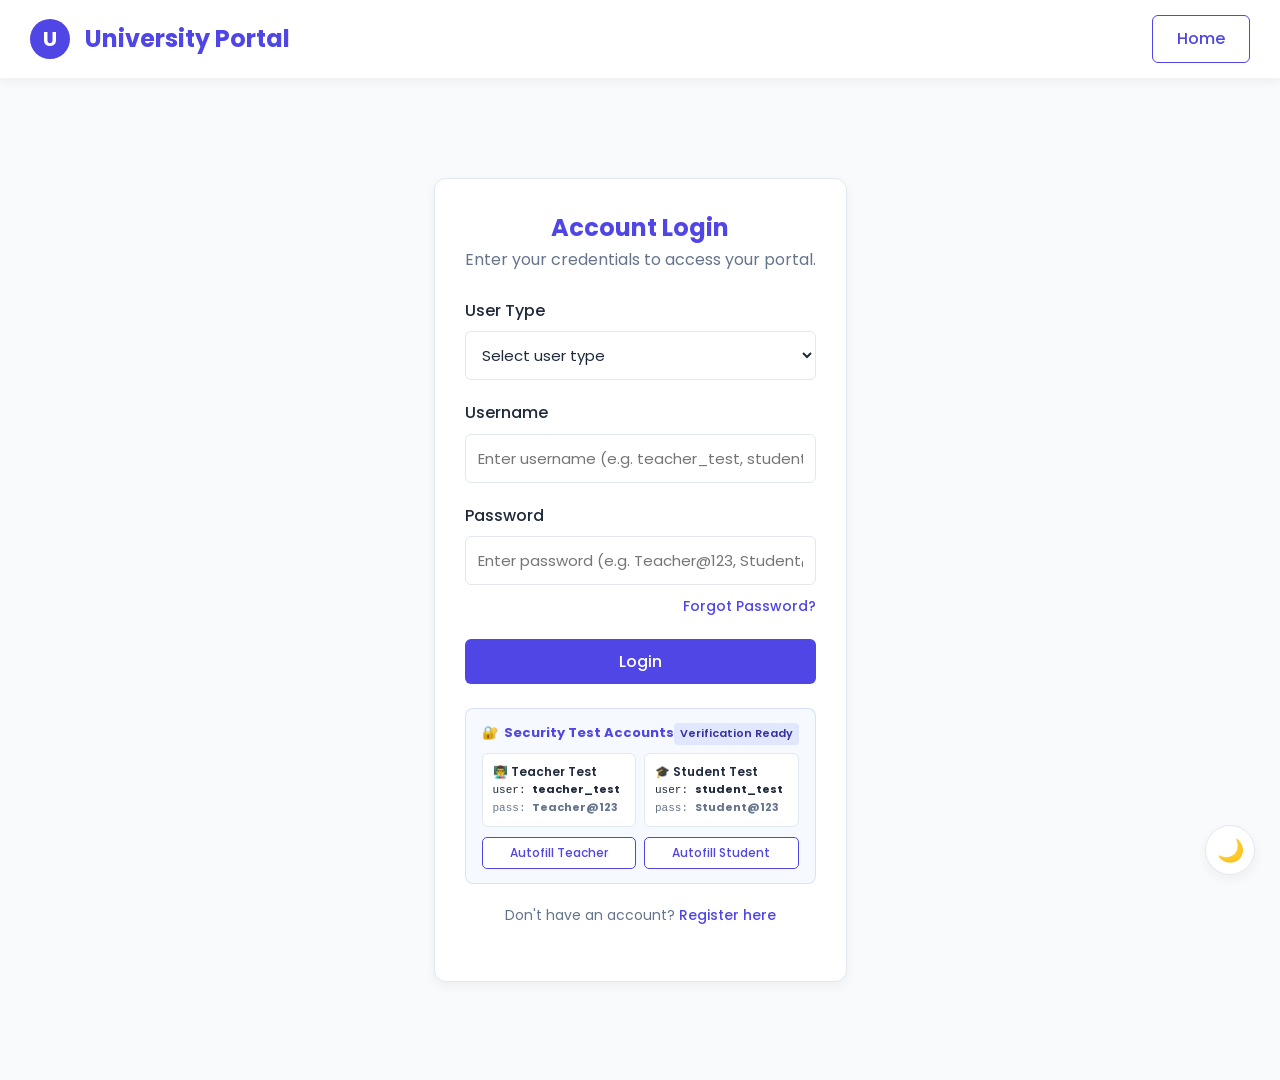
<file: student-enter-exam.html>
<!DOCTYPE html>
<html lang="en">
<head>
    <meta charset="UTF-8">
    <meta name="viewport" content="width=device-width, initial-scale=1.0">
    <title>Enter Exam - Online Examination System</title>
    <link rel="stylesheet" href="styles.css">
    <link rel="stylesheet" href="app-styles.css">
    <style>
        .exam-code-entry-card {
            max-width: 650px;
            margin: 0 auto 30px auto;
            text-align: center;
        }
        .code-input-group {
            display: flex;
            gap: 12px;
            max-width: 480px;
            margin: 20px auto 10px auto;
        }
        @media (max-width: 540px) {
            .code-input-group {
                flex-direction: column;
                width: 100%;
            }
            .code-input-group .btn {
                width: 100%;
                min-height: 46px;
            }
            .info-grid {
                grid-template-columns: 1fr;
            }
        }
        .code-input-lg {
            font-size: 20px;
            font-family: monospace;
            font-weight: 700;
            letter-spacing: 2px;
            text-transform: uppercase;
            text-align: center;
            padding: 12px 16px;
        }
        .info-grid {
            display: grid;
            grid-template-columns: repeat(auto-fit, minmax(180px, 1fr));
            gap: 16px;
            margin: 20px 0;
        }
        .info-item {
            background: var(--secondary-color);
            padding: 14px 16px;
            border-radius: 8px;
            border: 1px solid var(--border-color);
        }
        .info-item .info-label {
            font-size: 11px;
            color: var(--text-light);
            text-transform: uppercase;
            font-weight: 600;
            letter-spacing: 0.5px;
            display: block;
            margin-bottom: 4px;
        }
        .info-item .info-val {
            font-size: 16px;
            font-weight: 700;
            color: var(--text-color);
        }
        .rules-box-display {
            background: #fffbeb;
            border: 1.5px solid #fde68a;
            color: #92400e;
            padding: 20px;
            border-radius: 10px;
            white-space: pre-line;
            font-size: 13.5px;
            line-height: 1.7;
            text-align: left;
            margin: 18px 0;
        }
        [data-theme="dark"] .rules-box-display {
            background: #451a03;
            border-color: #78350f;
            color: #fef3c7;
        }
        .security-alert-callout {
            background: #fef2f2;
            border: 1.5px solid #fecaca;
            color: #b91c1c;
            padding: 16px;
            border-radius: 8px;
            font-size: 13px;
            display: flex;
            gap: 12px;
            align-items: flex-start;
            text-align: left;
            margin-bottom: 20px;
        }
        [data-theme="dark"] .security-alert-callout {
            background: #7f1d1d;
            border-color: #991b1b;
            color: #fecaca;
        }
    </style>
</head>
<body>
    <header></header>

    <div class="container" style="max-width: 900px;">
        <!-- Top Title -->
        <div style="text-align: center; margin-bottom: 30px;">
            <h1 style="font-size: 26px; margin-bottom: 6px;">Secure Examination Entry Terminal</h1>
            <p style="color: var(--text-light); font-size: 14px; max-width: 600px; margin: 0 auto;">
                Examinations are restricted for security. Students can access an examination exclusively through the official access code provided by their faculty.
            </p>
        </div>

        <!-- 1. CODE ENTRY INTERFACE -->
        <div class="card exam-code-entry-card" id="codeEntryCard">
            <div style="width: 56px; height: 56px; border-radius: 50%; background: rgba(79, 70, 229, 0.1); color: var(--primary-color); display: flex; align-items: center; justify-content: center; font-size: 28px; margin: 0 auto 16px auto;">
                🔑
            </div>
            <h2 style="font-size: 20px; margin-bottom: 6px;">Enter Examination Access Code</h2>
            <p style="font-size: 13px; color: var(--text-light); max-width: 480px; margin: 0 auto;">
                Please type your unique 6-to-8 alphanumeric code below to verify your eligibility and load the examination parameters.
            </p>

            <form onsubmit="handleVerifyCode(); return false;">
                <div class="code-input-group">
                    <input type="text" id="examCodeInput" class="form-control code-input-lg" placeholder="EXAM CODE" maxlength="12" autofocus required>
                    <button type="submit" class="btn" style="padding: 12px 24px; font-weight: 600;">Access Exam</button>
                </div>
            </form>

            <!-- Error State Box (Initially hidden) -->
            <div id="codeErrorBox" style="display: none; margin-top: 18px; padding: 14px 18px; background: #fef2f2; border: 1.5px solid #fecaca; border-radius: 8px; color: #b91c1c; font-size: 13px; text-align: left;">
                <div style="display: flex; gap: 10px; align-items: center;">
                    <span style="font-size: 18px;">⚠️</span>
                    <div>
                        <strong>Invalid Examination Code</strong>
                        <div id="codeErrorMessage" style="margin-top: 2px;">No active examination matching this code was found. Please verify the code with your teacher.</div>
                    </div>
                </div>
            </div>

        </div>

        <!-- 2. EXAM INFORMATION REVIEW (Displayed upon valid code) -->
        <div class="card" id="examInfoCard" style="display: none; animation: modalSlide 0.3s ease-out;">
            <div style="display: flex; justify-content: space-between; align-items: flex-start; border-bottom: 1px solid var(--border-color); padding-bottom: 16px; margin-bottom: 20px; flex-wrap: wrap; gap: 12px;">
                <div>
                    <div style="display: flex; align-items: center; gap: 8px; margin-bottom: 4px;">
                        <span class="status-badge badge-active">Code Verified</span>
                        <span class="exam-code-box" id="infoExamCode" style="font-size: 12px; padding: 2px 8px;"></span>
                        <span id="infoTypeBadge"></span>
                    </div>
                    <h2 style="font-size: 22px; margin: 0 0 4px 0;" id="infoExamName">Database Systems Examination</h2>
                    <span style="font-size: 13px; color: var(--text-light);" id="infoSubject">Course Subject</span>
                </div>
                <div style="text-align: right;">
                    <button type="button" class="btn btn-secondary btn-sm" onclick="resetCodeEntry()">← Enter Different Code</button>
                </div>
            </div>

            <!-- Exam Parameters Grid -->
            <div class="info-grid">
                <div class="info-item">
                    <span class="info-label">Exam Date</span>
                    <span class="info-val" id="infoDate">2026-10-15</span>
                </div>
                <div class="info-item">
                    <span class="info-label">Scheduled Time</span>
                    <span class="info-val" id="infoTime">10:00 AM</span>
                </div>
                <div class="info-item">
                    <span class="info-label">Total Duration</span>
                    <span class="info-val" id="infoDuration">45 Minutes</span>
                </div>
                <div class="info-item">
                    <span class="info-label">Total Marks</span>
                    <span class="info-val" id="infoTotalMarks">50 Marks</span>
                </div>
                <div class="info-item">
                    <span class="info-label">Questions</span>
                    <span class="info-val" id="infoQuestionCount">5 Questions</span>
                </div>
            </div>

            <!-- Exam Description -->
            <div style="margin-bottom: 20px;">
                <label style="font-size: 13px; font-weight: 600; color: var(--text-color); display: block; margin-bottom: 6px;">Examination Description & Scope:</label>
                <div id="infoDescription" style="padding: 12px 16px; background: var(--secondary-color); border-radius: 8px; font-size: 13px; color: var(--text-color); line-height: 1.5;">
                    Covers core syllabus modules.
                </div>
            </div>

            <!-- Dedicated Rules Box -->
            <div style="margin-bottom: 20px;">
                <label style="font-size: 13px; font-weight: 600; color: var(--text-color); display: flex; justify-content: space-between; align-items: center; margin-bottom: 6px;">
                    <span>Official Examination Rules (Mandatory Review) *</span>
                    <span style="font-size: 11px; color: var(--text-light);">Read thoroughly before proceeding</span>
                </label>
                <div class="rules-box-display" id="infoRulesBox">
                    Rules text...
                </div>
            </div>

            <!-- Strict Anti-Cheating & Tab Switching Advisory Callout -->
            <div class="security-alert-callout">
                <div style="font-size: 22px;">🛡️</div>
                <div>
                    <strong style="display: block; margin-bottom: 3px;">STRICT PROCTORING RULE — TAB SWITCHING IS ZERO TOLERANCE:</strong>
                    If you navigate away from the test tab, open another browser window, or minimize this window after answering begins, the system will instantly detect the visibility state change, cancel your attempt, and record a permanent <strong>Failed — Security Violation</strong>.
                </div>
            </div>

            <!-- Timer Activation Disclosure Notice (Section 20) -->
            <div class="notice-banner notice-info" style="margin-bottom: 24px;">
                <span>⏱️ <strong>Timer Start Policy:</strong> The official examination timer has NOT started yet. The countdown timer will strictly commence when you click "Proceed to Examination" and start answering question 1.</span>
            </div>

            <!-- Agreement Checkbox -->
            <div style="margin-bottom: 24px; padding: 14px 18px; border: 1.5px solid var(--border-color); border-radius: 8px; background: var(--card-bg);">
                <label style="display: flex; align-items: flex-start; gap: 12px; cursor: pointer;">
                    <input type="checkbox" id="rulesConsentCheckbox" style="margin-top: 3px; width: 18px; height: 18px; cursor: pointer;" onchange="toggleProceedButton()">
                    <span style="font-size: 13px; line-height: 1.5; color: var(--text-color);">
                        I confirm that I am the registered candidate, have reviewed all rules and technical stipulations above, and agree to undergo proctored examination subject to automatic termination on tab switching.
                    </span>
                </label>
            </div>

            <!-- Proceed Action -->
            <div style="display: flex; justify-content: flex-end; gap: 12px; align-items: center;">
                <button type="button" class="btn btn-secondary" onclick="resetCodeEntry()">Cancel</button>
                <button type="button" class="btn" id="btnProceedExam" style="padding: 12px 28px; font-size: 15px; font-weight: 600;" disabled onclick="launchExamSession()">Proceed to Examination →</button>
            </div>
        </div>
    </div>

    <script src="exam-store.js"></script>
    <script src="app-utils.js"></script>
    <script src="script.js"></script>
    <script>
        let matchedExam = null;

        function initEnterExam() {
            let user = AppNav.requireAuth(['student', 'admin']);
            if (!user) return;
            AppNav.render('student-enter-exam');

            // Check if code in query param
            const urlParams = new URLSearchParams(window.location.search);
            const codeParam = urlParams.get('code');
            if (codeParam) {
                document.getElementById('examCodeInput').value = codeParam;
                handleVerifyCode();
            }
        }

        function setCodeAndVerify(code) {
            document.getElementById('examCodeInput').value = code;
            handleVerifyCode();
        }

        function handleVerifyCode() {
            const rawCode = document.getElementById('examCodeInput').value.trim();
            const errorBox = document.getElementById('codeErrorBox');
            const errorMsg = document.getElementById('codeErrorMessage');
            const infoCard = document.getElementById('examInfoCard');
            const entryCard = document.getElementById('codeEntryCard');

            errorBox.style.display = 'none';

            if (!rawCode) {
                errorMsg.textContent = 'Please enter an examination access code.';
                errorBox.style.display = 'block';
                return;
            }

            const exam = ExamStore.getExamByCode(rawCode);

            if (!exam) {
                errorMsg.innerHTML = `No examination matches the code "<strong>${escapeHtml(rawCode)}</strong>". Please double check your code or verify with your teacher.`;
                errorBox.style.display = 'block';
                infoCard.style.display = 'none';
                return;
            }

            // Check exam status
            if (exam.status === 'Draft') {
                errorMsg.innerHTML = `The examination "<strong>${escapeHtml(exam.name)}</strong>" (${escapeHtml(exam.examCode)}) is currently in <em>Draft</em> mode and has not been published for student attendance yet.`;
                errorBox.style.display = 'block';
                infoCard.style.display = 'none';
                return;
            }

            if (exam.status === 'Closed') {
                errorMsg.innerHTML = `The examination "<strong>${escapeHtml(exam.name)}</strong>" (${escapeHtml(exam.examCode)}) has been closed by the department and is no longer accepting submissions.`;
                errorBox.style.display = 'block';
                infoCard.style.display = 'none';
                return;
            }

            // Valid exam found!
            matchedExam = exam;
            displayExamInformation(exam);
        }

        function displayExamInformation(exam) {
            document.getElementById('infoExamName').textContent = exam.name;
            document.getElementById('infoSubject').textContent = exam.subject || 'Academic Course Assessment';
            document.getElementById('infoExamCode').textContent = exam.examCode;
            document.getElementById('infoDate').textContent = exam.date;
            document.getElementById('infoTime').textContent = exam.time;
            document.getElementById('infoDuration').textContent = `${exam.duration} Minutes`;
            document.getElementById('infoTotalMarks').textContent = `${exam.totalMarks} Marks`;
            document.getElementById('infoQuestionCount').textContent = `${(exam.questions || []).length} Questions`;
            document.getElementById('infoDescription').textContent = exam.description || 'Standard departmental examination.';
            document.getElementById('infoRulesBox').textContent = exam.rules || ExamStore.getDefaultRules();

            // Type badge
            const typeBadge = document.getElementById('infoTypeBadge');
            if (exam.examType === 'jpeg') {
                typeBadge.className = 'status-badge badge-correction';
                typeBadge.textContent = '📷 JPEG Handwritten Exam';
            } else {
                typeBadge.className = 'status-badge badge-active';
                typeBadge.textContent = '◉ MCQ Exam (' + (exam.checkingMode === 'manual' ? 'Manual Grading' : 'Auto Checking') + ')';
            }

            // Reset consent
            document.getElementById('rulesConsentCheckbox').checked = false;
            document.getElementById('btnProceedExam').disabled = true;

            // Show info card, hide code entry card
            document.getElementById('codeEntryCard').style.display = 'none';
            document.getElementById('examInfoCard').style.display = 'block';
            window.scrollTo({ top: 0, behavior: 'smooth' });
        }

        function toggleProceedButton() {
            const checked = document.getElementById('rulesConsentCheckbox').checked;
            document.getElementById('btnProceedExam').disabled = !checked;
        }

        function resetCodeEntry() {
            matchedExam = null;
            document.getElementById('examInfoCard').style.display = 'none';
            document.getElementById('codeEntryCard').style.display = 'block';
            document.getElementById('codeErrorBox').style.display = 'none';
            document.getElementById('examCodeInput').focus();
        }

        function launchExamSession() {
            if (!matchedExam) return;
            window.location.href = `student-attend-exam.html?id=${encodeURIComponent(matchedExam.id)}`;
        }

        document.addEventListener('DOMContentLoaded', () => {
            initEnterExam();
        });
    </script>
</body>
</html>
</file>
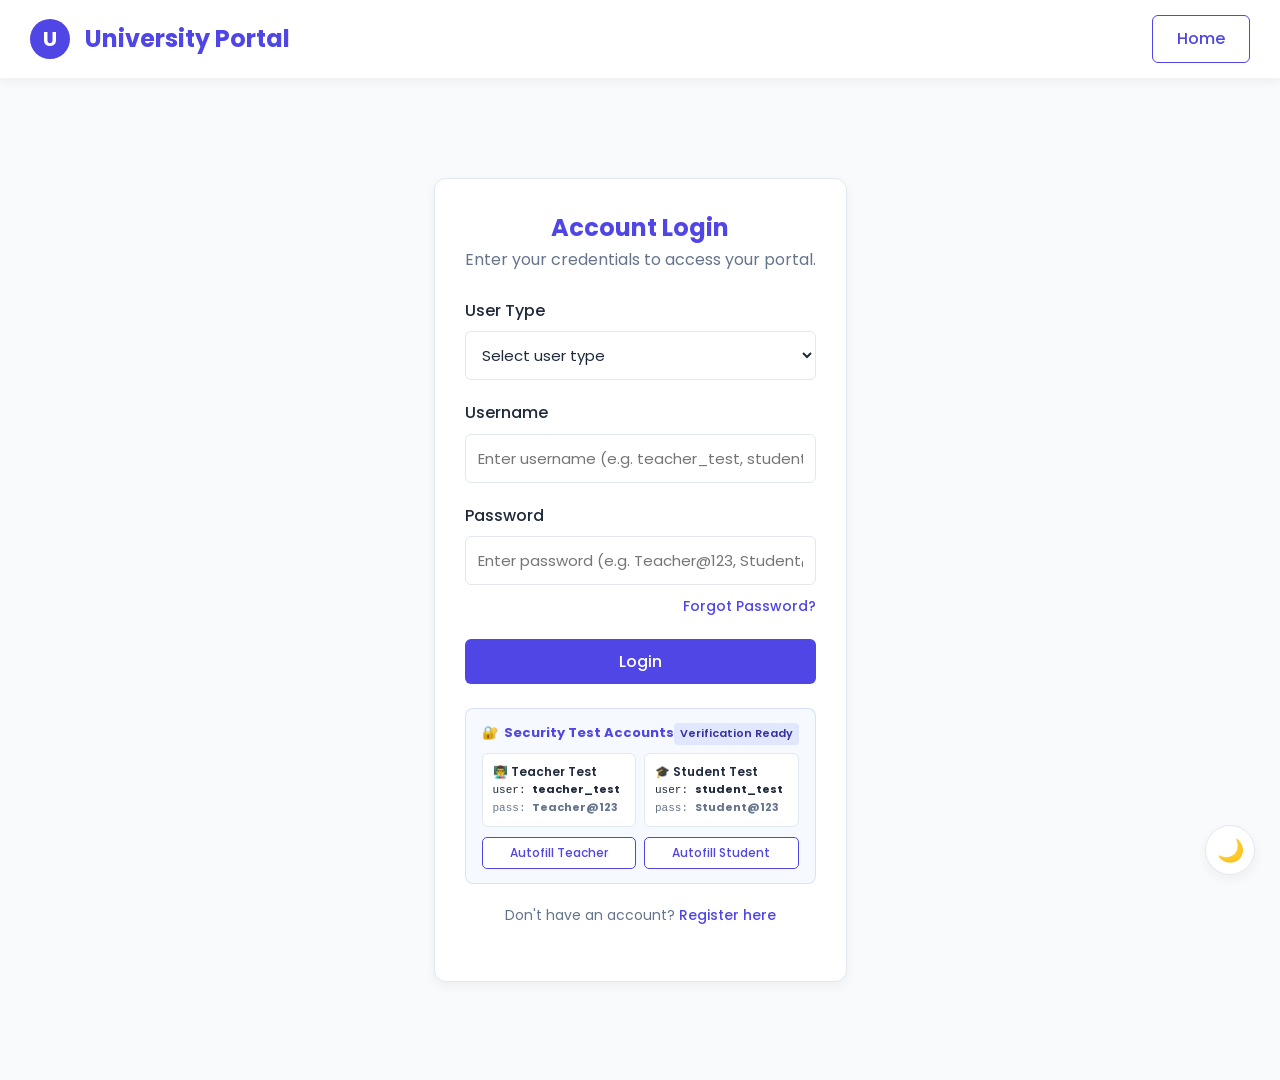
<file: student-results.html>
<!DOCTYPE html>
<html lang="en">
<head>
    <meta charset="UTF-8">
    <meta name="viewport" content="width=device-width, initial-scale=1.0">
    <title>My Results - Online Examination System</title>
    <link rel="stylesheet" href="styles.css">
    <link rel="stylesheet" href="app-styles.css">
    <style>
        .score-pill-published {
            display: inline-flex;
            align-items: center;
            gap: 6px;
            background: #ecfdf5;
            color: #065f46;
            border: 1px solid #a7f3d0;
            padding: 4px 10px;
            border-radius: 6px;
            font-weight: 700;
            font-size: 13px;
        }
        [data-theme="dark"] .score-pill-published {
            background: #064e3b;
            color: #d1fae5;
            border-color: #047857;
        }
        .score-pill-pending {
            display: inline-flex;
            align-items: center;
            gap: 6px;
            background: #fffbeb;
            color: #92400e;
            border: 1px solid #fde68a;
            padding: 4px 10px;
            border-radius: 6px;
            font-weight: 600;
            font-size: 13px;
        }
        [data-theme="dark"] .score-pill-pending {
            background: #78350f;
            color: #fef3c7;
            border-color: #b45309;
        }
        .breakdown-q-card {
            background: var(--card-bg);
            border: 1px solid var(--border-color);
            border-radius: 8px;
            padding: 16px;
            margin-bottom: 14px;
        }
    </style>
</head>
<body>
    <header></header>

    <div class="container">
        <!-- Page Title & Header -->
        <div class="dashboard-banner-row">
            <div>
                <h1 style="font-size: 26px; margin-bottom: 4px;">My Examination Results</h1>
                <p style="color: var(--text-light); font-size: 14px; margin: 0;">Official transcripts, provisional score sheets, and status reports for attended examinations.</p>
            </div>
            <div class="banner-actions-row">
                <a href="student-enter-exam.html" class="btn btn-secondary btn-sm">← Enter Another Exam</a>
            </div>
        </div>

        <!-- Section 24 Notice: Score Visibility Policy -->
        <div class="notice-banner notice-info" style="margin-bottom: 24px;">
            <span>ℹ️ <strong>Result Publication Policy:</strong> Detailed score sheets are released exclusively after your instructor completes evaluation and officially updates the status to <em>Result Published</em>. Prior to publishing, scores remain confidential and display as <em>Under Correction</em> or <em>Result Pending</em>.</span>
        </div>

        <!-- Results Table Card -->
        <div class="card">
            <div class="section-toolbar">
                <div class="search-filter-box">
                    <input type="text" id="searchResultInput" class="search-input" placeholder="Search by exam name or code..." oninput="renderResultsTable()">
                    <select id="filterResultStatus" class="filter-select" onchange="renderResultsTable()">
                        <option value="all">All Statuses</option>
                        <option value="Result Published">Result Published</option>
                        <option value="Under Correction">Under Correction</option>
                        <option value="Submitted">Submitted / Pending</option>
                        <option value="Failed — Security Violation">Security Violations</option>
                    </select>
                </div>
            </div>

            <div class="table-responsive">
                <table class="data-table">
                    <thead>
                        <tr>
                            <th>Examination Name</th>
                            <th>Exam Code</th>
                            <th>Date / Attended</th>
                            <th>Exam Type</th>
                            <th>Attempt Status</th>
                            <th>Score / Visibility</th>
                            <th style="text-align: right;">Action</th>
                        </tr>
                    </thead>
                    <tbody id="resultsTableBody"></tbody>
                </table>
            </div>
        </div>
    </div>

    <!-- 1. DETAILED SCORE SHEET MODAL (Section 24: For Published Results Only) -->
    <div class="modal-overlay" id="scoreModal">
        <div class="modal-card modal-lg">
            <div class="modal-header">
                <div>
                    <h3 style="margin: 0 0 2px 0;" id="scoreModalTitle">Score Sheet</h3>
                    <span style="font-size: 12px; color: var(--text-light);" id="scoreModalMeta">Official University Transcript</span>
                </div>
                <button class="modal-close-btn" onclick="closeScoreModal()">×</button>
            </div>
            <div class="modal-body">
                <!-- Summary Card -->
                <div style="background: var(--secondary-color); border: 1px solid var(--border-color); border-radius: 10px; padding: 20px; margin-bottom: 24px; display: flex; justify-content: space-between; align-items: center; flex-wrap: wrap; gap: 16px;">
                    <div>
                        <div style="font-size: 12px; color: var(--text-light); text-transform: uppercase; font-weight: 600;">Total Score Awarded</div>
                        <div style="font-size: 32px; font-weight: 800; color: #10b981;" id="scoreModalFinalScore">0 / 0</div>
                        <div style="font-size: 13px; color: var(--text-light);" id="scoreModalPercentage">Percentage: 0%</div>
                    </div>
                    <div style="text-align: right;">
                        <span class="status-badge badge-published" style="font-size: 13px; padding: 6px 14px;">✓ Result Officially Published</span>
                        <div style="font-size: 12px; color: var(--text-light); margin-top: 6px;" id="scoreModalInstructor">Evaluated by Course Faculty</div>
                    </div>
                </div>

                <h4 style="margin: 0 0 14px 0; font-size: 16px;">Question-Wise Marking Breakdown</h4>
                <div id="scoreModalQuestionList">
                    <!-- Populated dynamically -->
                </div>
            </div>
            <div class="modal-footer">
                <button type="button" class="btn btn-secondary btn-sm" onclick="closeScoreModal()">Close Score Sheet</button>
            </div>
        </div>
    </div>

    <!-- 2. SECURITY VIOLATION REPORT MODAL -->
    <div class="modal-overlay" id="violationModal">
        <div class="modal-card" style="max-width: 520px;">
            <div class="modal-header" style="background: #fef2f2; border-bottom: 1px solid #fecaca;">
                <h3 style="color: #b91c1c; margin: 0;">Security Violation Incident Record</h3>
                <button class="modal-close-btn" onclick="closeViolationModal()">×</button>
            </div>
            <div class="modal-body">
                <div style="text-align: center; margin-bottom: 18px;">
                    <div style="font-size: 40px; margin-bottom: 6px;">🛡️</div>
                    <h4 style="margin: 0; color: #b91c1c; font-size: 18px;">Examination Terminated</h4>
                    <span class="status-badge badge-violation" style="margin-top: 6px;">Failed — Security Violation</span>
                </div>

                <div style="background: var(--secondary-color); padding: 16px; border-radius: 8px; font-size: 13px; line-height: 1.6; margin-bottom: 18px;">
                    <div style="display: flex; justify-content: space-between; margin-bottom: 6px;">
                        <span style="color: var(--text-light);">Violation Reason:</span>
                        <strong id="violModalReason" style="color: #b91c1c;">Tab Switching Detected</strong>
                    </div>
                    <div style="display: flex; justify-content: space-between; margin-bottom: 6px;">
                        <span style="color: var(--text-light);">Timestamp:</span>
                        <span id="violModalTime">--:--</span>
                    </div>
                    <div style="display: flex; justify-content: space-between;">
                        <span style="color: var(--text-light);">Final Marks Awarded:</span>
                        <strong style="color: #b91c1c;">0 / Total (Disqualified)</strong>
                    </div>
                </div>

                <p style="font-size: 13px; color: var(--text-light); line-height: 1.5; margin: 0;">
                    Under university guidelines, switching away from the examination window during an active test activates zero-tolerance proctoring failure. This record has been permanently archived.
                </p>
            </div>
            <div class="modal-footer">
                <button type="button" class="btn btn-secondary btn-sm" onclick="closeViolationModal()">Close</button>
            </div>
        </div>
    </div>

    <!-- 3. UNDER CORRECTION / RESULT PENDING EXPLANATORY MODAL -->
    <div class="modal-overlay" id="pendingModal">
        <div class="modal-card" style="max-width: 480px;">
            <div class="modal-header">
                <h3>Evaluation In Progress</h3>
                <button class="modal-close-btn" onclick="closePendingModal()">×</button>
            </div>
            <div class="modal-body">
                <div style="text-align: center; margin-bottom: 16px;">
                    <div style="font-size: 40px; margin-bottom: 8px;">⏳</div>
                    <h4 style="margin: 0 0 6px 0; font-size: 17px;" id="pendingExamTitle">Examination Under Evaluation</h4>
                    <span class="status-badge badge-correction" id="pendingBadge">Under Correction</span>
                </div>
                <p style="font-size: 13.5px; color: var(--text-light); line-height: 1.6; margin-bottom: 16px;">
                    Your answers were submitted securely and received by the department. In compliance with examination integrity rules, the detailed score sheet is hidden until the course instructor completes grading and officially publishes the final class results.
                </p>
                <div class="notice-banner notice-warning" style="margin: 0; font-size: 12.5px;">
                    <span>🔒 <strong>Confidentiality Rule:</strong> Scores are confidential during grading to prevent provisional discrepancies. Please check back once results are announced.</span>
                </div>
            </div>
            <div class="modal-footer">
                <button type="button" class="btn btn-secondary btn-sm" onclick="closePendingModal()">Close</button>
            </div>
        </div>
    </div>

    <script src="exam-store.js"></script>
    <script src="app-utils.js"></script>
    <script src="script.js"></script>
    <script>
        function initStudentResults() {
            let user = AppNav.requireAuth(['student', 'admin']);
            if (!user) return;
            AppNav.render('student-results');
            renderResultsTable();
        }

        function renderResultsTable() {
            const user = ExamStore.getCurrentUser();
            const studentKey = user ? (user.username || user.fullName) : 'johndoe';
            const subs = ExamStore.getSubmissionsForStudent(studentKey);
            const query = (document.getElementById('searchResultInput').value || '').toLowerCase();
            const filter = document.getElementById('filterResultStatus').value;

            let filtered = subs;

            if (filter !== 'all') {
                if (filter === 'Result Published') {
                    filtered = filtered.filter(s => s.status === 'Result Published');
                } else if (filter === 'Under Correction') {
                    filtered = filtered.filter(s => s.status === 'Under Correction');
                } else if (filter === 'Submitted') {
                    filtered = filtered.filter(s => s.status === 'Submitted' || s.status === 'Attended');
                } else if (filter === 'Failed — Security Violation') {
                    filtered = filtered.filter(s => s.status === 'Failed — Security Violation');
                }
            }

            if (query) {
                filtered = filtered.filter(s => 
                    (s.examName && s.examName.toLowerCase().includes(query)) ||
                    (s.examCode && s.examCode.toLowerCase().includes(query))
                );
            }

            const tbody = document.getElementById('resultsTableBody');
            if (filtered.length === 0) {
                tbody.innerHTML = `
                    <tr>
                        <td colspan="7" class="empty-state-box">
                            <div class="empty-state-icon">📊</div>
                            <div style="font-size: 15px; font-weight: 600; margin-bottom: 4px;">No examination results matching your criteria</div>
                            <p style="font-size: 13px; margin: 0;">Once you attempt examinations or evaluations conclude, your transcripts will appear here.</p>
                        </td>
                    </tr>
                `;
                return;
            }

            tbody.innerHTML = filtered.map(sub => {
                const exam = ExamStore.getExamById(sub.examId);
                const isViolation = (sub.status === 'Failed — Security Violation');
                const isPublished = (sub.status === 'Result Published' || (exam && exam.scoreSheetStatus === 'Result Published' && !isViolation));

                // Date
                const dateStr = sub.submittedAt ? new Date(sub.submittedAt).toLocaleDateString() : (exam ? exam.date : 'Recent');

                // Column: Score / Visibility (Strict adherence to Section 24)
                let scoreDisplay = '';
                let actionBtn = '';

                if (isViolation) {
                    scoreDisplay = `<span class="status-badge badge-violation">0 / ${sub.totalMarks} (Void)</span>`;
                    actionBtn = `<button type="button" class="btn btn-secondary btn-sm" style="color: #b91c1c; border-color: #fca5a5;" onclick="openViolationModal('${sub.id}')">Incident Report</button>`;
                } else if (isPublished) {
                    const pct = Math.round((sub.obtainedScore / sub.totalMarks) * 100);
                    scoreDisplay = `
                        <div class="score-pill-published">
                            <span>🏆 ${sub.obtainedScore} / ${sub.totalMarks}</span>
                            <span style="font-size: 11px; opacity: 0.85;">(${pct}%)</span>
                        </div>
                    `;
                    actionBtn = `<button type="button" class="btn btn-sm" style="padding: 5px 12px;" onclick="openScoreSheetModal('${sub.id}')">View Result Sheet →</button>`;
                } else if (sub.status === 'Under Correction') {
                    scoreDisplay = `<span class="score-pill-pending">⏳ Under Correction</span>`;
                    actionBtn = `<button type="button" class="btn btn-secondary btn-sm" style="padding: 5px 12px;" onclick="openPendingNoticeModal('${sub.id}')">View Status</button>`;
                } else {
                    scoreDisplay = `<span class="score-pill-pending">🔒 Result Pending</span>`;
                    actionBtn = `<button type="button" class="btn btn-secondary btn-sm" style="padding: 5px 12px;" onclick="openPendingNoticeModal('${sub.id}')">View Status</button>`;
                }

                return `
                    <tr>
                        <td>
                            <strong>${escapeHtml(sub.examName)}</strong>
                            <div style="font-size: 12px; color: var(--text-light);">${exam ? escapeHtml(exam.subject) : 'Academic Assessment'}</div>
                        </td>
                        <td><span class="exam-code-box" style="padding: 2px 8px; font-size: 12px;">${escapeHtml(sub.examCode || 'N/A')}</span></td>
                        <td>${dateStr}</td>
                        <td>
                            <span style="font-size: 12px; font-weight: 600;">
                                ${sub.examType === 'jpeg' ? '📷 JPEG Answer' : '◉ MCQ'}
                            </span>
                        </td>
                        <td>${AppNav.getStatusBadge(sub.status)}</td>
                        <td>${scoreDisplay}</td>
                        <td style="text-align: right;">${actionBtn}</td>
                    </tr>
                `;
            }).join('');
        }

        // --- SCORE SHEET MODAL (Section 24: Only after publication) ---
        function openScoreSheetModal(submissionId) {
            const sub = ExamStore.getSubmissionById(submissionId);
            if (!sub) return;

            const exam = ExamStore.getExamById(sub.examId);
            document.getElementById('scoreModalTitle').textContent = `${sub.examName} — Official Score Sheet`;
            document.getElementById('scoreModalMeta').textContent = `Candidate: ${sub.studentName} (${sub.studentId}) · Exam Code: ${sub.examCode}`;
            document.getElementById('scoreModalFinalScore').textContent = `${sub.obtainedScore} / ${sub.totalMarks}`;
            
            const pct = Math.round((sub.obtainedScore / sub.totalMarks) * 100);
            document.getElementById('scoreModalPercentage').textContent = `Final Grade Percentage: ${pct}% · Status: Evaluated & Published`;
            document.getElementById('scoreModalInstructor').textContent = `Instructor: ${exam ? exam.teacherName : 'Faculty Lead'}`;

            // Render Questions Breakdown
            const listEl = document.getElementById('scoreModalQuestionList');
            if (!exam || !exam.questions || exam.questions.length === 0) {
                listEl.innerHTML = `<div style="color: var(--text-light); font-size: 13px;">No itemized questions available.</div>`;
            } else {
                listEl.innerHTML = exam.questions.map((q, idx) => {
                    const studentAns = sub.answers ? sub.answers[q.id] : null;
                    const awarded = (sub.questionScores && sub.questionScores[q.id] !== undefined) ? sub.questionScores[q.id] : 0;
                    const remarks = (sub.questionRemarks && sub.questionRemarks[q.id]) ? sub.questionRemarks[q.id] : 'No instructor comments recorded.';

                    let ansContent = '';
                    if (exam.examType === 'jpeg') {
                        if (studentAns && studentAns.fileData) {
                            ansContent = `
                                <div style="display: flex; gap: 12px; align-items: center; margin-top: 8px;">
                                    <img src="${studentAns.fileData}" style="width: 70px; height: 70px; object-fit: cover; border-radius: 6px; border: 1px solid var(--border-color); cursor: pointer;" onclick="window.open('${studentAns.fileData}')">
                                    <div style="font-size: 12px;">
                                        <strong>Uploaded JPEG Sheet:</strong> ${escapeHtml(studentAns.fileName || 'handwritten.jpg')}<br>
                                        <span style="color: var(--text-light); font-size: 11px;">Click thumbnail to inspect full sheet</span>
                                    </div>
                                </div>
                            `;
                        } else {
                            ansContent = `<div style="font-size: 12px; color: var(--text-light); margin-top: 4px;">No sheet uploaded.</div>`;
                        }
                    } else {
                        // MCQ
                        const options = [q.optionA, q.optionB, q.optionC, q.optionD];
                        const chosenLetter = studentAns ? ['A', 'B', 'C', 'D'][parseInt(studentAns.answer)] : 'None';
                        const chosenText = (studentAns && options[parseInt(studentAns.answer)]) ? options[parseInt(studentAns.answer)] : 'Unanswered';
                        const correctLetter = ['A', 'B', 'C', 'D'][parseInt(q.correctAnswer)];
                        const isCorrect = (studentAns && parseInt(studentAns.answer) === parseInt(q.correctAnswer));

                        ansContent = `
                            <div style="font-size: 13px; margin-top: 8px;">
                                <div style="margin-bottom: 4px;"><strong>Your Answer:</strong> Option ${chosenLetter} — <em>${escapeHtml(chosenText)}</em> ${isCorrect ? '✅' : '❌'}</div>
                                <div style="color: var(--text-light); font-size: 12px;"><strong>Correct Answer:</strong> Option ${correctLetter} — <em>${escapeHtml(options[parseInt(q.correctAnswer)])}</em></div>
                            </div>
                        `;
                    }

                    return `
                        <div class="breakdown-q-card">
                            <div style="display: flex; justify-content: space-between; align-items: flex-start; margin-bottom: 8px;">
                                <strong style="font-size: 14px;">Question ${idx + 1}</strong>
                                <span class="status-badge ${awarded > 0 ? 'badge-published' : 'badge-draft'}">
                                    Marks: ${awarded} / ${q.marks || 1}
                                </span>
                            </div>
                            <div style="font-size: 13.5px; margin-bottom: 8px; color: var(--text-color);">${escapeHtml(q.text)}</div>
                            ${ansContent}
                            <div style="margin-top: 10px; padding: 8px 12px; background: var(--secondary-color); border-radius: 6px; font-size: 12px;">
                                <strong>Faculty Evaluation Remarks:</strong> ${escapeHtml(remarks)}
                            </div>
                        </div>
                    `;
                }).join('');
            }

            document.getElementById('scoreModal').classList.add('open');
        }

        function closeScoreModal() {
            document.getElementById('scoreModal').classList.remove('open');
        }

        // --- VIOLATION MODAL ---
        function openViolationModal(submissionId) {
            const sub = ExamStore.getSubmissionById(submissionId);
            if (!sub) return;

            document.getElementById('violModalReason').textContent = sub.securityViolation ? sub.securityViolation.reason : 'Tab Switching Detected';
            document.getElementById('violModalTime').textContent = sub.securityViolation ? new Date(sub.securityViolation.timestamp).toLocaleString() : 'Recorded during session';

            document.getElementById('violationModal').classList.add('open');
        }

        function closeViolationModal() {
            document.getElementById('violationModal').classList.remove('open');
        }

        // --- PENDING MODAL ---
        function openPendingNoticeModal(submissionId) {
            const sub = ExamStore.getSubmissionById(submissionId);
            if (!sub) return;

            document.getElementById('pendingExamTitle').textContent = sub.examName;
            document.getElementById('pendingBadge').textContent = (sub.status === 'Under Correction') ? 'Under Correction' : 'Result Pending';
            document.getElementById('pendingModal').classList.add('open');
        }

        function closePendingModal() {
            document.getElementById('pendingModal').classList.remove('open');
        }

        document.addEventListener('DOMContentLoaded', () => {
            initStudentResults();
        });
    </script>
</body>
</html>
</file>
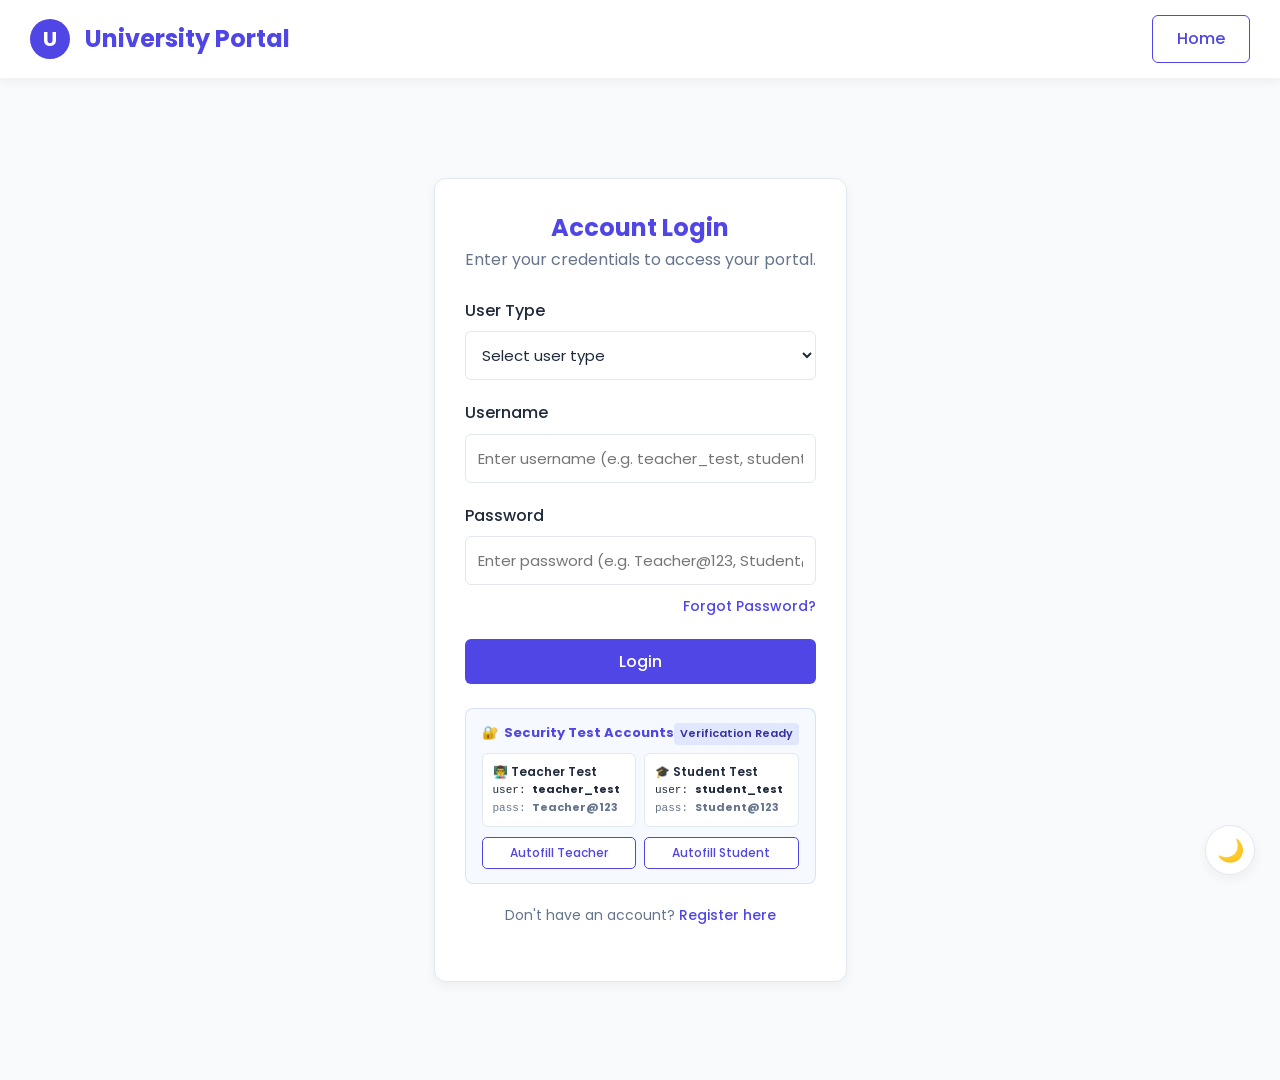
<file: teacher-correct-exam.html>
<!DOCTYPE html>
<html lang="en">
<head>
    <meta charset="UTF-8">
    <meta name="viewport" content="width=device-width, initial-scale=1.0">
    <title>Correct Exams - Online Examination System</title>
    <link rel="stylesheet" href="styles.css">
    <link rel="stylesheet" href="app-styles.css">
    <style>
        .correction-layout {
            display: grid;
            grid-template-columns: 320px 1fr;
            gap: 20px;
            margin-top: 20px;
        }
        @media (max-width: 900px) {
            .correction-layout { grid-template-columns: 1fr; }
        }
        .candidate-item {
            padding: 12px 14px;
            border-bottom: 1px solid var(--border-color);
            cursor: pointer;
            transition: all 0.2s;
            border-left: 3px solid transparent;
        }
        .candidate-item:hover {
            background-color: var(--secondary-color);
        }
        .candidate-item.active {
            background-color: rgba(79, 70, 229, 0.05);
            border-left-color: var(--primary-color);
        }
        .grading-card {
            background: var(--card-bg);
            border: 1px solid var(--border-color);
            border-radius: 10px;
            padding: 20px;
            margin-bottom: 20px;
            box-shadow: var(--shadow);
        }
        .jpeg-inspector-box {
            background: #1e293b;
            border-radius: 8px;
            padding: 12px;
            text-align: center;
            position: relative;
            margin: 14px 0;
            overflow: hidden;
        }
        .jpeg-inspector-img {
            max-width: 100%;
            max-height: 480px;
            border-radius: 4px;
            transition: transform 0.2s ease;
            cursor: zoom-in;
            box-shadow: 0 4px 15px rgba(0,0,0,0.3);
        }
        .image-toolbar {
            position: absolute;
            top: 18px;
            right: 18px;
            display: flex;
            gap: 6px;
            background: rgba(15, 23, 42, 0.85);
            padding: 4px 8px;
            border-radius: 6px;
        }
        .img-tool-btn {
            background: none;
            border: none;
            color: #fff;
            font-size: 14px;
            cursor: pointer;
            padding: 4px 8px;
            border-radius: 4px;
        }
        .img-tool-btn:hover { background: rgba(255,255,255,0.2); }
    </style>
</head>
<body>
    <header></header>

    <div class="container" style="max-width: 1280px;">
        <!-- Top Toolbar -->
        <div style="display: flex; justify-content: space-between; align-items: center; flex-wrap: wrap; gap: 15px; margin-bottom: 20px;">
            <div>
                <h1 style="font-size: 26px; margin-bottom: 4px;">Examination Correction & Marking Console</h1>
                <p style="color: var(--text-light); font-size: 14px; margin: 0;">Perform question-wise evaluation on submitted candidate answer sheets and handwritten JPEG uploads.</p>
            </div>
            
            <div style="display: flex; align-items: center; gap: 12px;">
                <label style="font-size: 13px; font-weight: 600; margin: 0;">Select Exam:</label>
                <select id="examSelector" class="form-control" style="width: auto; padding: 7px 14px; font-size: 13px;" onchange="loadExamSubmissions()">
                    <!-- Populated dynamically -->
                </select>
                <a href="teacher-scoresheet.html" class="btn btn-secondary btn-sm">Go to Score Sheet →</a>
            </div>
        </div>

        <div class="correction-layout">
            <!-- LEFT PANEL: CANDIDATES LIST -->
            <div class="card" style="padding: 0; height: fit-content;">
                <div style="padding: 16px; border-bottom: 1px solid var(--border-color); background: var(--secondary-color); border-radius: 12px 12px 0 0;">
                    <h3 style="margin: 0; font-size: 16px;">Candidate Submissions</h3>
                    <span style="font-size: 12px; color: var(--text-light);" id="subCountLabel">0 submissions</span>
                </div>
                <div id="candidatesList" style="max-height: 600px; overflow-y: auto;">
                    <!-- Candidates items rendered here -->
                </div>
            </div>

            <!-- RIGHT PANEL: ACTIVE GRADING WORKSPACE -->
            <div id="gradingWorkspace">
                <div class="card empty-state-box" id="noCandidateSelected">
                    <div class="empty-state-icon">📋</div>
                    <h3>No Candidate Selected</h3>
                    <p>Select a candidate from the left roster to view their answers and award marks.</p>
                </div>

                <div id="activeGradingContent" style="display: none;">
                    <!-- Candidate Info Header Card -->
                    <div class="card" style="margin-bottom: 20px; display: flex; justify-content: space-between; align-items: center; flex-wrap: wrap; gap: 14px;">
                        <div>
                            <h2 style="font-size: 20px; margin: 0 0 4px 0;" id="activeStudentName">Student Candidate</h2>
                            <span style="font-size: 13px; color: var(--text-light);" id="activeStudentMeta">ID: STU-000 · Submitted at 10:45 AM</span>
                        </div>
                        <div style="display: flex; align-items: center; gap: 16px;">
                            <div style="text-align: right;">
                                <div style="font-size: 12px; color: var(--text-light); text-transform: uppercase;">Awarded Score</div>
                                <span style="font-size: 22px; font-weight: 700; color: var(--primary-color);" id="activeRunningScore">0 / 100</span>
                            </div>
                            <span id="activeStudentStatusBadge"></span>
                        </div>
                    </div>

                    <!-- Question-by-Question Grading List -->
                    <div id="questionGradingList"></div>

                    <!-- Bottom Action Controls -->
                    <div class="card" style="display: flex; justify-content: space-between; align-items: center; flex-wrap: wrap; gap: 15px;">
                        <button type="button" class="btn btn-secondary" onclick="saveActiveGrading(false)">Save Draft Grading</button>
                        <div style="display: flex; gap: 12px;">
                            <button type="button" class="btn" style="background-color: var(--success-color);" onclick="saveActiveGrading(true)">✓ Complete Evaluation & Update Score</button>
                        </div>
                    </div>
                </div>
            </div>
        </div>
    </div>

    <!-- FULLSCREEN HIGH-RES JPEG INSPECTION MODAL -->
    <div id="imageInspectionModal" class="modal-overlay">
        <div class="modal-card modal-lg" style="max-width: 1000px;">
            <div class="modal-header">
                <h3 id="modalImgTitle">Handwritten Answer Sheet Inspection</h3>
                <button class="modal-close-btn" onclick="closeImageInspection()">×</button>
            </div>
            <div class="modal-body" style="background: #0f172a; text-align: center; padding: 20px;">
                <img id="modalInspectImage" src="" style="max-width: 100%; max-height: 70vh; border-radius: 4px; box-shadow: 0 10px 30px rgba(0,0,0,0.5);">
            </div>
            <div class="modal-footer" style="justify-content: space-between;">
                <span style="font-size: 13px; color: var(--text-light);" id="modalImgMeta">Verified Student Upload</span>
                <button class="btn btn-secondary" onclick="closeImageInspection()">Close Inspector</button>
            </div>
        </div>
    </div>

    <script src="exam-store.js"></script>
    <script src="app-utils.js"></script>
    <script src="script.js"></script>
    <script>
        let currentExam = null;
        let currentSubmissions = [];
        let activeSubmission = null;
        let runningMarks = {};
        let runningRemarks = {};

        function initCorrectionPage() {
            let user = AppNav.requireAuth(['teacher', 'admin']);
            if (!user) return;
            AppNav.render('teacher-correct-exam');

            // Populate exams dropdown
            const exams = ExamStore.getExams();
            const selector = document.getElementById('examSelector');
            selector.innerHTML = exams.map(e => `
                <option value="${e.id}">${escapeHtml(e.name)} [${e.examCode}]</option>
            `).join('');

            // Check URL param ?id=...
            const urlParams = new URLSearchParams(window.location.search);
            const requestedExamId = urlParams.get('id');
            if (requestedExamId && exams.some(e => e.id === requestedExamId)) {
                selector.value = requestedExamId;
            }

            loadExamSubmissions();
        }

        function loadExamSubmissions() {
            const examId = document.getElementById('examSelector').value;
            currentExam = ExamStore.getExamById(examId);
            currentSubmissions = ExamStore.getSubmissionsForExam(examId);

            document.getElementById('subCountLabel').textContent = `${currentSubmissions.length} candidate(s)`;

            const listContainer = document.getElementById('candidatesList');
            if (currentSubmissions.length === 0) {
                listContainer.innerHTML = `<div class="empty-state-box" style="padding: 30px 10px;">No student submissions yet for this exam.</div>`;
                document.getElementById('noCandidateSelected').style.display = 'block';
                document.getElementById('activeGradingContent').style.display = 'none';
                return;
            }

            listContainer.innerHTML = currentSubmissions.map((s, idx) => `
                <div class="candidate-item ${idx === 0 ? 'active' : ''}" onclick="selectCandidate('${s.id}', this)">
                    <div style="font-weight: 600; font-size: 14px;">${escapeHtml(s.studentName)}</div>
                    <div style="font-size: 12px; color: var(--text-light); margin: 2px 0;">ID: ${escapeHtml(s.studentId || s.username)}</div>
                    <div style="display: flex; justify-content: space-between; align-items: center; margin-top: 6px;">
                        <span style="font-size: 12px; font-weight: 700; color: var(--primary-color);">Score: ${s.obtainedScore || 0}/${s.totalMarks}</span>
                        ${AppNav.getStatusBadge(s.status)}
                    </div>
                </div>
            `).join('');

            // Auto-select first submission
            if (currentSubmissions.length > 0) {
                selectCandidate(currentSubmissions[0].id, listContainer.children[0]);
            }
        }

        function selectCandidate(subId, itemEl) {
            document.querySelectorAll('.candidate-item').forEach(el => el.classList.remove('active'));
            if (itemEl) itemEl.classList.add('active');

            activeSubmission = ExamStore.getSubmissionById(subId);
            if (!activeSubmission) return;

            document.getElementById('noCandidateSelected').style.display = 'none';
            document.getElementById('activeGradingContent').style.display = 'block';

            document.getElementById('activeStudentName').textContent = activeSubmission.studentName;
            document.getElementById('activeStudentMeta').textContent = `ID: ${activeSubmission.studentId || activeSubmission.username} · Submitted: ${activeSubmission.submittedAt ? new Date(activeSubmission.submittedAt).toLocaleTimeString() : 'In Progress'}`;
            document.getElementById('activeStudentStatusBadge').innerHTML = AppNav.getStatusBadge(activeSubmission.status);

            // Initialize running scores
            runningMarks = { ...(activeSubmission.questionScores || {}) };
            runningRemarks = { ...(activeSubmission.questionRemarks || {}) };

            renderQuestionsGrading();
            updateScoreTally();
        }

        function renderQuestionsGrading() {
            const container = document.getElementById('questionGradingList');
            container.innerHTML = '';

            if (!currentExam.questions || currentExam.questions.length === 0) {
                container.innerHTML = `<p class="empty-state-box">No question parameters configured for this exam.</p>`;
                return;
            }

            currentExam.questions.forEach((q, idx) => {
                const card = document.createElement('div');
                card.className = 'grading-card';
                const ans = activeSubmission.answers[q.id];
                const currentScore = runningMarks[q.id] !== undefined ? runningMarks[q.id] : '';
                const currentRemark = runningRemarks[q.id] || '';

                if (currentExam.examType === 'jpeg') {
                    card.innerHTML = `
                        <div style="display: flex; justify-content: space-between; align-items: flex-start; margin-bottom: 12px;">
                            <div>
                                <span class="qb-num">Question ${idx + 1} [Maximum Marks: ${q.marks}]</span>
                                <h4 style="margin: 6px 0 0 0; font-size: 15px; color: var(--text-color);">${escapeHtml(q.text)}</h4>
                            </div>
                            <div style="text-align: right; min-width: 120px;">
                                <label style="font-size: 12px; font-weight: 600; display: block; margin-bottom: 4px;">Marks Awarded:</label>
                                <div style="display: flex; align-items: center; justify-content: flex-end; gap: 4px;">
                                    <input type="number" class="form-control" style="width: 75px; text-align: center; font-weight: 700; font-size: 15px; padding: 6px;" 
                                           value="${currentScore}" min="0" max="${q.marks}" 
                                           oninput="handleMarkChange('${q.id}', this.value, ${q.marks})">
                                    <span style="font-size: 14px; color: var(--text-light);">/ ${q.marks}</span>
                                </div>
                            </div>
                        </div>

                        ${ans && ans.fileData ? `
                            <div class="jpeg-inspector-box">
                                <div class="image-toolbar">
                                    <button type="button" class="img-tool-btn" onclick="openImageInspection('${ans.fileData}', 'Q${idx + 1}: ${escapeHtml(q.text)}')">🔍 Fullscreen Zoom</button>
                                </div>
                                <img src="${ans.fileData}" class="jpeg-inspector-img" onclick="openImageInspection('${ans.fileData}', 'Q${idx + 1}: ${escapeHtml(q.text)}')">
                                <div style="color: #94a3b8; font-size: 12px; margin-top: 6px;">
                                    📄 Uploaded File: <strong>${escapeHtml(ans.fileName || 'handwritten_sheet.jpg')}</strong> · Click image to expand
                                </div>
                            </div>
                        ` : `
                            <div style="padding: 18px; background: #fee2e2; border-radius: 8px; color: #b91c1c; font-size: 13px; margin: 12px 0;">
                                ⚠️ Candidate did not upload an answer image for this question.
                            </div>
                        `}

                        <div class="form-group" style="margin: 12px 0 0 0;">
                            <label style="font-size: 12px; color: var(--text-light);">Instructor Remarks / Feedback for Q${idx + 1}:</label>
                            <input type="text" class="form-control" style="font-size: 13px;" placeholder="e.g. Accurate derivation; slight calculation slip in step 3." 
                                   value="${escapeHtml(currentRemark)}" oninput="runningRemarks['${q.id}'] = this.value">
                        </div>
                    `;
                } else {
                    // MCQ Exam
                    const chosenIndex = ans ? ans.answer : null;
                    const options = [q.optionA, q.optionB, q.optionC, q.optionD];
                    const chosenText = chosenIndex !== null && chosenIndex !== undefined ? options[chosenIndex] : 'No answer selected';
                    const correctText = options[q.correctAnswer];
                    const isAutoCorrect = parseInt(chosenIndex) === parseInt(q.correctAnswer);

                    card.innerHTML = `
                        <div style="display: flex; justify-content: space-between; align-items: flex-start; margin-bottom: 12px;">
                            <div>
                                <span class="qb-num">Question ${idx + 1} [Marks: ${q.marks}]</span>
                                <h4 style="margin: 6px 0 0 0; font-size: 15px; color: var(--text-color);">${escapeHtml(q.text)}</h4>
                            </div>
                            <div style="text-align: right; min-width: 120px;">
                                <label style="font-size: 12px; font-weight: 600; display: block; margin-bottom: 4px;">Marks Awarded:</label>
                                <div style="display: flex; align-items: center; justify-content: flex-end; gap: 4px;">
                                    <input type="number" class="form-control" style="width: 75px; text-align: center; font-weight: 700; font-size: 15px; padding: 6px;" 
                                           value="${currentScore}" min="0" max="${q.marks}" 
                                           oninput="handleMarkChange('${q.id}', this.value, ${q.marks})">
                                    <span style="font-size: 14px; color: var(--text-light);">/ ${q.marks}</span>
                                </div>
                            </div>
                        </div>

                        <div style="display: grid; grid-template-columns: 1fr 1fr; gap: 12px; margin: 12px 0; font-size: 13px;">
                            <div style="padding: 10px; border-radius: 6px; background: ${isAutoCorrect ? '#ecfdf5' : '#fee2e2'}; border: 1px solid ${isAutoCorrect ? '#a7f3d0' : '#fecaca'};">
                                <strong>Candidate Choice:</strong> ${escapeHtml(chosenText)} (${isAutoCorrect ? '✓ Match' : '✕ Mismatch'})
                            </div>
                            <div style="padding: 10px; border-radius: 6px; background: #eff6ff; border: 1px solid #bfdbfe;">
                                <strong>Correct Key:</strong> Option ${['A','B','C','D'][q.correctAnswer]} (${escapeHtml(correctText)})
                            </div>
                        </div>

                        <div class="form-group" style="margin: 12px 0 0 0;">
                            <label style="font-size: 12px; color: var(--text-light);">Remarks:</label>
                            <input type="text" class="form-control" style="font-size: 13px;" placeholder="Feedback..." 
                                   value="${escapeHtml(currentRemark)}" oninput="runningRemarks['${q.id}'] = this.value">
                        </div>
                    `;
                }

                container.appendChild(card);
            });
        }

        function handleMarkChange(qid, value, maxMarks) {
            let val = parseInt(value);
            if (isNaN(val)) val = 0;
            if (val > maxMarks) {
                Toast.show(`Score cannot exceed maximum marks (${maxMarks})`, 'warning');
                val = maxMarks;
            }
            if (val < 0) val = 0;
            runningMarks[qid] = val;
            updateScoreTally();
        }

        function updateScoreTally() {
            let sum = 0;
            Object.values(runningMarks).forEach(v => { sum += (parseInt(v) || 0); });
            document.getElementById('activeRunningScore').textContent = `${sum} / ${currentExam.totalMarks}`;
        }

        function saveActiveGrading(markAsEvaluated = false) {
            if (!activeSubmission) return;

            let sum = 0;
            Object.values(runningMarks).forEach(v => { sum += (parseInt(v) || 0); });

            ExamStore.saveCorrection(activeSubmission.id, runningMarks, runningRemarks, sum, markAsEvaluated);

            if (markAsEvaluated) {
                Toast.show(`Candidate ${activeSubmission.studentName} marked as Evaluated! Score: ${sum}/${currentExam.totalMarks}`, 'success');
            } else {
                Toast.show('Draft evaluation saved successfully', 'info');
            }

            // Reload candidate listing to reflect updated score and status
            loadExamSubmissions();
        }

        // Fullscreen image viewer
        function openImageInspection(imgSrc, title) {
            document.getElementById('modalInspectImage').src = imgSrc;
            document.getElementById('modalImgTitle').textContent = title || 'Answer Sheet Inspection';
            document.getElementById('imageInspectionModal').classList.add('open');
        }

        function closeImageInspection() {
            document.getElementById('imageInspectionModal').classList.remove('open');
        }

        document.addEventListener('DOMContentLoaded', initCorrectionPage);
    </script>
</body>
</html>
</file>
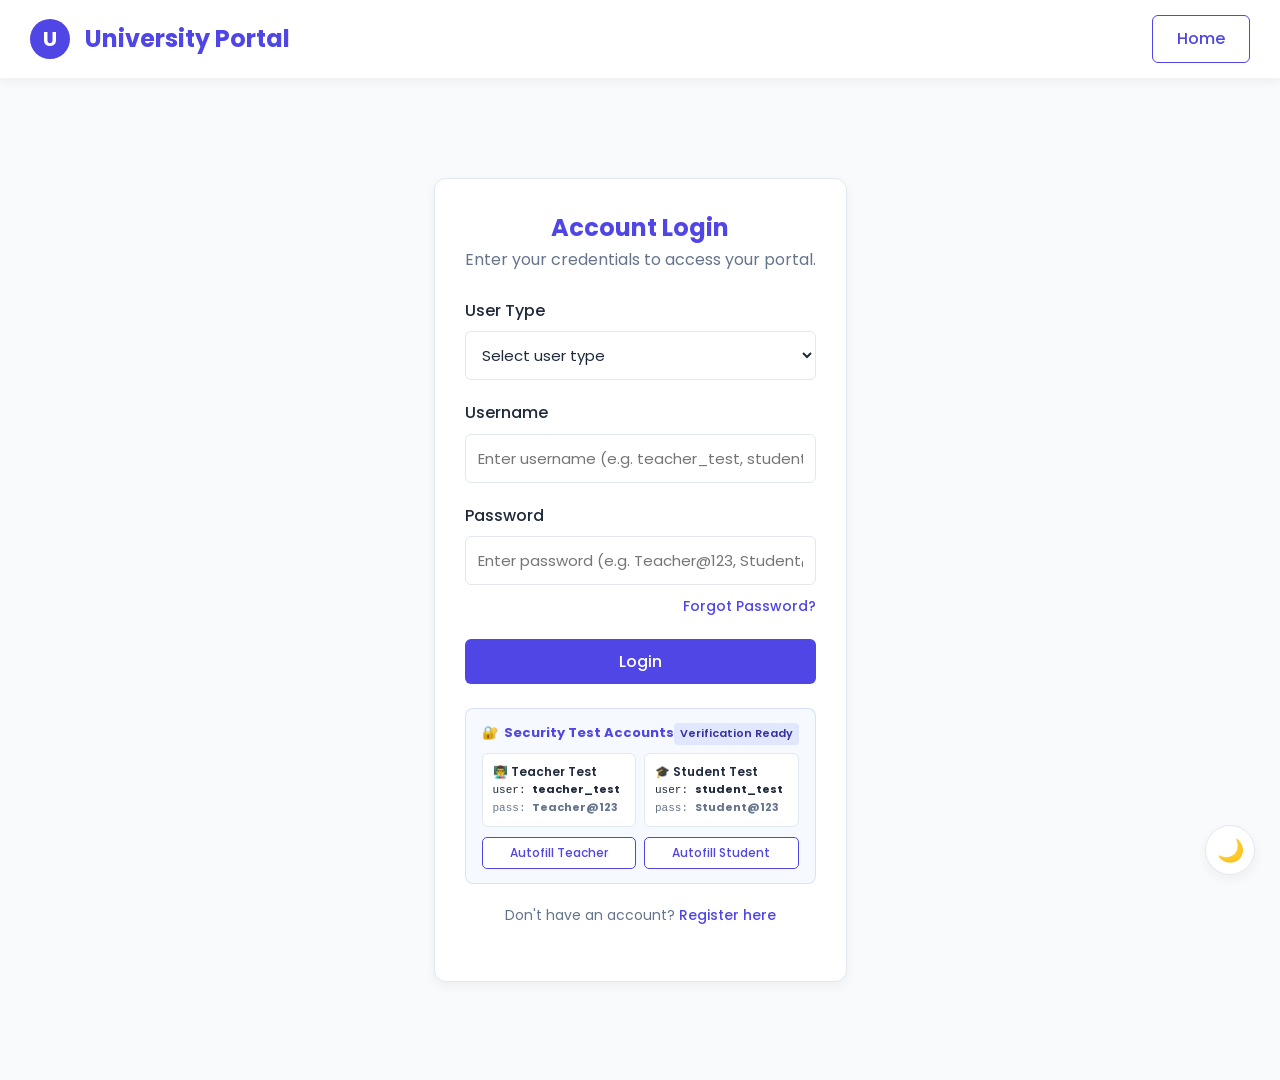
<file: teacher-create-exam.html>
<!DOCTYPE html>
<html lang="en">
<head>
    <meta charset="UTF-8">
    <meta name="viewport" content="width=device-width, initial-scale=1.0">
    <title>Create Exam - Online Examination System</title>
    <link rel="stylesheet" href="styles.css">
    <link rel="stylesheet" href="app-styles.css">
</head>
<body>
    <header></header>

    <div class="container" style="max-width: 950px;">
        <div style="display: flex; justify-content: space-between; align-items: center; margin-bottom: 24px; flex-wrap: wrap; gap: 15px;">
            <div>
                <h1 style="font-size: 26px; margin-bottom: 4px;">Create New Examination</h1>
                <p style="color: var(--text-light); font-size: 14px; margin: 0;">Configure exam parameters, assign a unique student access code, and author questions.</p>
            </div>
            <a href="teacher-dashboard.html" class="btn btn-secondary btn-sm">← Back to Dashboard</a>
        </div>

        <form id="createExamForm" onsubmit="return false;">
            <!-- 1. EXAM DETAILS & UNIQUE ACCESS CODE -->
            <div class="card" style="margin-bottom: 24px;">
                <div style="display: flex; justify-content: space-between; align-items: center; margin-bottom: 18px; border-bottom: 1px solid var(--border-color); padding-bottom: 14px; flex-wrap: wrap; gap: 10px;">
                    <h3 style="margin: 0; font-size: 18px;">1. Examination Specifications</h3>
                    
                    <!-- UNIQUE EXAM CODE DISPLAY -->
                    <div style="display: flex; align-items: center; gap: 8px;">
                        <span style="font-size: 13px; color: var(--text-light);">Unique Student Access Code:</span>
                        <div class="exam-code-box">
                            <span id="displayExamCode">LOAD...</span>
                            <button type="button" class="btn-copy" onclick="copyExamCode()" title="Copy Code">📋</button>
                            <button type="button" class="btn-copy" onclick="regenerateExamCode()" title="Generate New Code">🔄</button>
                        </div>
                    </div>
                </div>

                <div class="notice-banner notice-info">
                    <span>🔑 <strong>Exam Code Rule:</strong> Students can ONLY enter this examination by supplying this exact unique code. Share this code with your class prior to exam commencement.</span>
                </div>

                <div style="display: grid; grid-template-columns: 2fr 1fr; gap: 16px;">
                    <div class="form-group">
                        <label for="examName">Exam Title *</label>
                        <input type="text" id="examName" class="form-control" placeholder="e.g. Distributed Operating Systems Mid-Semester" required>
                    </div>
                    <div class="form-group">
                        <label for="examSubject">Academic Subject / Course *</label>
                        <input type="text" id="examSubject" class="form-control" placeholder="e.g. CS-401 Computer Networks" required>
                    </div>
                </div>

                <div style="display: grid; grid-template-columns: repeat(auto-fit, minmax(180px, 1fr)); gap: 16px;">
                    <div class="form-group">
                        <label for="examDate">Exam Date *</label>
                        <input type="date" id="examDate" class="form-control" required>
                    </div>
                    <div class="form-group">
                        <label for="examTime">Start Time *</label>
                        <input type="time" id="examTime" class="form-control" value="10:00" required>
                    </div>
                    <div class="form-group">
                        <label for="examDuration">Duration (Minutes) *</label>
                        <input type="number" id="examDuration" class="form-control" value="45" min="5" max="300" required>
                    </div>
                    <div class="form-group">
                        <label for="examTotalMarks">Total Marks *</label>
                        <input type="number" id="examTotalMarks" class="form-control" value="50" min="1" required>
                    </div>
                </div>

                <div class="form-group">
                    <label for="examDesc">Exam Description</label>
                    <textarea id="examDesc" class="form-control" rows="2" placeholder="Brief outline of syllabus covered in this test..."></textarea>
                </div>

                <!-- DEDICATED RULES BOX -->
                <div class="form-group">
                    <label for="examRules" style="display: flex; justify-content: space-between; align-items: center;">
                        <span>Dedicated Examination Rules Box *</span>
                        <button type="button" onclick="loadDefaultRulesTemplate()" class="btn-sm btn-secondary" style="font-size: 11px; padding: 3px 8px; border: none; cursor: pointer;">Load Standard Rules Template</button>
                    </label>
                    <textarea id="examRules" class="form-control" rows="5" style="font-family: monospace; font-size: 13px;" placeholder="Enter instructions and strict regulations students must follow before and during this test..."></textarea>
                    <span style="font-size: 12px; color: var(--text-light); margin-top: 4px; display: block;">Students will be mandated to review and agree to these rules prior to starting the timer.</span>
                </div>
            </div>

            <!-- 2. EXAM TYPE SELECTION -->
            <div class="card" style="margin-bottom: 24px;">
                <h3 style="margin: 0 0 16px 0; font-size: 18px;">2. Examination Type & Answer Delivery Mode</h3>

                <div style="display: grid; grid-template-columns: 1fr 1fr; gap: 16px; margin-bottom: 20px;">
                    <label class="exam-type-card active" id="typeCardMcq" onclick="selectExamType('mcq')">
                        <input type="radio" name="examTypeSelect" value="mcq" checked style="display: none;">
                        <div style="font-size: 26px; margin-bottom: 8px;">◉</div>
                        <h4 style="margin: 0 0 6px 0;">MCQ EXAM</h4>
                        <p style="margin: 0; font-size: 13px; color: var(--text-light);">Objective format with 4 options per question. Supports instant automatic scoring or manual review.</p>
                    </label>

                    <label class="exam-type-card" id="typeCardJpeg" onclick="selectExamType('jpeg')">
                        <input type="radio" name="examTypeSelect" value="jpeg" style="display: none;">
                        <div style="font-size: 26px; margin-bottom: 8px;">📷</div>
                        <h4 style="margin: 0 0 6px 0;">JPEG ANSWER EXAM</h4>
                        <p style="margin: 0; font-size: 13px; color: var(--text-light);">Subjective/mathematical problems where students write answers on paper and upload JPEG photos.</p>
                    </label>
                </div>

                <!-- MCQ CHECKING MODE SELECTION (ONLY FOR MCQ) -->
                <div id="mcqCheckingModeSection" style="padding: 16px; background: var(--secondary-color); border-radius: 8px; border: 1px solid var(--border-color);">
                    <label style="font-weight: 600; font-size: 14px; margin-bottom: 8px; display: block;">Answer Checking Mode:</label>
                    <div style="display: flex; gap: 20px;">
                        <label style="display: flex; align-items: center; gap: 8px; cursor: pointer; font-size: 14px;">
                            <input type="radio" name="checkingMode" value="auto" checked>
                            <strong>Automatic Checking</strong> (System auto-grades based on selected correct answer)
                        </label>
                        <label style="display: flex; align-items: center; gap: 8px; cursor: pointer; font-size: 14px;">
                            <input type="radio" name="checkingMode" value="manual">
                            <strong>Manual Answer Sheet Checking</strong> (Instructor manually reviews submissions)
                        </label>
                    </div>
                </div>

                <!-- JPEG NOTICE (ONLY FOR JPEG) -->
                <div id="jpegWorkflowNotice" style="display: none; padding: 16px; background: #faf5ff; border: 1px solid #e9d5ff; border-radius: 8px; color: #581c87;">
                    <h4 style="margin: 0 0 6px 0; color: #7e22ce;">📷 JPEG Workflow Overview</h4>
                    <p style="margin: 0; font-size: 13px;">
                        For this exam type, you specify subjective questions with allocated marks. Students will take high-resolution JPEG photos of their handwritten sheets and upload them. You will then use the dedicated <strong>Correct Exams</strong> interface to inspect the sheets and award marks question-wise.
                    </p>
                </div>
            </div>

            <!-- 3. QUESTION CREATION SECTION -->
            <div class="card" style="margin-bottom: 24px;">
                <div style="display: flex; justify-content: space-between; align-items: center; margin-bottom: 18px; border-bottom: 1px solid var(--border-color); padding-bottom: 14px;">
                    <div>
                        <h3 style="margin: 0; font-size: 18px;">3. Question Bank Authoring</h3>
                        <span style="font-size: 13px; color: var(--text-light);" id="questionCountText">0 questions created</span>
                    </div>
                    <button type="button" class="btn btn-sm" onclick="addQuestionCard()">+ Add Question</button>
                </div>

                <!-- Dynamic Questions Container -->
                <div id="questionsContainer"></div>

                <div style="text-align: center; margin-top: 16px;">
                    <button type="button" class="btn btn-secondary btn-sm" onclick="addQuestionCard()">+ Add Another Question</button>
                </div>
            </div>

            <!-- 4. ACTIONS BAR -->
            <div style="display: flex; justify-content: space-between; align-items: center; padding: 16px 0;">
                <a href="teacher-dashboard.html" class="btn btn-secondary">Cancel</a>
                <div style="display: flex; gap: 12px;">
                    <button type="button" class="btn btn-secondary" onclick="submitExam('Draft')">Save as Draft</button>
                    <button type="button" class="btn" onclick="submitExam('Published / Active')">✓ Publish Exam to Students</button>
                </div>
            </div>
        </form>
    </div>

    <style>
        .exam-type-card {
            border: 2px solid var(--border-color);
            border-radius: 10px;
            padding: 20px;
            cursor: pointer;
            transition: all 0.2s ease;
            background: var(--card-bg);
            text-align: center;
        }
        .exam-type-card:hover {
            border-color: var(--primary-color);
        }
        .exam-type-card.active {
            border-color: var(--primary-color);
            background: rgba(79, 70, 229, 0.04);
            box-shadow: 0 4px 12px rgba(79, 70, 229, 0.1);
        }
    </style>

    <script src="exam-store.js"></script>
    <script src="app-utils.js"></script>
    <script src="script.js"></script>
    <script>
        let currentExamCode = '';
        let currentExamType = 'mcq';
        let questionsList = [];

        function initCreateExam() {
            let user = AppNav.requireAuth(['teacher', 'admin']);
            if (!user) return;
            AppNav.render('teacher-create-exam');

            // Set default date to tomorrow
            const tomorrow = new Date();
            tomorrow.setDate(tomorrow.getDate() + 1);
            document.getElementById('examDate').value = tomorrow.toISOString().split('T')[0];

            regenerateExamCode();
            loadDefaultRulesTemplate();

            // Add first 2 starter questions
            addQuestionCard();
            addQuestionCard();
        }

        function regenerateExamCode() {
            currentExamCode = ExamStore.generateExamCode();
            document.getElementById('displayExamCode').textContent = currentExamCode;
        }

        function copyExamCode() {
            navigator.clipboard.writeText(currentExamCode).then(() => {
                Toast.show('Exam Code copied to clipboard: ' + currentExamCode, 'success');
            }).catch(() => {
                Toast.show('Exam Code: ' + currentExamCode, 'info');
            });
        }

        function loadDefaultRulesTemplate() {
            document.getElementById('examRules').value = ExamStore.getDefaultRules();
        }

        function selectExamType(type) {
            currentExamType = type;
            document.getElementById('typeCardMcq').classList.toggle('active', type === 'mcq');
            document.getElementById('typeCardJpeg').classList.toggle('active', type === 'jpeg');
            
            document.getElementById('mcqCheckingModeSection').style.display = type === 'mcq' ? 'block' : 'none';
            document.getElementById('jpegWorkflowNotice').style.display = type === 'jpeg' ? 'block' : 'none';

            // Re-render all existing question cards to match type
            renderAllQuestions();
        }

        function addQuestionCard() {
            const newQ = {
                id: 'q_' + Date.now() + '_' + Math.random().toString(36).substr(2, 4),
                text: '',
                optionA: '',
                optionB: '',
                optionC: '',
                optionD: '',
                correctAnswer: 0,
                marks: 10
            };
            questionsList.push(newQ);
            renderAllQuestions();
        }

        function removeQuestion(index) {
            if (questionsList.length <= 1) {
                Toast.show('Examination must have at least one question', 'warning');
                return;
            }
            questionsList.splice(index, 1);
            renderAllQuestions();
        }

        function renderAllQuestions() {
            const container = document.getElementById('questionsContainer');
            container.innerHTML = '';

            questionsList.forEach((q, idx) => {
                const item = document.createElement('div');
                item.className = 'question-builder-item';
                const qNumStr = String(idx + 1).padStart(2, '0');

                if (currentExamType === 'mcq') {
                    item.innerHTML = `
                        <div class="qb-header">
                            <span class="qb-num">Question ${qNumStr}</span>
                            <div style="display: flex; align-items: center; gap: 12px;">
                                <div style="display: flex; align-items: center; gap: 6px;">
                                    <label style="font-size: 13px; font-weight: 600; margin: 0;">Marks:</label>
                                    <input type="number" class="form-control" style="width: 70px; padding: 4px 8px; font-size: 13px;" value="${q.marks}" min="1" onchange="questionsList[${idx}].marks = parseInt(this.value) || 1">
                                </div>
                                <button type="button" class="btn btn-outline-danger btn-sm" onclick="removeQuestion(${idx})">Remove</button>
                            </div>
                        </div>

                        <div class="form-group" style="margin-bottom: 12px;">
                            <label style="font-size: 13px;">Question Text *</label>
                            <textarea class="form-control" rows="2" placeholder="Enter question..." oninput="questionsList[${idx}].text = this.value">${escapeHtml(q.text)}</textarea>
                        </div>

                        <div class="qb-options-grid">
                            <div class="form-group" style="margin: 0;">
                                <label style="font-size: 12px;">Option A *</label>
                                <input type="text" class="form-control" placeholder="Option A text" value="${escapeHtml(q.optionA)}" oninput="questionsList[${idx}].optionA = this.value">
                            </div>
                            <div class="form-group" style="margin: 0;">
                                <label style="font-size: 12px;">Option B *</label>
                                <input type="text" class="form-control" placeholder="Option B text" value="${escapeHtml(q.optionB)}" oninput="questionsList[${idx}].optionB = this.value">
                            </div>
                            <div class="form-group" style="margin: 0;">
                                <label style="font-size: 12px;">Option C *</label>
                                <input type="text" class="form-control" placeholder="Option C text" value="${escapeHtml(q.optionC)}" oninput="questionsList[${idx}].optionC = this.value">
                            </div>
                            <div class="form-group" style="margin: 0;">
                                <label style="font-size: 12px;">Option D *</label>
                                <input type="text" class="form-control" placeholder="Option D text" value="${escapeHtml(q.optionD)}" oninput="questionsList[${idx}].optionD = this.value">
                            </div>
                        </div>

                        <div style="display: flex; align-items: center; gap: 10px; margin-top: 14px;">
                            <label style="font-size: 13px; font-weight: 600; margin: 0;">Correct Answer:</label>
                            <select class="form-control" style="width: auto; padding: 6px 12px; font-size: 13px;" onchange="questionsList[${idx}].correctAnswer = parseInt(this.value)">
                                <option value="0" ${q.correctAnswer === 0 ? 'selected' : ''}>Option A</option>
                                <option value="1" ${q.correctAnswer === 1 ? 'selected' : ''}>Option B</option>
                                <option value="2" ${q.correctAnswer === 2 ? 'selected' : ''}>Option C</option>
                                <option value="3" ${q.correctAnswer === 3 ? 'selected' : ''}>Option D</option>
                            </select>
                            <span style="font-size: 12px; color: var(--text-light);">(Used for answer key evaluation)</span>
                        </div>
                    `;
                } else {
                    // JPEG Answer Exam
                    item.innerHTML = `
                        <div class="qb-header">
                            <span class="qb-num">Question ${qNumStr} [Handwritten JPEG Answer]</span>
                            <div style="display: flex; align-items: center; gap: 12px;">
                                <div style="display: flex; align-items: center; gap: 6px;">
                                    <label style="font-size: 13px; font-weight: 600; margin: 0;">Marks:</label>
                                    <input type="number" class="form-control" style="width: 70px; padding: 4px 8px; font-size: 13px;" value="${q.marks}" min="1" onchange="questionsList[${idx}].marks = parseInt(this.value) || 1">
                                </div>
                                <button type="button" class="btn btn-outline-danger btn-sm" onclick="removeQuestion(${idx})">Remove</button>
                            </div>
                        </div>

                        <div class="form-group" style="margin-bottom: 12px;">
                            <label style="font-size: 13px;">Descriptive / Problem Question Text *</label>
                            <textarea class="form-control" rows="3" placeholder="Enter problem statement, derivation instructions, or diagram requirements..." oninput="questionsList[${idx}].text = this.value">${escapeHtml(q.text)}</textarea>
                        </div>

                        <div style="padding: 10px 14px; background: var(--secondary-color); border-radius: 6px; font-size: 12px; color: var(--text-light); display: flex; align-items: center; gap: 8px;">
                            <span>📷</span>
                            <span>Student will upload their handwritten answer sheet as a JPEG image for this question. You will manually assign marks up to <strong>${q.marks} marks</strong> during evaluation.</span>
                        </div>
                    `;
                }
                container.appendChild(item);
            });

            document.getElementById('questionCountText').textContent = `${questionsList.length} question(s) configured`;
        }

        function submitExam(targetStatus) {
            const name = document.getElementById('examName').value.trim();
            const subject = document.getElementById('examSubject').value.trim();
            const date = document.getElementById('examDate').value;
            const time = document.getElementById('examTime').value;
            const duration = parseInt(document.getElementById('examDuration').value) || 30;
            const totalMarks = parseInt(document.getElementById('examTotalMarks').value) || 50;
            const description = document.getElementById('examDesc').value.trim();
            const rules = document.getElementById('examRules').value.trim();
            const checkingMode = document.querySelector('input[name="checkingMode"]:checked')?.value || 'auto';

            if (!name || !subject || !date) {
                Toast.show('Please fill in Exam Name, Subject, and Date', 'warning');
                return;
            }

            // Validate questions
            for (let i = 0; i < questionsList.length; i++) {
                const q = questionsList[i];
                if (!q.text.trim()) {
                    Toast.show(`Question ${i + 1} text cannot be empty`, 'warning');
                    return;
                }
                if (currentExamType === 'mcq') {
                    if (!q.optionA.trim() || !q.optionB.trim()) {
                        Toast.show(`Question ${i + 1} must have at least Option A and Option B filled`, 'warning');
                        return;
                    }
                }
            }

            const currentUser = ExamStore.getCurrentUser();

            const newExam = ExamStore.createExam({
                name,
                subject,
                date,
                time,
                duration,
                totalMarks,
                examCode: currentExamCode,
                description,
                rules,
                examType: currentExamType,
                checkingMode: currentExamType === 'mcq' ? checkingMode : 'manual',
                status: targetStatus,
                teacherName: currentUser ? currentUser.fullName : 'Faculty Teacher',
                questions: questionsList
            });

            Toast.show(`Exam successfully saved as ${targetStatus}!`, 'success');
            setTimeout(() => {
                window.location.href = 'teacher-exams.html';
            }, 1000);
        }

        document.addEventListener('DOMContentLoaded', initCreateExam);
    </script>
</body>
</html>
</file>
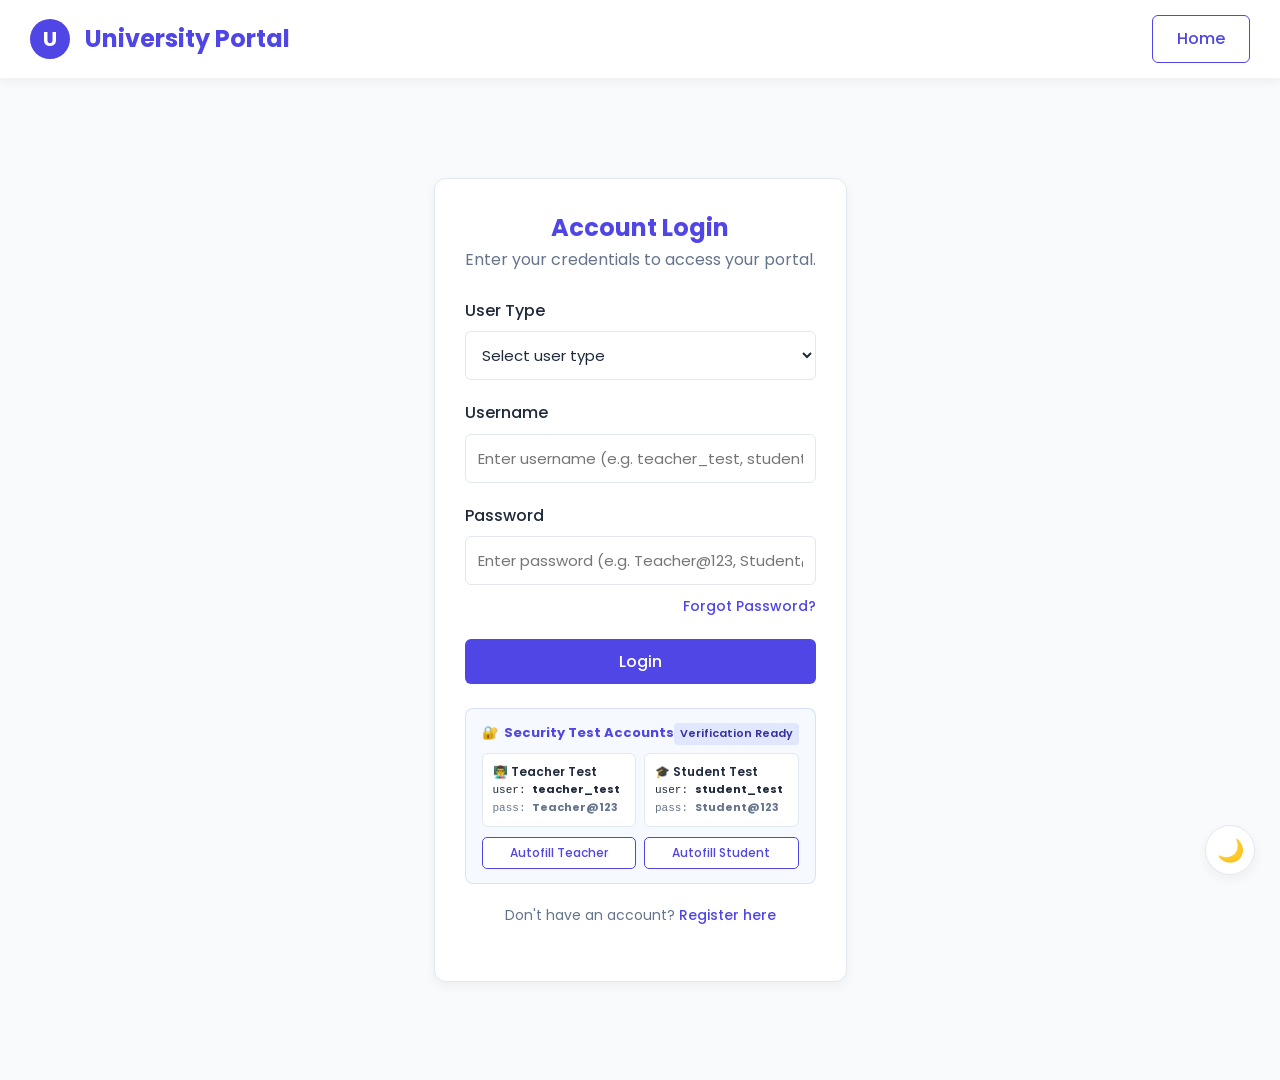
<file: teacher-dashboard.html>
<!DOCTYPE html>
<html lang="en">
<head>
    <meta charset="UTF-8">
    <meta name="viewport" content="width=device-width, initial-scale=1.0">
    <title>Teacher Dashboard - Online Examination System</title>
    <link rel="stylesheet" href="styles.css">
    <link rel="stylesheet" href="app-styles.css">
</head>
<body>
    <header></header>

    <div class="container">
        <!-- Dashboard Header -->
        <div class="dashboard-banner-row">
            <div>
                <h1 style="font-size: 26px; margin-bottom: 4px;">Faculty Examination Portal</h1>
                <p style="color: var(--text-light); font-size: 14px; margin: 0;">Create examinations, manage question banks, review student answer sheets, and publish final score sheets.</p>
            </div>
            <div class="banner-actions-row">
                <a href="teacher-create-exam.html" class="btn">+ Create New Exam</a>
            </div>
        </div>

        <!-- Metric Cards -->
        <div class="stats-grid">
            <div class="stat-card">
                <div class="stat-icon">📄</div>
                <div class="stat-content">
                    <span class="stat-value" id="statMyExams">0</span>
                    <span class="stat-label">My Examinations</span>
                </div>
            </div>
            <div class="stat-card">
                <div class="stat-icon">🟢</div>
                <div class="stat-content">
                    <span class="stat-value" id="statActiveExams">0</span>
                    <span class="stat-label">Active Published Exams</span>
                </div>
            </div>
            <div class="stat-card">
                <div class="stat-icon" style="color: #7e22ce; background: #faf5ff;">✍️</div>
                <div class="stat-content">
                    <span class="stat-value" id="statPendingCorrections" style="color: #7e22ce;">0</span>
                    <span class="stat-label">Pending Corrections</span>
                </div>
            </div>
            <div class="stat-card">
                <div class="stat-icon" style="color: #15803d; background: #f0fdf4;">📊</div>
                <div class="stat-content">
                    <span class="stat-value" id="statPublishedSheets" style="color: #15803d;">0</span>
                    <span class="stat-label">Published Score Sheets</span>
                </div>
            </div>
        </div>

        <!-- Quick Access Dashboard Cards -->
        <div class="dashboard-grid" style="margin-bottom: 32px; grid-template-columns: repeat(auto-fit, minmax(260px, 1fr));">
            <a href="teacher-create-exam.html" class="card dashboard-card">
                <div style="font-size: 32px; margin-bottom: 12px;">➕</div>
                <h3>Create Examination</h3>
                <p style="font-size: 13px; color: var(--text-light);">Create MCQ or JPEG handwritten exams with customized rules and unique codes.</p>
                <span class="btn btn-sm" style="margin-top: 10px;">Create Exam →</span>
            </a>

            <a href="teacher-correct-exam.html" class="card dashboard-card">
                <div style="font-size: 32px; margin-bottom: 12px;">📝</div>
                <h3>Correct Answer Sheets</h3>
                <p style="font-size: 13px; color: var(--text-light);">Inspect student submissions, view high-res uploaded JPEG sheets, and award marks.</p>
                <span class="btn btn-sm" style="margin-top: 10px;">Open Correction UI →</span>
            </a>

            <a href="teacher-scoresheet.html" class="card dashboard-card">
                <div style="font-size: 32px; margin-bottom: 12px;">📑</div>
                <h3>Score Sheets</h3>
                <p style="font-size: 13px; color: var(--text-light);">Review class scores, verify grading, and control visibility to publish results to students.</p>
                <span class="btn btn-sm" style="margin-top: 10px;">Manage Score Sheets →</span>
            </a>

            <a href="teacher-results.html" class="card dashboard-card">
                <div style="font-size: 32px; margin-bottom: 12px;">📈</div>
                <h3>Past Results Archive</h3>
                <p style="font-size: 13px; color: var(--text-light);">Browse completed historical examinations, candidate rosters, and final grade reports.</p>
                <span class="btn btn-sm" style="margin-top: 10px;">View Archives →</span>
            </a>
        </div>

        <!-- Recent Examinations Table -->
        <div class="card">
            <div class="section-toolbar">
                <div>
                    <h3 style="margin: 0; font-size: 18px;">Recently Managed Examinations</h3>
                    <p style="color: var(--text-light); font-size: 13px; margin: 4px 0 0 0;">Overview of active and draft examinations assigned to you.</p>
                </div>
                <a href="teacher-exams.html" class="btn btn-secondary btn-sm">View All Exams →</a>
            </div>

            <div class="table-responsive">
                <table class="data-table">
                    <thead>
                        <tr>
                            <th>Exam Name</th>
                            <th>Exam Code</th>
                            <th>Type</th>
                            <th>Total Marks</th>
                            <th>Status</th>
                            <th>Score Sheet Status</th>
                            <th style="text-align: right;">Quick Actions</th>
                        </tr>
                    </thead>
                    <tbody id="recentExamsTable"></tbody>
                </table>
            </div>
        </div>
    </div>

    <script src="exam-store.js"></script>
    <script src="app-utils.js"></script>
    <script src="script.js"></script>
    <script>
        function initTeacherDashboard() {
            let user = AppNav.requireAuth(['teacher', 'admin']);
            if (!user) return;
            AppNav.render('teacher-dashboard');

            const exams = ExamStore.getExams();
            const active = exams.filter(e => e.status === 'Published / Active');
            const subs = ExamStore.getSubmissions();
            const pendingCorrection = subs.filter(s => s.status === 'Under Correction' || s.status === 'Submitted');
            const publishedSheets = exams.filter(e => e.scoreSheetStatus === 'Result Published');

            document.getElementById('statMyExams').textContent = exams.length;
            document.getElementById('statActiveExams').textContent = active.length;
            document.getElementById('statPendingCorrections').textContent = pendingCorrection.length;
            document.getElementById('statPublishedSheets').textContent = publishedSheets.length;

            renderRecentExams(exams.slice(0, 5));
        }

        function renderRecentExams(exams) {
            const tbody = document.getElementById('recentExamsTable');
            if (exams.length === 0) {
                tbody.innerHTML = `<tr><td colspan="7" class="empty-state-box">No examinations found. Create your first exam to begin!</td></tr>`;
                return;
            }

            tbody.innerHTML = exams.map(e => `
                <tr>
                    <td>
                        <strong>${escapeHtml(e.name)}</strong>
                        <div style="font-size: 12px; color: var(--text-light);">${escapeHtml(e.subject)} · ${e.duration} mins</div>
                    </td>
                    <td>
                        <span class="exam-code-box" style="padding: 2px 8px; font-size: 12px;">${escapeHtml(e.examCode)}</span>
                    </td>
                    <td>
                        <span style="font-size: 12px; font-weight: 600;">
                            ${e.examType === 'jpeg' ? '📷 JPEG' : '◉ MCQ'}
                        </span>
                    </td>
                    <td><strong>${e.totalMarks}</strong></td>
                    <td>${AppNav.getStatusBadge(e.status)}</td>
                    <td>${AppNav.getStatusBadge(e.scoreSheetStatus || 'Not Evaluated')}</td>
                    <td style="text-align: right;">
                        <a href="teacher-correct-exam.html?id=${e.id}" class="btn btn-secondary btn-sm">Correct</a>
                        <a href="teacher-scoresheet.html?id=${e.id}" class="btn btn-secondary btn-sm">Score Sheet</a>
                    </td>
                </tr>
            `).join('');
        }

        document.addEventListener('DOMContentLoaded', initTeacherDashboard);
    </script>
</body>
</html>
</file>
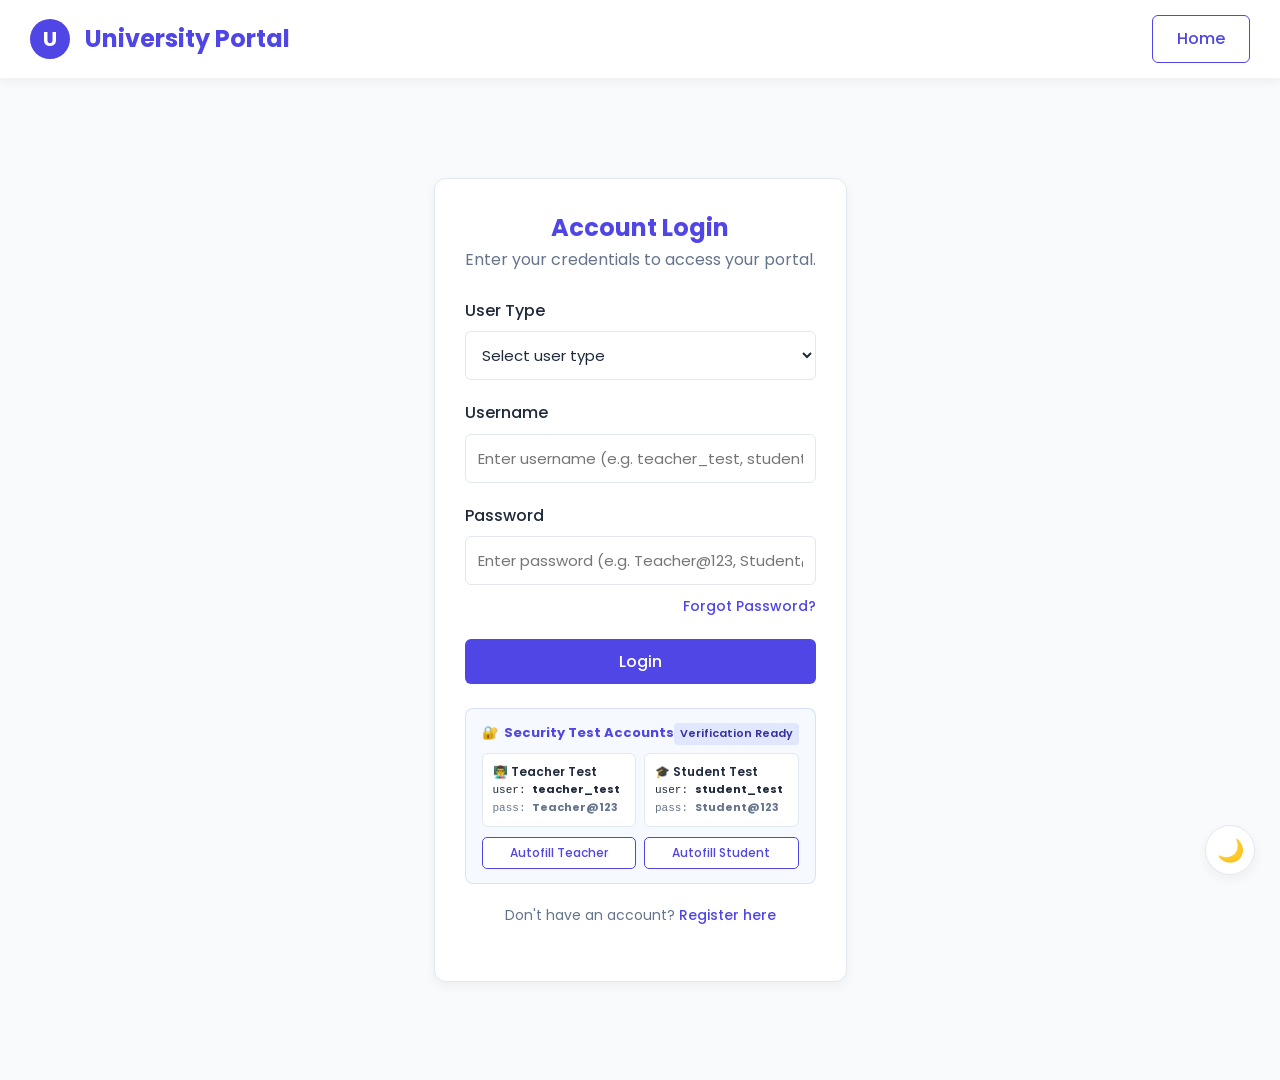
<file: teacher-exams.html>
<!DOCTYPE html>
<html lang="en">
<head>
    <meta charset="UTF-8">
    <meta name="viewport" content="width=device-width, initial-scale=1.0">
    <title>My Examinations - Online Examination System</title>
    <link rel="stylesheet" href="styles.css">
    <link rel="stylesheet" href="app-styles.css">
</head>
<body>
    <header></header>

    <div class="container">
        <div class="dashboard-banner-row">
            <div>
                <h1 style="font-size: 26px; margin-bottom: 4px;">Examinations Roster</h1>
                <p style="color: var(--text-light); font-size: 14px; margin: 0;">Manage your active, scheduled, and completed course assessments.</p>
            </div>
            <div class="banner-actions-row">
                <a href="teacher-create-exam.html" class="btn">+ Create New Exam</a>
            </div>
        </div>

        <div class="card">
            <div class="section-toolbar">
                <div class="search-filter-box">
                    <input type="text" id="searchExamInput" class="search-input" placeholder="Search by exam title or exam code..." oninput="renderExams()">
                    <select id="filterStatus" class="filter-select" onchange="renderExams()">
                        <option value="all">All Statuses</option>
                        <option value="Published / Active">Published / Active</option>
                        <option value="Draft">Draft</option>
                        <option value="Completed">Completed</option>
                        <option value="Closed">Closed</option>
                    </select>
                </div>
            </div>

            <div class="table-responsive">
                <table class="data-table">
                    <thead>
                        <tr>
                            <th>Exam Name</th>
                            <th>Student Access Code</th>
                            <th>Type & Mode</th>
                            <th>Date & Time</th>
                            <th>Total Marks</th>
                            <th>Status</th>
                            <th>Score Sheet</th>
                            <th style="text-align: right;">Actions</th>
                        </tr>
                    </thead>
                    <tbody id="examsTableBody"></tbody>
                </table>
            </div>
        </div>
    </div>

    <script src="exam-store.js"></script>
    <script src="app-utils.js"></script>
    <script src="script.js"></script>
    <script>
        function initTeacherExams() {
            let user = AppNav.requireAuth(['teacher', 'admin']);
            if (!user) return;
            AppNav.render('teacher-exams');
            renderExams();
        }

        function renderExams() {
            const query = (document.getElementById('searchExamInput').value || '').toLowerCase();
            const filter = document.getElementById('filterStatus').value;
            let exams = ExamStore.getExams();

            if (filter !== 'all') {
                exams = exams.filter(e => e.status === filter);
            }
            if (query) {
                exams = exams.filter(e => 
                    e.name.toLowerCase().includes(query) || 
                    (e.examCode && e.examCode.toLowerCase().includes(query))
                );
            }

            const tbody = document.getElementById('examsTableBody');
            if (exams.length === 0) {
                tbody.innerHTML = `<tr><td colspan="8" class="empty-state-box">No examinations matching your criteria.</td></tr>`;
                return;
            }

            tbody.innerHTML = exams.map(e => `
                <tr>
                    <td>
                        <strong>${escapeHtml(e.name)}</strong>
                        <div style="font-size: 12px; color: var(--text-light);">${escapeHtml(e.subject)} · ${e.duration} mins</div>
                    </td>
                    <td>
                        <div style="display: flex; align-items: center; gap: 6px;">
                            <span class="exam-code-box" style="padding: 2px 8px; font-size: 13px;">${escapeHtml(e.examCode)}</span>
                            <button class="btn-copy" onclick="copyCode('${e.examCode}')" title="Copy code">📋</button>
                        </div>
                    </td>
                    <td>
                        <span style="font-size: 12px; font-weight: 600;">
                            ${e.examType === 'jpeg' ? '📷 JPEG Answer' : '◉ MCQ (' + (e.checkingMode === 'auto' ? 'Auto' : 'Manual') + ')'}
                        </span>
                    </td>
                    <td>${e.date} at ${e.time}</td>
                    <td><strong>${e.totalMarks}</strong></td>
                    <td>${AppNav.getStatusBadge(e.status)}</td>
                    <td>${AppNav.getStatusBadge(e.scoreSheetStatus || 'Not Evaluated')}</td>
                    <td style="text-align: right;">
                        <a href="teacher-correct-exam.html?id=${e.id}" class="btn btn-secondary btn-sm" title="Grade answer sheets">Correct</a>
                        <a href="teacher-scoresheet.html?id=${e.id}" class="btn btn-secondary btn-sm" title="Manage scores & publish">Score Sheet</a>
                        <button class="btn btn-danger btn-sm" onclick="deleteExam('${e.id}')" title="Delete">🗑️</button>
                    </td>
                </tr>
            `).join('');
        }

        function copyCode(code) {
            navigator.clipboard.writeText(code).then(() => {
                Toast.show('Exam Code copied: ' + code, 'success');
            }).catch(() => {
                Toast.show('Code: ' + code, 'info');
            });
        }

        function deleteExam(id) {
            if (confirm('Are you sure you want to delete this examination?')) {
                ExamStore.deleteExam(id);
                Toast.show('Exam removed', 'danger');
                renderExams();
            }
        }

        document.addEventListener('DOMContentLoaded', initTeacherExams);
    </script>
</body>
</html>
</file>
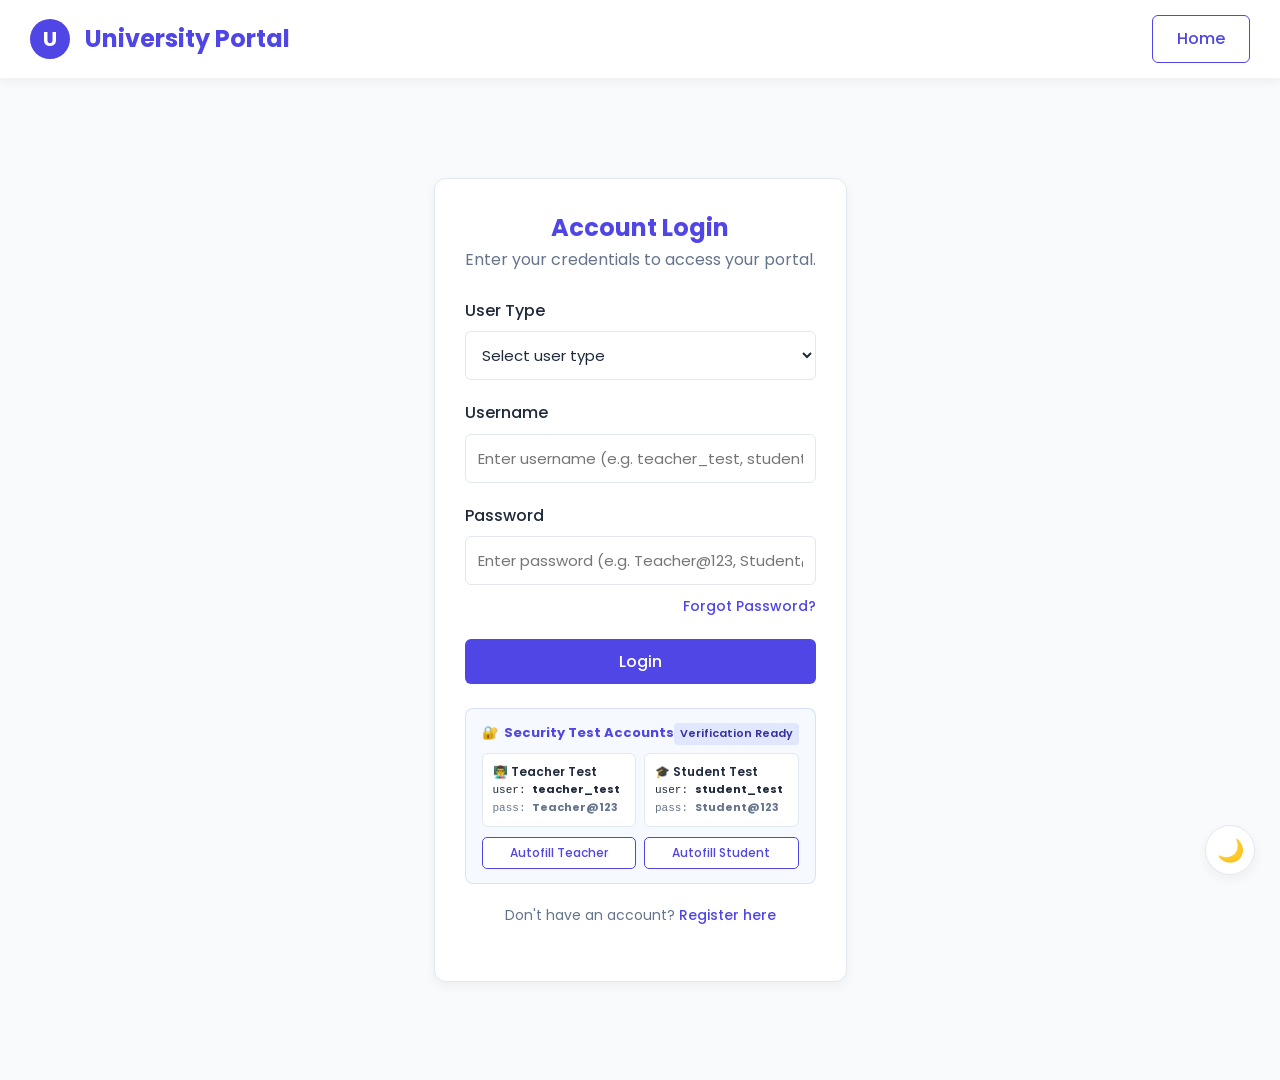
<file: teacher-results.html>
<!DOCTYPE html>
<html lang="en">
<head>
    <meta charset="UTF-8">
    <meta name="viewport" content="width=device-width, initial-scale=1.0">
    <title>Past Results Archive - Online Examination System</title>
    <link rel="stylesheet" href="styles.css">
    <link rel="stylesheet" href="app-styles.css">
</head>
<body>
    <header></header>

    <div class="container">
        <div style="display: flex; justify-content: space-between; align-items: center; margin-bottom: 24px; flex-wrap: wrap; gap: 15px;">
            <div>
                <h1 style="font-size: 26px; margin-bottom: 4px;">Past Examination Results Archive</h1>
                <p style="color: var(--text-light); font-size: 14px; margin: 0;">Comprehensive historical records of completed examinations and class score sheets.</p>
            </div>
            <a href="teacher-scoresheet.html" class="btn btn-secondary btn-sm">Active Score Sheets →</a>
        </div>

        <div class="card">
            <div class="section-toolbar">
                <div class="search-filter-box">
                    <input type="text" id="searchPastInput" class="search-input" placeholder="Search archive by exam name, course or code..." oninput="renderPastResults()">
                </div>
            </div>

            <div class="table-responsive">
                <table class="data-table">
                    <thead>
                        <tr>
                            <th>Exam Name</th>
                            <th>Exam Code</th>
                            <th>Date Conducted</th>
                            <th>Exam Type</th>
                            <th>Total Marks</th>
                            <th>Number of Candidates</th>
                            <th>Result Status</th>
                            <th style="text-align: right;">Action</th>
                        </tr>
                    </thead>
                    <tbody id="pastResultsTableBody"></tbody>
                </table>
            </div>
        </div>
    </div>

    <script src="exam-store.js"></script>
    <script src="app-utils.js"></script>
    <script src="script.js"></script>
    <script>
        function initPastResults() {
            let user = AppNav.requireAuth(['teacher', 'admin']);
            if (!user) return;
            AppNav.render('teacher-results');
            renderPastResults();
        }

        function renderPastResults() {
            const query = (document.getElementById('searchPastInput').value || '').toLowerCase();
            const exams = ExamStore.getExams();

            let filtered = exams;
            if (query) {
                filtered = filtered.filter(e => 
                    e.name.toLowerCase().includes(query) || 
                    e.subject.toLowerCase().includes(query) ||
                    (e.examCode && e.examCode.toLowerCase().includes(query))
                );
            }

            const tbody = document.getElementById('pastResultsTableBody');
            if (filtered.length === 0) {
                tbody.innerHTML = `<tr><td colspan="8" class="empty-state-box">No examinations found in archives.</td></tr>`;
                return;
            }

            tbody.innerHTML = filtered.map(e => {
                const subs = ExamStore.getSubmissionsForExam(e.id);
                return `
                <tr>
                    <td>
                        <strong>${escapeHtml(e.name)}</strong>
                        <div style="font-size: 12px; color: var(--text-light);">${escapeHtml(e.subject)}</div>
                    </td>
                    <td><span class="exam-code-box" style="padding: 2px 8px; font-size: 12px;">${escapeHtml(e.examCode)}</span></td>
                    <td>${e.date}</td>
                    <td>
                        <span style="font-size: 12px; font-weight: 600;">
                            ${e.examType === 'jpeg' ? '📷 JPEG Answer' : '◉ MCQ'}
                        </span>
                    </td>
                    <td><strong>${e.totalMarks}</strong></td>
                    <td><strong>${subs.length} Students</strong></td>
                    <td>${AppNav.getStatusBadge(e.scoreSheetStatus || 'Not Evaluated')}</td>
                    <td style="text-align: right;">
                        <a href="teacher-scoresheet.html?id=${e.id}" class="btn btn-sm">Open Score Sheet →</a>
                    </td>
                </tr>
                `;
            }).join('');
        }

        document.addEventListener('DOMContentLoaded', initPastResults);
    </script>
</body>
</html>
</file>
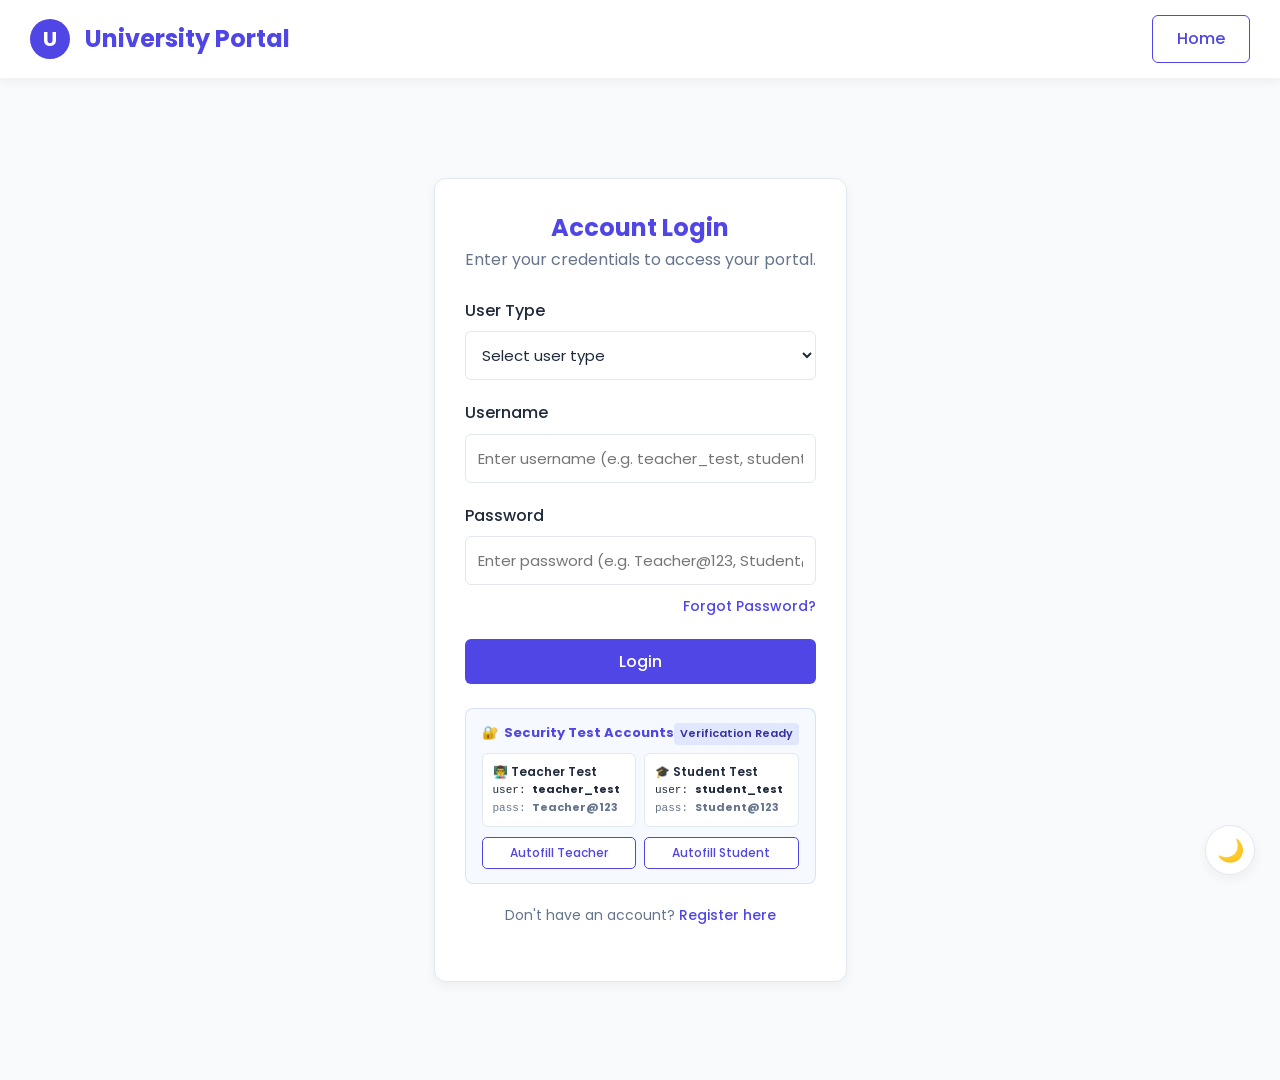
<file: teacher-scoresheet.html>
<!DOCTYPE html>
<html lang="en">
<head>
    <meta charset="UTF-8">
    <meta name="viewport" content="width=device-width, initial-scale=1.0">
    <title>Score Sheets - Online Examination System</title>
    <link rel="stylesheet" href="styles.css">
    <link rel="stylesheet" href="app-styles.css">
</head>
<body>
    <header></header>

    <div class="container">
        <!-- Header -->
        <div class="dashboard-banner-row">
            <div>
                <h1 style="font-size: 26px; margin-bottom: 4px;">Faculty Score Sheet Management</h1>
                <p style="color: var(--text-light); font-size: 14px; margin: 0;">Review class marks, adjust scores, and control public score sheet release to students.</p>
            </div>
            
            <div class="banner-actions-row" style="align-items: center;">
                <label style="font-size: 13px; font-weight: 600; margin: 0;">Examination:</label>
                <select id="scoreExamSelector" class="form-control" style="width: auto; padding: 7px 14px; font-size: 13px;" onchange="loadExamScores()">
                    <!-- Options populated dynamically -->
                </select>
            </div>
        </div>

        <!-- STRICT VISIBILITY STATUS BANNER -->
        <div id="visibilityNoticeBanner" class="notice-banner notice-warning" style="margin-bottom: 24px;">
            <!-- Populated dynamically -->
        </div>

        <!-- Score Sheet Overview Card -->
        <div class="card" style="margin-bottom: 24px;">
            <div style="display: flex; justify-content: space-between; align-items: center; flex-wrap: wrap; gap: 15px;">
                <div>
                    <h2 style="font-size: 20px; margin: 0 0 4px 0;" id="sheetExamTitle">Exam Title</h2>
                    <span style="font-size: 13px; color: var(--text-light);" id="sheetExamMeta">Subject · Total Marks: 100</span>
                </div>
                
                <div class="scoresheet-control-panel" style="display: flex; align-items: center; gap: 16px; flex-wrap: wrap;">
                    <div>
                        <label style="font-size: 12px; font-weight: 600; display: block; margin-bottom: 4px;">Score Sheet State:</label>
                        <select id="sheetStatusSelect" class="form-control" style="width: auto; padding: 6px 12px; font-size: 13px; font-weight: 600;" onchange="handleSheetStatusChange()">
                            <option value="Not Evaluated">Not Evaluated</option>
                            <option value="Evaluation in Progress">Evaluation in Progress</option>
                            <option value="Result Published">Result Published (Visible to Students)</option>
                        </select>
                    </div>

                    <div id="publishActionContainer" style="margin-top: 18px;">
                        <!-- Dynamic publish/unpublish button -->
                    </div>
                </div>
            </div>
        </div>

        <!-- Candidate Scores Table -->
        <div class="card">
            <div class="section-toolbar">
                <h3 style="margin: 0; font-size: 18px;">Student Scores & Grades Roster</h3>
                <span style="font-size: 13px; color: var(--text-light);" id="candidateCountLabel">0 student entries</span>
            </div>

            <div class="table-responsive">
                <table class="data-table">
                    <thead>
                        <tr>
                            <th>Student Candidate</th>
                            <th>Student ID / Username</th>
                            <th>Score / Total Marks</th>
                            <th>Percentage</th>
                            <th>Candidate Status</th>
                            <th style="text-align: right;">Manual Score Adjustment</th>
                        </tr>
                    </thead>
                    <tbody id="scoresTableBody"></tbody>
                </table>
            </div>

            <div style="display: flex; justify-content: flex-end; margin-top: 20px;">
                <button type="button" class="btn" onclick="saveAllScores()">Save All Score Changes</button>
            </div>
        </div>
    </div>

    <script src="exam-store.js"></script>
    <script src="app-utils.js"></script>
    <script src="script.js"></script>
    <script>
        let currentExam = null;
        let currentSubmissions = [];

        function initScoreSheet() {
            let user = AppNav.requireAuth(['teacher', 'admin']);
            if (!user) return;
            AppNav.render('teacher-scoresheet');

            const exams = ExamStore.getExams();
            const selector = document.getElementById('scoreExamSelector');
            selector.innerHTML = exams.map(e => `
                <option value="${e.id}">${escapeHtml(e.name)} [${e.examCode}]</option>
            `).join('');

            const urlParams = new URLSearchParams(window.location.search);
            const reqId = urlParams.get('id');
            if (reqId && exams.some(e => e.id === reqId)) {
                selector.value = reqId;
            }

            loadExamScores();
        }

        function loadExamScores() {
            const examId = document.getElementById('scoreExamSelector').value;
            currentExam = ExamStore.getExamById(examId);
            currentSubmissions = ExamStore.getSubmissionsForExam(examId);

            document.getElementById('sheetExamTitle').textContent = currentExam.name;
            document.getElementById('sheetExamMeta').textContent = `${currentExam.subject} · Code: ${currentExam.examCode} · Total Marks: ${currentExam.totalMarks}`;
            document.getElementById('sheetStatusSelect').value = currentExam.scoreSheetStatus || 'Not Evaluated';

            updateVisibilityBanner();
            renderScoresTable();
        }

        function updateVisibilityBanner() {
            const banner = document.getElementById('visibilityNoticeBanner');
            const actionContainer = document.getElementById('publishActionContainer');
            const status = currentExam.scoreSheetStatus || 'Not Evaluated';

            if (status === 'Result Published') {
                banner.className = 'notice-banner notice-success';
                banner.innerHTML = `
                    <span>✓ <strong>PUBLISHED TO STUDENTS:</strong> The score sheet is currently <strong>PUBLIC</strong>. Students who attended this exam can now view their scores and report cards.</span>
                `;
                actionContainer.innerHTML = `
                    <button class="btn btn-outline-danger btn-sm" onclick="togglePublish(false)">Revoke / Hide from Students</button>
                `;
            } else {
                banner.className = 'notice-banner notice-warning';
                banner.innerHTML = `
                    <span>🔒 <strong>RESTRICTED SCORE SHEET:</strong> This score sheet is strictly <strong>HIDDEN FROM STUDENTS</strong>. Candidates see <em>"Result Pending"</em> or <em>"Under Correction"</em> until you publish.</span>
                `;
                actionContainer.innerHTML = `
                    <button class="btn btn-sm" style="background-color: var(--success-color);" onclick="togglePublish(true)">✓ Publish Score Sheet to Students</button>
                `;
            }
        }

        function renderScoresTable() {
            const tbody = document.getElementById('scoresTableBody');
            document.getElementById('candidateCountLabel').textContent = `${currentSubmissions.length} candidate(s)`;

            if (currentSubmissions.length === 0) {
                tbody.innerHTML = `<tr><td colspan="6" class="empty-state-box">No submissions found for this exam.</td></tr>`;
                return;
            }

            tbody.innerHTML = currentSubmissions.map((s, idx) => {
                const isViolation = s.status === 'Failed — Security Violation';
                const score = isViolation ? 0 : (s.obtainedScore || 0);
                const pct = currentExam.totalMarks > 0 ? Math.round((score / currentExam.totalMarks) * 100) : 0;

                return `
                <tr style="${isViolation ? 'background: rgba(239, 68, 68, 0.04);' : ''}">
                    <td><strong>${escapeHtml(s.studentName)}</strong></td>
                    <td><code>${escapeHtml(s.studentId || s.username)}</code></td>
                    <td><strong>${score} / ${currentExam.totalMarks}</strong></td>
                    <td>
                        <span style="font-weight: 600; color: ${pct >= 40 ? 'var(--success-color)' : 'var(--danger-color)'};">
                            ${isViolation ? '0%' : pct + '%'}
                        </span>
                    </td>
                    <td>${AppNav.getStatusBadge(s.status)}</td>
                    <td style="text-align: right;">
                        <input type="number" class="form-control" style="width: 80px; display: inline-block; text-align: center; font-weight: 700; padding: 6px;" 
                               value="${score}" min="0" max="${currentExam.totalMarks}" 
                               ${isViolation ? 'disabled' : ''} 
                               onchange="currentSubmissions[${idx}].obtainedScore = parseInt(this.value) || 0">
                    </td>
                </tr>
                `;
            }).join('');
        }

        function handleSheetStatusChange() {
            const newStatus = document.getElementById('sheetStatusSelect').value;
            if (newStatus === 'Result Published') {
                togglePublish(true);
            } else {
                ExamStore.updateExam(currentExam.id, { scoreSheetStatus: newStatus });
                currentExam.scoreSheetStatus = newStatus;
                updateVisibilityBanner();
                Toast.show(`Score sheet status set to: ${newStatus}`, 'info');
            }
        }

        function togglePublish(publish) {
            if (publish) {
                if (confirm('Are you sure you want to PUBLISH this score sheet? Scores will immediately become visible to students.')) {
                    ExamStore.publishScoreSheet(currentExam.id);
                    currentExam.scoreSheetStatus = 'Result Published';
                    document.getElementById('sheetStatusSelect').value = 'Result Published';
                    updateVisibilityBanner();
                    Toast.show('Score sheet published! Visible to students now.', 'success');
                    loadExamScores();
                }
            } else {
                ExamStore.unpublishScoreSheet(currentExam.id);
                currentExam.scoreSheetStatus = 'Evaluation in Progress';
                document.getElementById('sheetStatusSelect').value = 'Evaluation in Progress';
                updateVisibilityBanner();
                Toast.show('Score sheet hidden from students. Status set to "Evaluation in Progress".', 'warning');
                loadExamScores();
            }
        }

        function saveAllScores() {
            // Save any adjustments made to candidate marks
            const subs = ExamStore.getSubmissions();
            currentSubmissions.forEach(cs => {
                const found = subs.find(s => s.id === cs.id);
                if (found) {
                    found.obtainedScore = cs.obtainedScore;
                }
            });
            ExamStore.saveSubmissions(subs);
            Toast.show('All candidate scores updated successfully!', 'success');
            loadExamScores();
        }

        document.addEventListener('DOMContentLoaded', initScoreSheet);
    </script>
</body>
</html>
</file>
<file: styles.css>
@import url('https://fonts.googleapis.com/css2?family=Poppins:wght@300;400;500;600;700&display=swap');

:root {
    /* Minimal Light Theme - Slate/Indigo */
    --primary-color: #4f46e5;
    --primary-hover: #4338ca;
    --secondary-color: #f1f5f9;
    --text-color: #1e293b;
    --text-light: #64748b;
    --bg-color: #f8fafc;
    --card-bg: #ffffff;
    --shadow: 0 4px 12px rgba(0, 0, 0, 0.05);
    --border-radius: 12px;
    --border-color: #e2e8f0;
    --success-color: #10b981;
    --danger-color: #ef4444;
}

[data-theme="dark"] {
    --primary-color: #6366f1;
    --primary-hover: #818cf8;
    --secondary-color: #1e293b;
    --text-color: #f8fafc;
    --text-light: #94a3b8;
    --bg-color: #0f172a;
    --card-bg: #1e293b;
    --shadow: 0 4px 12px rgba(0, 0, 0, 0.3);
    --border-color: #334155;
}

* {
    margin: 0;
    padding: 0;
    box-sizing: border-box;
    font-family: 'Poppins', sans-serif;
}

body {
    background-color: var(--bg-color);
    color: var(--text-color);
    line-height: 1.6;
    min-height: 100vh;
    display: flex;
    flex-direction: column;
    transition: background-color 0.3s ease, color 0.3s ease;
}

header, .card, .btn {
    transition: background-color 0.3s ease, color 0.3s ease, border-color 0.3s ease, box-shadow 0.3s ease;
}

header {
    background-color: var(--card-bg);
    box-shadow: var(--shadow);
    padding: 15px 30px;
    display: flex;
    justify-content: space-between;
    align-items: center;
}

.logo-area {
    display: flex;
    align-items: center;
    gap: 15px;
}

.logo-placeholder {
    width: 40px;
    height: 40px;
    background-color: var(--primary-color);
    color: white;
    border-radius: 50%;
    display: flex;
    align-items: center;
    justify-content: center;
    font-weight: bold;
    font-size: 20px;
}

h1, h2, h3 {
    color: var(--primary-color);
}

.container {
    max-width: 1200px;
    margin: 0 auto;
    padding: 40px 20px;
    flex: 1;
}

.card {
    background-color: var(--card-bg);
    border-radius: var(--border-radius);
    box-shadow: var(--shadow);
    padding: 30px;
    border: 1px solid var(--border-color);
}

.btn {
    display: inline-block;
    background-color: var(--primary-color);
    color: white;
    padding: 10px 24px;
    text-decoration: none;
    border-radius: 6px;
    border: none;
    cursor: pointer;
    font-weight: 500;
    transition: background-color 0.2s ease;
    text-align: center;
    font-size: 16px;
}

.btn:hover {
    background-color: var(--primary-hover);
}

.btn-secondary {
    background-color: var(--card-bg);
    color: var(--primary-color);
    border: 1px solid var(--primary-color);
}

.btn-secondary:hover {
    background-color: var(--secondary-color);
}

/* Centered layouts (Home, Login) */
.center-box {
    max-width: 450px;
    margin: 60px auto;
    text-align: center;
}

.center-box p {
    margin-bottom: 25px;
    color: var(--text-light);
}

/* Forms */
.form-group {
    margin-bottom: 20px;
    text-align: left;
}

.form-group label {
    display: block;
    margin-bottom: 8px;
    font-weight: 500;
}

.form-control {
    width: 100%;
    padding: 12px;
    border: 1px solid var(--border-color);
    border-radius: 6px;
    font-size: 15px;
    transition: border-color 0.2s, background-color 0.3s, color 0.3s;
    background-color: var(--card-bg);
    color: var(--text-color);
}

.form-control:focus {
    outline: none;
    border-color: var(--primary-color);
}

.full-width {
    width: 100%;
}

/* Dashboard Banner & Toolbar Rows */
.dashboard-banner-row {
    display: flex;
    justify-content: space-between;
    align-items: flex-start;
    margin-bottom: 24px;
    flex-wrap: wrap;
    gap: 15px;
}
.banner-actions-row {
    display: flex;
    gap: 10px;
    flex-wrap: wrap;
}
@media (max-width: 640px) {
    .dashboard-banner-row {
        flex-direction: column;
        align-items: stretch;
    }
    .banner-actions-row {
        flex-direction: column;
        width: 100%;
        gap: 8px;
    }
    .banner-actions-row .btn {
        width: 100%;
    }
}

/* Dashboard Grid */
.dashboard-grid {
    display: grid;
    grid-template-columns: repeat(auto-fit, minmax(280px, 1fr));
    gap: 25px;
    margin-top: 30px;
}

.dashboard-card {
    text-align: center;
    padding: 40px 20px;
    transition: transform 0.2s;
    display: flex;
    flex-direction: column;
    justify-content: center;
    align-items: center;
    text-decoration: none;
    color: inherit;
}

.dashboard-card:hover {
    transform: translateY(-5px);
}

.dashboard-card h3 {
    margin-bottom: 15px;
}

/* Exams List */
.exam-list {
    display: grid;
    grid-template-columns: repeat(auto-fit, minmax(320px, 1fr));
    gap: 20px;
    margin-top: 20px;
}

.exam-item {
    display: flex;
    flex-direction: column;
    gap: 10px;
}

.exam-meta {
    color: var(--text-light);
    font-size: 14px;
    margin-bottom: 15px;
}

/* Online Exam Page */
.exam-header {
    display: flex;
    justify-content: space-between;
    align-items: center;
    margin-bottom: 20px;
    padding-bottom: 15px;
    border-bottom: 1px solid var(--border-color);
}

.timer {
    font-size: 18px;
    font-weight: 600;
    color: var(--danger-color);
    background: #ffebee;
    padding: 8px 16px;
    border-radius: 20px;
}

.question-container {
    margin-bottom: 30px;
    min-height: 250px;
}

.question-text {
    font-size: 18px;
    font-weight: 500;
    margin-bottom: 20px;
}

.options-list {
    list-style: none;
}

.option-item {
    margin-bottom: 12px;
}

.option-label {
    display: flex;
    align-items: center;
    padding: 12px 15px;
    border: 1px solid var(--border-color);
    border-radius: 6px;
    cursor: pointer;
    transition: background-color 0.2s;
}

.option-label:hover {
    background-color: var(--secondary-color);
}

.option-label input[type="radio"] {
    margin-right: 15px;
    transform: scale(1.2);
}

.exam-controls {
    display: flex;
    justify-content: space-between;
    margin-top: 20px;
}

/* Table */
.table-responsive {
    overflow-x: auto;
    margin-top: 20px;
}

table {
    width: 100%;
    border-collapse: collapse;
}

th, td {
    padding: 15px;
    text-align: left;
    border-bottom: 1px solid var(--border-color);
}

th {
    background-color: var(--secondary-color);
    color: var(--text-light);
    font-weight: 600;
}

tr:hover {
    background-color: var(--secondary-color);
}

.status-pass {
    color: var(--success-color);
    font-weight: 600;
}

.status-fail {
    color: var(--danger-color);
    font-weight: 600;
}

/* ============================================================
   RESPONSIVE DESIGN SYSTEM & MOBILE ADAPTATIONS
   Breakpoints: Tablet (1024px), Mobile Large (768px), Mobile Small (480px/360px)
   ============================================================ */

/* --- Base Header Layout (Desktop) --- */
.app-header {
    background-color: var(--card-bg);
    box-shadow: var(--shadow);
    padding: 12px 28px;
    display: flex;
    justify-content: space-between;
    align-items: center;
    position: sticky;
    top: 0;
    z-index: 1000;
}

.header-top-row {
    display: flex;
    align-items: center;
    gap: 15px;
}

.header-right-actions {
    display: none;
}

.mobile-nav-toggle {
    display: none;
    background: var(--secondary-color);
    border: 1px solid var(--border-color);
    border-radius: 8px;
    width: 42px;
    height: 42px;
    font-size: 22px;
    color: var(--text-color);
    cursor: pointer;
    align-items: center;
    justify-content: center;
    transition: background 0.2s;
    user-select: none;
}

.mobile-nav-toggle:active {
    transform: scale(0.96);
}

.nav-collapsible-wrapper {
    display: flex;
    align-items: center;
    justify-content: space-between;
    flex: 1;
    margin-left: 24px;
}

.nav-user-section {
    display: flex;
    align-items: center;
    gap: 12px;
}

/* Tablet & Mobile Landscape (max-width: 1024px) */
@media (max-width: 1024px) {
    .container {
        padding: 30px 18px;
    }
    .app-header {
        padding: 12px 20px;
    }
    .app-nav {
        gap: 4px;
    }
    .nav-link {
        padding: 6px 10px;
        font-size: 13px;
    }
}

/* Mobile Devices (max-width: 768px) */
@media (max-width: 768px) {
    .app-header {
        flex-direction: column;
        align-items: stretch;
        padding: 12px 16px;
    }

    .header-top-row {
        justify-content: space-between;
        width: 100%;
    }

    .header-right-actions {
        display: flex;
        align-items: center;
        gap: 10px;
    }

    .mobile-nav-toggle {
        display: flex;
    }

    .nav-collapsible-wrapper {
        display: none;
        flex-direction: column;
        align-items: stretch;
        margin-left: 0;
        margin-top: 14px;
        padding-top: 14px;
        border-top: 1px solid var(--border-color);
        gap: 14px;
    }

    .nav-collapsible-wrapper.nav-open {
        display: flex;
        animation: navSlideDown 0.25s cubic-bezier(0.16, 1, 0.3, 1);
    }

    @keyframes navSlideDown {
        from { opacity: 0; transform: translateY(-8px); }
        to { opacity: 1; transform: translateY(0); }
    }

    .app-nav {
        flex-direction: column;
        align-items: stretch;
        width: 100%;
        gap: 6px;
    }

    .nav-link {
        width: 100%;
        padding: 11px 14px;
        font-size: 14px;
        border-radius: 8px;
        min-height: 44px;
    }

    .nav-user-section {
        flex-direction: column;
        align-items: stretch;
        width: 100%;
        gap: 10px;
        padding-top: 12px;
        border-top: 1px dashed var(--border-color);
    }

    .user-profile-chip {
        width: 100%;
        justify-content: space-between;
        padding: 8px 14px;
        box-sizing: border-box;
    }

    .btn-logout {
        width: 100% !important;
        padding: 10px !important;
        min-height: 44px;
        font-size: 14px;
    }

    .container {
        padding: 20px 14px;
    }

    .card {
        padding: 20px 16px;
        border-radius: 12px;
    }

    .center-box {
        margin: 24px auto;
        padding: 20px 16px;
    }

    /* Prevent mobile auto-zoom on input focus */
    input, select, textarea, .form-control {
        font-size: 16px !important;
        min-height: 44px;
    }

    .form-group {
        margin-bottom: 16px;
    }

    /* Buttons touch targets */
    .btn {
        min-height: 44px;
        display: inline-flex;
        align-items: center;
        justify-content: center;
        touch-action: manipulation;
    }

    /* Exam controls */
    .exam-controls {
        flex-direction: column;
        gap: 12px;
    }

    .exam-controls > div {
        display: flex;
        flex-direction: column;
        gap: 10px;
        width: 100%;
    }

    /* Tables */
    .table-responsive {
        width: 100%;
        overflow-x: auto;
        -webkit-overflow-scrolling: touch;
        border: 1px solid var(--border-color);
        border-radius: 8px;
    }

    table {
        min-width: 580px;
    }

    th, td {
        padding: 10px 12px;
        font-size: 13px;
    }

    /* Floating Theme Toggle (Safe placement) */
    .theme-toggle-btn {
        bottom: 16px;
        right: 16px;
        width: 44px;
        height: 44px;
        font-size: 19px;
        box-shadow: 0 4px 14px rgba(0,0,0,0.2);
    }
}

/* Small Smartphone Viewport (max-width: 480px) */
@media (max-width: 480px) {
    h1 { font-size: 22px; }
    h2 { font-size: 18px; }
    h3 { font-size: 16px; }

    .logo-area {
        gap: 10px;
    }

    .logo-placeholder {
        width: 34px;
        height: 34px;
        font-size: 16px;
    }

    .card {
        padding: 16px 12px;
    }

    .exam-meta {
        font-size: 12px;
    }
}

/* Floating Theme Toggle Base */
.theme-toggle-btn {
    position: fixed;
    bottom: 25px;
    right: 25px;
    background-color: var(--card-bg);
    color: var(--text-color);
    border: 1px solid var(--border-color);
    border-radius: 50%;
    width: 50px;
    height: 50px;
    display: flex;
    align-items: center;
    justify-content: center;
    cursor: pointer;
    box-shadow: var(--shadow);
    z-index: 1000;
    font-size: 22px;
    transition: all 0.3s ease;
}

.theme-toggle-btn:hover {
    transform: scale(1.08);
}
</file>
<file: app-styles.css>
/* ============================================================
   APP STYLES — University Examination Management Platform
   Clean, Minimal, Professional, Production-Ready UI
   ============================================================ */

/* --- Role Badges & Status Badges --- */
.role-badge {
    display: inline-flex;
    align-items: center;
    gap: 6px;
    padding: 3px 10px;
    border-radius: 9999px;
    font-size: 11px;
    font-weight: 600;
    text-transform: uppercase;
    letter-spacing: 0.5px;
}
.role-admin { background: #fef3c7; color: #92400e; border: 1px solid #fde68a; }
.role-teacher { background: #e0e7ff; color: #3730a3; border: 1px solid #c7d2fe; }
.role-student { background: #ecfdf5; color: #065f46; border: 1px solid #a7f3d0; }

[data-theme="dark"] .role-admin { background: #78350f; color: #fef3c7; border-color: #92400e; }
[data-theme="dark"] .role-teacher { background: #312e81; color: #e0e7ff; border-color: #3730a3; }
[data-theme="dark"] .role-student { background: #064e3b; color: #ecfdf5; border-color: #065f46; }

.status-badge {
    display: inline-flex;
    align-items: center;
    gap: 6px;
    padding: 4px 10px;
    border-radius: 6px;
    font-size: 12px;
    font-weight: 600;
    white-space: nowrap;
}
.badge-draft { background: #f1f5f9; color: #475569; border: 1px solid #cbd5e1; }
.badge-active { background: #ecfdf5; color: #047857; border: 1px solid #a7f3d0; }
.badge-completed { background: #eff6ff; color: #1d4ed8; border: 1px solid #bfdbfe; }
.badge-closed { background: #f8fafc; color: #64748b; border: 1px solid #e2e8f0; }
.badge-submitted { background: #fffbeb; color: #b45309; border: 1px solid #fde68a; }
.badge-correction { background: #faf5ff; color: #7e22ce; border: 1px solid #e9d5ff; }
.badge-published { background: #f0fdf4; color: #15803d; border: 1px solid #bbf7d0; }
.badge-violation { background: #fef2f2; color: #b91c1c; border: 1px solid #fecaca; }

[data-theme="dark"] .badge-draft { background: #334155; color: #cbd5e1; border-color: #475569; }
[data-theme="dark"] .badge-active { background: #064e3b; color: #a7f3d0; border-color: #047857; }
[data-theme="dark"] .badge-completed { background: #1e3a8a; color: #bfdbfe; border-color: #1d4ed8; }
[data-theme="dark"] .badge-closed { background: #1e293b; color: #94a3b8; border-color: #334155; }
[data-theme="dark"] .badge-submitted { background: #78350f; color: #fde68a; border-color: #b45309; }
[data-theme="dark"] .badge-correction { background: #581c87; color: #e9d5ff; border-color: #7e22ce; }
[data-theme="dark"] .badge-published { background: #14532d; color: #bbf7d0; border-color: #15803d; }
[data-theme="dark"] .badge-violation { background: #7f1d1d; color: #fecaca; border-color: #b91c1c; }

/* --- App Navigation Bar --- */
.app-nav {
    display: flex;
    align-items: center;
    gap: 8px;
    flex-wrap: wrap;
}
.nav-link {
    color: var(--text-color);
    text-decoration: none;
    font-size: 14px;
    font-weight: 500;
    padding: 7px 14px;
    border-radius: 6px;
    transition: all 0.2s ease;
    display: inline-flex;
    align-items: center;
    gap: 6px;
}
.nav-link:hover {
    background-color: var(--secondary-color);
    color: var(--primary-color);
}
.nav-link.active {
    background-color: var(--primary-color);
    color: #ffffff;
}

.user-profile-chip {
    display: inline-flex;
    align-items: center;
    gap: 10px;
    background-color: var(--secondary-color);
    padding: 5px 12px;
    border-radius: 9999px;
    font-size: 13px;
    border: 1px solid var(--border-color);
}
.user-avatar-sm {
    width: 24px;
    height: 24px;
    border-radius: 50%;
    background-color: var(--primary-color);
    color: white;
    font-size: 11px;
    font-weight: 700;
    display: flex;
    align-items: center;
    justify-content: center;
}

/* --- Stats Grid --- */
.stats-grid {
    display: grid;
    grid-template-columns: repeat(auto-fit, minmax(220px, 1fr));
    gap: 18px;
    margin-bottom: 28px;
}
.stat-card {
    background: var(--card-bg);
    border: 1px solid var(--border-color);
    border-radius: var(--border-radius);
    padding: 20px;
    box-shadow: var(--shadow);
    display: flex;
    align-items: center;
    gap: 16px;
    transition: transform 0.2s, box-shadow 0.2s;
}
.stat-card:hover {
    transform: translateY(-2px);
    box-shadow: 0 8px 20px rgba(0,0,0,0.06);
}
.stat-icon {
    width: 48px;
    height: 48px;
    border-radius: 10px;
    display: flex;
    align-items: center;
    justify-content: center;
    font-size: 22px;
    background: var(--secondary-color);
    color: var(--primary-color);
    flex-shrink: 0;
}
.stat-content {
    display: flex;
    flex-direction: column;
}
.stat-value {
    font-size: 24px;
    font-weight: 700;
    color: var(--text-color);
    line-height: 1.2;
}
.stat-label {
    font-size: 13px;
    color: var(--text-light);
    margin-top: 2px;
}

/* --- Section Headers & Action Rows --- */
.section-toolbar {
    display: flex;
    justify-content: space-between;
    align-items: center;
    gap: 16px;
    margin-bottom: 20px;
    flex-wrap: wrap;
}
.search-filter-box {
    display: flex;
    align-items: center;
    gap: 10px;
    flex: 1;
    max-width: 500px;
}
.search-input {
    flex: 1;
    padding: 9px 14px;
    border: 1px solid var(--border-color);
    border-radius: 6px;
    background: var(--card-bg);
    color: var(--text-color);
    font-size: 14px;
}
.filter-select {
    padding: 9px 14px;
    border: 1px solid var(--border-color);
    border-radius: 6px;
    background: var(--card-bg);
    color: var(--text-color);
    font-size: 14px;
}

/* --- Tables Polish --- */
.data-table {
    width: 100%;
    border-collapse: separate;
    border-spacing: 0;
}
.data-table th {
    background-color: var(--secondary-color);
    color: var(--text-color);
    font-size: 13px;
    font-weight: 600;
    text-transform: uppercase;
    letter-spacing: 0.5px;
    padding: 12px 16px;
    border-bottom: 2px solid var(--border-color);
}
.data-table td {
    padding: 14px 16px;
    border-bottom: 1px solid var(--border-color);
    font-size: 14px;
    vertical-align: middle;
}
.data-table tr:hover td {
    background-color: rgba(79, 70, 229, 0.02);
}
.table-actions {
    display: flex;
    align-items: center;
    gap: 8px;
}
.btn-sm {
    padding: 6px 12px;
    font-size: 13px;
    border-radius: 5px;
}
.btn-danger {
    background-color: var(--danger-color);
    color: #ffffff;
}
.btn-danger:hover {
    background-color: #dc2626;
}
.btn-outline-danger {
    background: transparent;
    color: var(--danger-color);
    border: 1px solid var(--danger-color);
}
.btn-outline-danger:hover {
    background: #fee2e2;
}

/* --- Rules Box --- */
.rules-box {
    background: #fffbeb;
    border: 1px solid #fef3c7;
    border-left: 5px solid #f59e0b;
    border-radius: 8px;
    padding: 18px 22px;
    margin-bottom: 24px;
    color: #78350f;
    font-size: 14px;
    line-height: 1.6;
}
[data-theme="dark"] .rules-box {
    background: #451a03;
    border-color: #78350f;
    border-left-color: #f59e0b;
    color: #fef3c7;
}
.rules-box h4 {
    color: #92400e;
    font-size: 15px;
    font-weight: 600;
    margin-bottom: 8px;
    display: flex;
    align-items: center;
    gap: 6px;
}
[data-theme="dark"] .rules-box h4 {
    color: #fde68a;
}
.rules-box pre {
    white-space: pre-wrap;
    font-family: inherit;
    margin: 0;
}

/* --- Exam Code Pill / Box --- */
.exam-code-box {
    display: inline-flex;
    align-items: center;
    gap: 10px;
    background: #eef2ff;
    border: 1px dashed #6366f1;
    border-radius: 8px;
    padding: 8px 16px;
    font-family: monospace;
    font-size: 16px;
    font-weight: 700;
    color: var(--primary-color);
}
[data-theme="dark"] .exam-code-box {
    background: #1e1b4b;
    border-color: #818cf8;
    color: #c7d2fe;
}
.btn-copy {
    background: none;
    border: none;
    cursor: pointer;
    font-size: 14px;
    color: var(--primary-color);
    padding: 2px 6px;
    border-radius: 4px;
}
.btn-copy:hover {
    background: rgba(99, 102, 241, 0.1);
}

/* --- Question Builder (Teacher) --- */
.question-builder-item {
    background: var(--card-bg);
    border: 1px solid var(--border-color);
    border-radius: 8px;
    padding: 20px;
    margin-bottom: 20px;
    position: relative;
    transition: border-color 0.2s;
}
.question-builder-item:hover {
    border-color: var(--primary-color);
}
.qb-header {
    display: flex;
    justify-content: space-between;
    align-items: center;
    margin-bottom: 14px;
    padding-bottom: 10px;
    border-bottom: 1px solid var(--border-color);
}
.qb-num {
    font-weight: 700;
    font-size: 15px;
    color: var(--primary-color);
}
.qb-options-grid {
    display: grid;
    grid-template-columns: 1fr 1fr;
    gap: 12px;
    margin: 14px 0;
}
@media (max-width: 640px) {
    .qb-options-grid { grid-template-columns: 1fr; }
}

/* --- Dedicated Distraction-Free Exam UI (Student) --- */
.exam-taking-wrapper {
    display: grid;
    grid-template-columns: 1fr 300px;
    gap: 24px;
    margin-top: 20px;
}
@media (max-width: 900px) {
    .exam-taking-wrapper {
        grid-template-columns: 1fr;
    }
}
.exam-main-panel {
    background: var(--card-bg);
    border: 1px solid var(--border-color);
    border-radius: 12px;
    padding: 30px;
    box-shadow: var(--shadow);
    display: flex;
    flex-direction: column;
    min-height: 480px;
}
.exam-side-panel {
    background: var(--card-bg);
    border: 1px solid var(--border-color);
    border-radius: 12px;
    padding: 20px;
    box-shadow: var(--shadow);
    height: fit-content;
}
.q-nav-grid {
    display: grid;
    grid-template-columns: repeat(5, 1fr);
    gap: 8px;
    margin-top: 14px;
}
.q-nav-btn {
    width: 100%;
    aspect-ratio: 1;
    border-radius: 6px;
    border: 1px solid var(--border-color);
    background: var(--card-bg);
    color: var(--text-color);
    font-weight: 600;
    font-size: 13px;
    cursor: pointer;
    transition: all 0.2s;
    display: flex;
    align-items: center;
    justify-content: center;
}
.q-nav-btn:hover {
    border-color: var(--primary-color);
}
.q-nav-btn.active {
    background: var(--primary-color);
    color: white;
    border-color: var(--primary-color);
}
.q-nav-btn.answered {
    background: #ecfdf5;
    color: #047857;
    border-color: #10b981;
}
[data-theme="dark"] .q-nav-btn.answered {
    background: #064e3b;
    color: #a7f3d0;
    border-color: #047857;
}

/* Timer Box */
.timer-widget {
    background: #fef2f2;
    border: 1px solid #fee2e2;
    color: #b91c1c;
    padding: 10px 16px;
    border-radius: 8px;
    font-size: 18px;
    font-weight: 700;
    display: flex;
    align-items: center;
    justify-content: center;
    gap: 8px;
    letter-spacing: 1px;
}
[data-theme="dark"] .timer-widget {
    background: #7f1d1d;
    border-color: #991b1b;
    color: #fecaca;
}
.timer-widget.warning {
    animation: timerPulse 1s infinite alternate;
}
@keyframes timerPulse {
    from { transform: scale(1); opacity: 1; }
    to { transform: scale(1.03); opacity: 0.8; }
}

/* Option Cards (Student MCQ) */
.student-option-card {
    display: flex;
    align-items: center;
    gap: 14px;
    padding: 14px 18px;
    border: 1.5px solid var(--border-color);
    border-radius: 8px;
    margin-bottom: 12px;
    cursor: pointer;
    transition: all 0.2s ease;
    background: var(--card-bg);
}
.student-option-card:hover {
    border-color: var(--primary-color);
    background: rgba(79, 70, 229, 0.02);
}
.student-option-card.selected {
    border-color: var(--primary-color);
    background: rgba(79, 70, 229, 0.07);
}
.option-letter-badge {
    width: 30px;
    height: 30px;
    border-radius: 50%;
    background: var(--secondary-color);
    color: var(--text-color);
    font-weight: 700;
    font-size: 13px;
    display: flex;
    align-items: center;
    justify-content: center;
    flex-shrink: 0;
}
.student-option-card.selected .option-letter-badge {
    background: var(--primary-color);
    color: white;
}

/* JPEG Upload Zone */
.jpeg-upload-zone {
    border: 2px dashed var(--border-color);
    border-radius: 10px;
    padding: 30px 20px;
    text-align: center;
    cursor: pointer;
    transition: all 0.2s;
    background: var(--secondary-color);
    margin-top: 14px;
}
.jpeg-upload-zone:hover {
    border-color: var(--primary-color);
    background: rgba(79, 70, 229, 0.03);
}
.jpeg-preview-box {
    margin-top: 14px;
    padding: 14px;
    border: 1px solid var(--border-color);
    border-radius: 8px;
    background: var(--card-bg);
    display: flex;
    align-items: center;
    gap: 14px;
}
.jpeg-thumb {
    width: 80px;
    height: 80px;
    object-fit: cover;
    border-radius: 6px;
    border: 1px solid var(--border-color);
    cursor: pointer;
}

/* Modals */
.modal-overlay {
    position: fixed;
    top: 0;
    left: 0;
    right: 0;
    bottom: 0;
    background: rgba(15, 23, 42, 0.65);
    backdrop-filter: blur(4px);
    display: none;
    align-items: center;
    justify-content: center;
    z-index: 2000;
    padding: 20px;
}
.modal-overlay.open {
    display: flex;
}
.modal-card {
    background: var(--card-bg);
    border-radius: 12px;
    width: 100%;
    max-width: 650px;
    max-height: 90vh;
    overflow-y: auto;
    box-shadow: 0 20px 40px rgba(0,0,0,0.25);
    border: 1px solid var(--border-color);
    animation: modalSlide 0.25s ease-out;
}
.modal-card.modal-lg {
    max-width: 900px;
}
@keyframes modalSlide {
    from { transform: translateY(20px); opacity: 0; }
    to { transform: translateY(0); opacity: 1; }
}
.modal-header {
    display: flex;
    justify-content: space-between;
    align-items: center;
    padding: 20px 24px;
    border-bottom: 1px solid var(--border-color);
}
.modal-header h3 {
    margin: 0;
    font-size: 18px;
}
.modal-close-btn {
    background: none;
    border: none;
    font-size: 24px;
    cursor: pointer;
    color: var(--text-light);
    line-height: 1;
}
.modal-close-btn:hover {
    color: var(--text-color);
}
.modal-body {
    padding: 24px;
}
.modal-footer {
    display: flex;
    justify-content: flex-end;
    gap: 12px;
    padding: 16px 24px;
    border-top: 1px solid var(--border-color);
    background: var(--secondary-color);
    border-radius: 0 0 12px 12px;
}

/* Security Violation Modal Overlay */
.security-violation-card {
    background: #fff;
    border: 3px solid #ef4444;
    border-radius: 16px;
    max-width: 520px;
    text-align: center;
    padding: 36px 28px;
    box-shadow: 0 25px 50px -12px rgba(239, 68, 68, 0.4);
}
[data-theme="dark"] .security-violation-card {
    background: #1e1b1b;
}

/* Toast System */
.toast-container {
    position: fixed;
    top: 24px;
    right: 24px;
    z-index: 3000;
    display: flex;
    flex-direction: column;
    gap: 10px;
    pointer-events: none;
}
.toast-msg {
    pointer-events: auto;
    background: var(--card-bg);
    color: var(--text-color);
    border: 1px solid var(--border-color);
    border-left: 4px solid var(--primary-color);
    padding: 14px 20px;
    border-radius: 8px;
    box-shadow: 0 10px 25px rgba(0,0,0,0.12);
    font-size: 14px;
    display: flex;
    align-items: center;
    gap: 10px;
    animation: toastIn 0.3s cubic-bezier(0.16, 1, 0.3, 1);
    min-width: 280px;
    max-width: 400px;
}
.toast-success { border-left-color: #10b981; }
.toast-danger { border-left-color: #ef4444; }
.toast-warning { border-left-color: #f59e0b; }
@keyframes toastIn {
    from { transform: translateX(100%); opacity: 0; }
    to { transform: translateX(0); opacity: 1; }
}

/* Empty States */
.empty-state-box {
    text-align: center;
    padding: 50px 20px;
    color: var(--text-light);
}
.empty-state-icon {
    font-size: 42px;
    margin-bottom: 12px;
    opacity: 0.7;
}

/* Score Sheet View Banner */
.notice-banner {
    padding: 12px 16px;
    border-radius: 8px;
    font-size: 13px;
    display: flex;
    align-items: center;
    gap: 10px;
    margin-bottom: 20px;
}
.notice-info { background: #eff6ff; color: #1e40af; border: 1px solid #bfdbfe; }
.notice-warning { background: #fffbeb; color: #92400e; border: 1px solid #fde68a; }
.notice-success { background: #ecfdf5; color: #065f46; border: 1px solid #a7f3d0; }
[data-theme="dark"] .notice-info { background: #1e3a8a; color: #dbeafe; border-color: #1d4ed8; }
[data-theme="dark"] .notice-warning { background: #78350f; color: #fef3c7; border-color: #b45309; }
[data-theme="dark"] .notice-success { background: #064e3b; color: #d1fae5; border-color: #047857; }

/* ============================================================
   MOBILE RESPONSIVE COMPONENT ADJUSTMENTS (UI/UX PRO MAX)
   ============================================================ */

@media (max-width: 768px) {
    /* Stats Grid */
    .stats-grid {
        grid-template-columns: 1fr;
        gap: 12px;
        margin-bottom: 20px;
    }
    .stat-card {
        padding: 14px 16px;
    }
    .stat-icon {
        width: 42px;
        height: 42px;
        font-size: 20px;
    }
    .stat-value {
        font-size: 20px;
    }

    /* Section Toolbars & Filters */
    .section-toolbar {
        flex-direction: column;
        align-items: stretch;
        gap: 12px;
    }
    .search-filter-box {
        max-width: 100%;
        flex-direction: column;
        width: 100%;
        gap: 8px;
    }
    .search-input, .filter-select {
        width: 100%;
    }

    /* Responsive Data Tables */
    .table-container {
        width: 100%;
        overflow-x: auto;
        -webkit-overflow-scrolling: touch;
        border: 1px solid var(--border-color);
        border-radius: 8px;
        margin-bottom: 16px;
    }
    .data-table {
        min-width: 580px;
    }
    .data-table th, .data-table td {
        padding: 10px 12px;
        font-size: 13px;
    }

    /* Candidate Grid */
    .candidate-grid {
        grid-template-columns: 1fr;
        gap: 12px;
    }

    /* Modals & Dialogs */
    .modal-backdrop {
        padding: 12px;
        align-items: center;
    }
    .modal-box {
        width: 100%;
        max-width: 100%;
        max-height: 92vh;
        border-radius: 12px;
    }
    .modal-header {
        padding: 14px 18px;
    }
    .modal-body {
        padding: 16px;
    }
    .modal-footer {
        padding: 12px 16px;
        flex-direction: column-reverse;
        gap: 8px;
    }
    .modal-footer .btn {
        width: 100%;
    }

    /* Distraction-Free Exam Screen */
    .exam-header-bar {
        padding: 10px 14px;
        flex-wrap: wrap;
        gap: 8px;
    }
    .timer-widget {
        padding: 6px 12px;
        font-size: 15px;
    }
    .question-workspace-card {
        padding: 18px 14px;
    }
    .question-text-title {
        font-size: 16px;
        line-height: 1.5;
        margin-bottom: 16px;
    }
    .student-option-card {
        padding: 12px 14px;
        gap: 10px;
    }
    .option-letter-badge {
        width: 26px;
        height: 26px;
        font-size: 12px;
    }

    /* Toast notifications on mobile */
    .toast-container {
        top: 10px;
        left: 12px;
        right: 12px;
    }
    .toast-msg {
        min-width: unset;
        max-width: 100%;
        width: 100%;
        box-sizing: border-box;
    }

    /* Score sheet control panel */
    .scoresheet-control-panel {
        flex-direction: column;
        align-items: stretch !important;
        width: 100%;
        gap: 12px !important;
    }
    .scoresheet-control-panel > div {
        width: 100%;
    }
    .scoresheet-control-panel select {
        width: 100% !important;
    }
    .scoresheet-control-panel .btn {
        width: 100%;
    }
}
</file>
